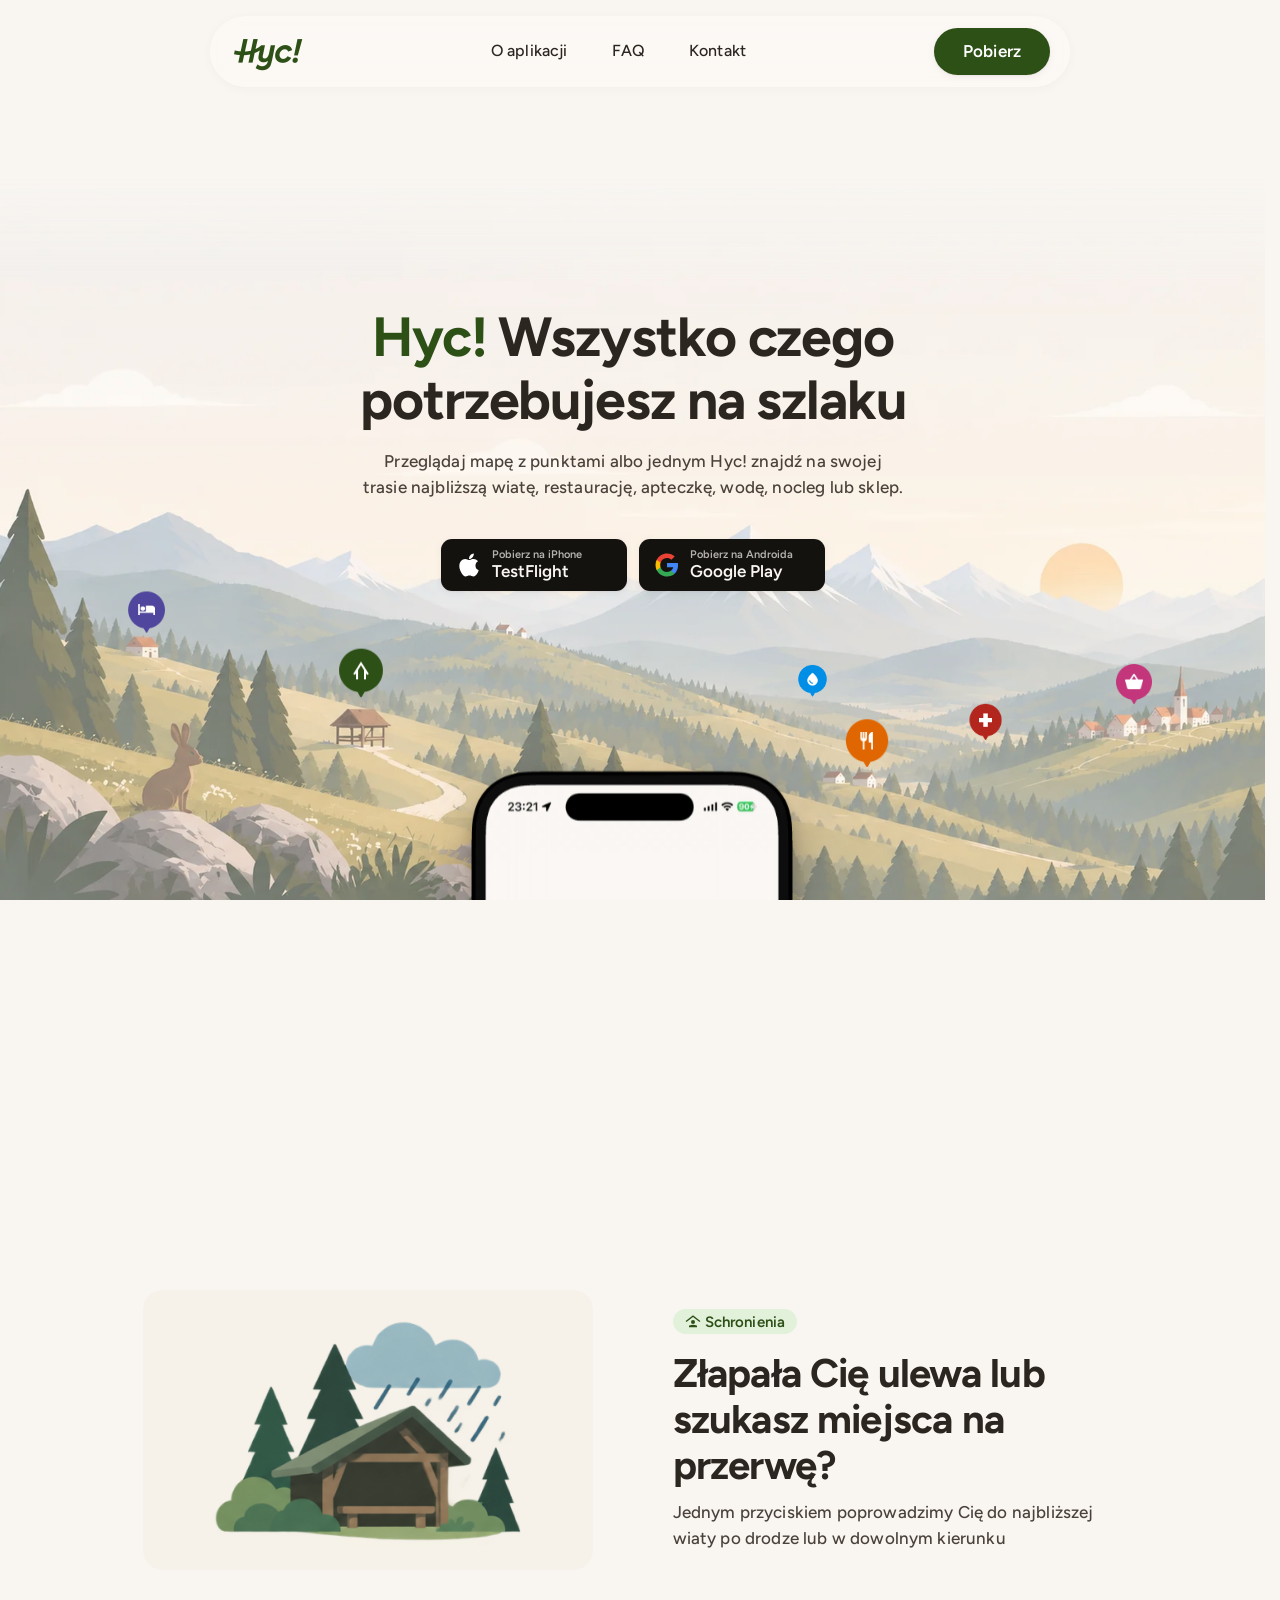
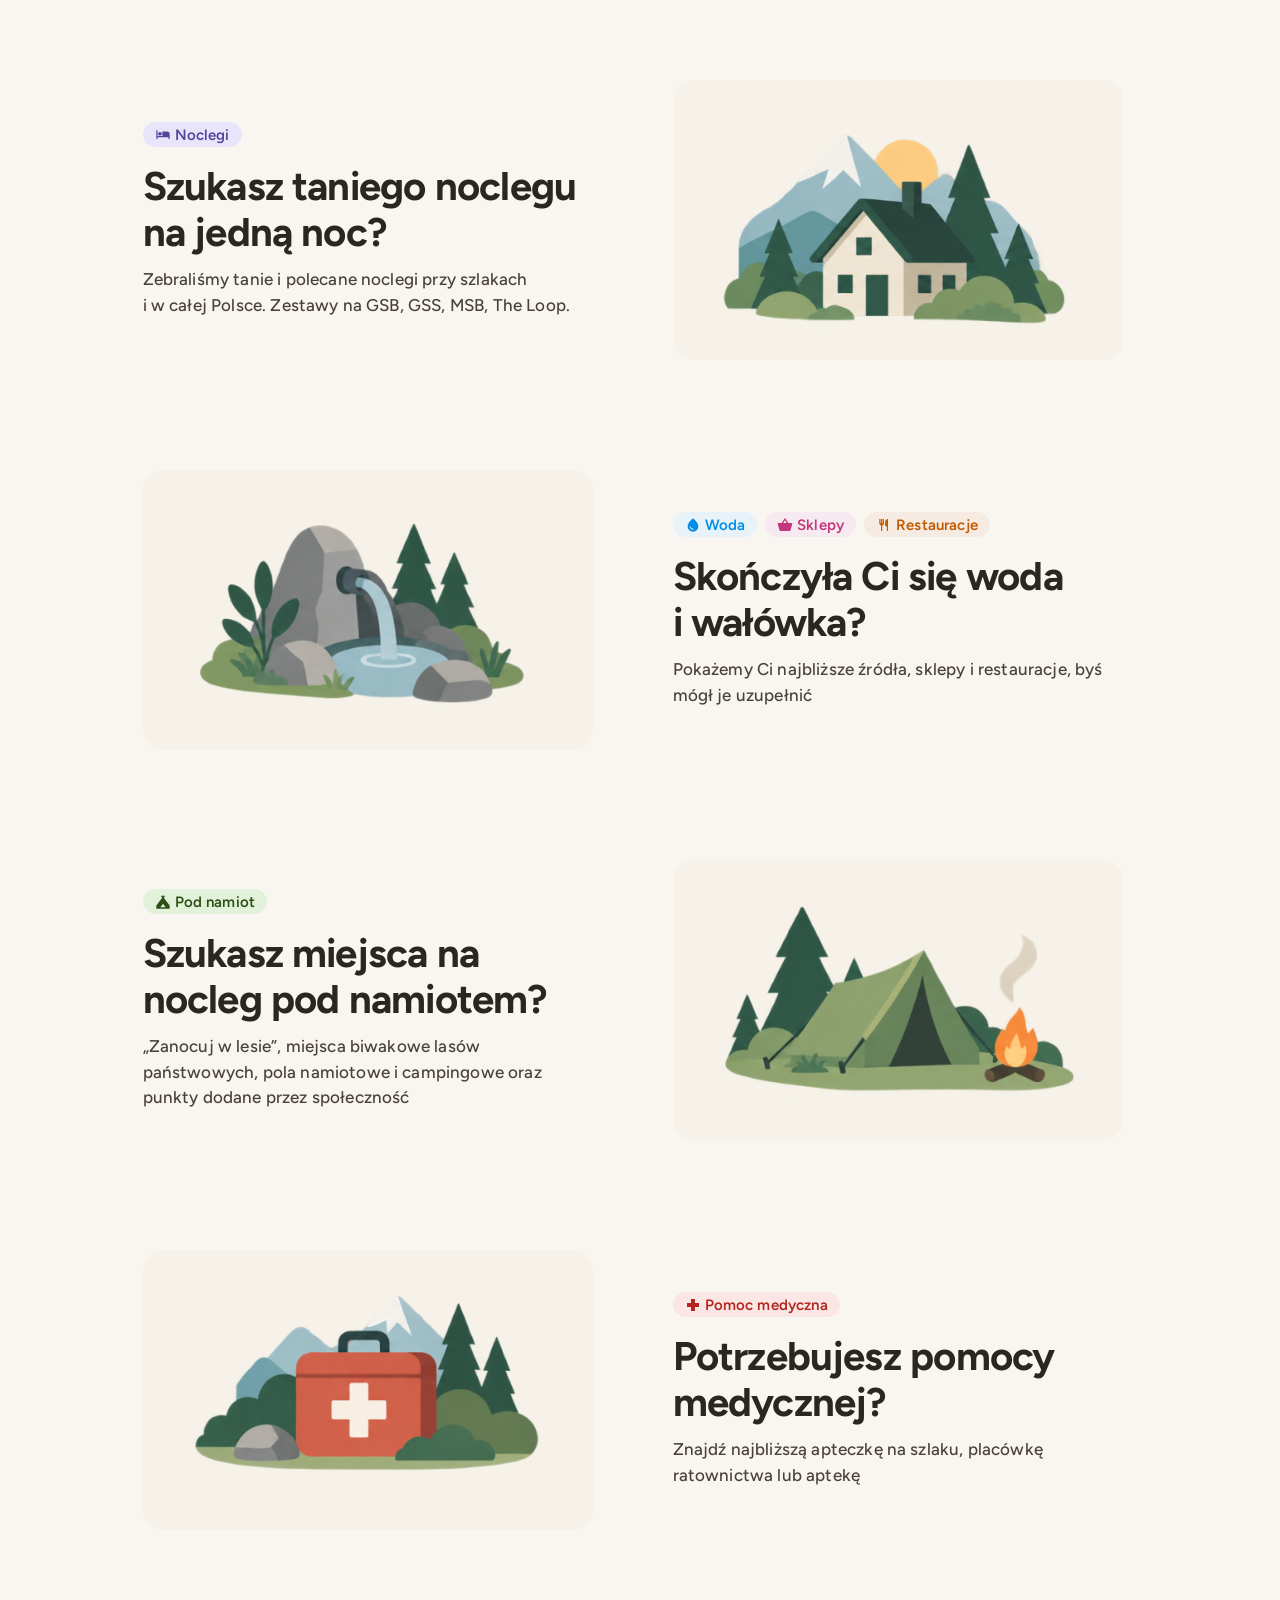
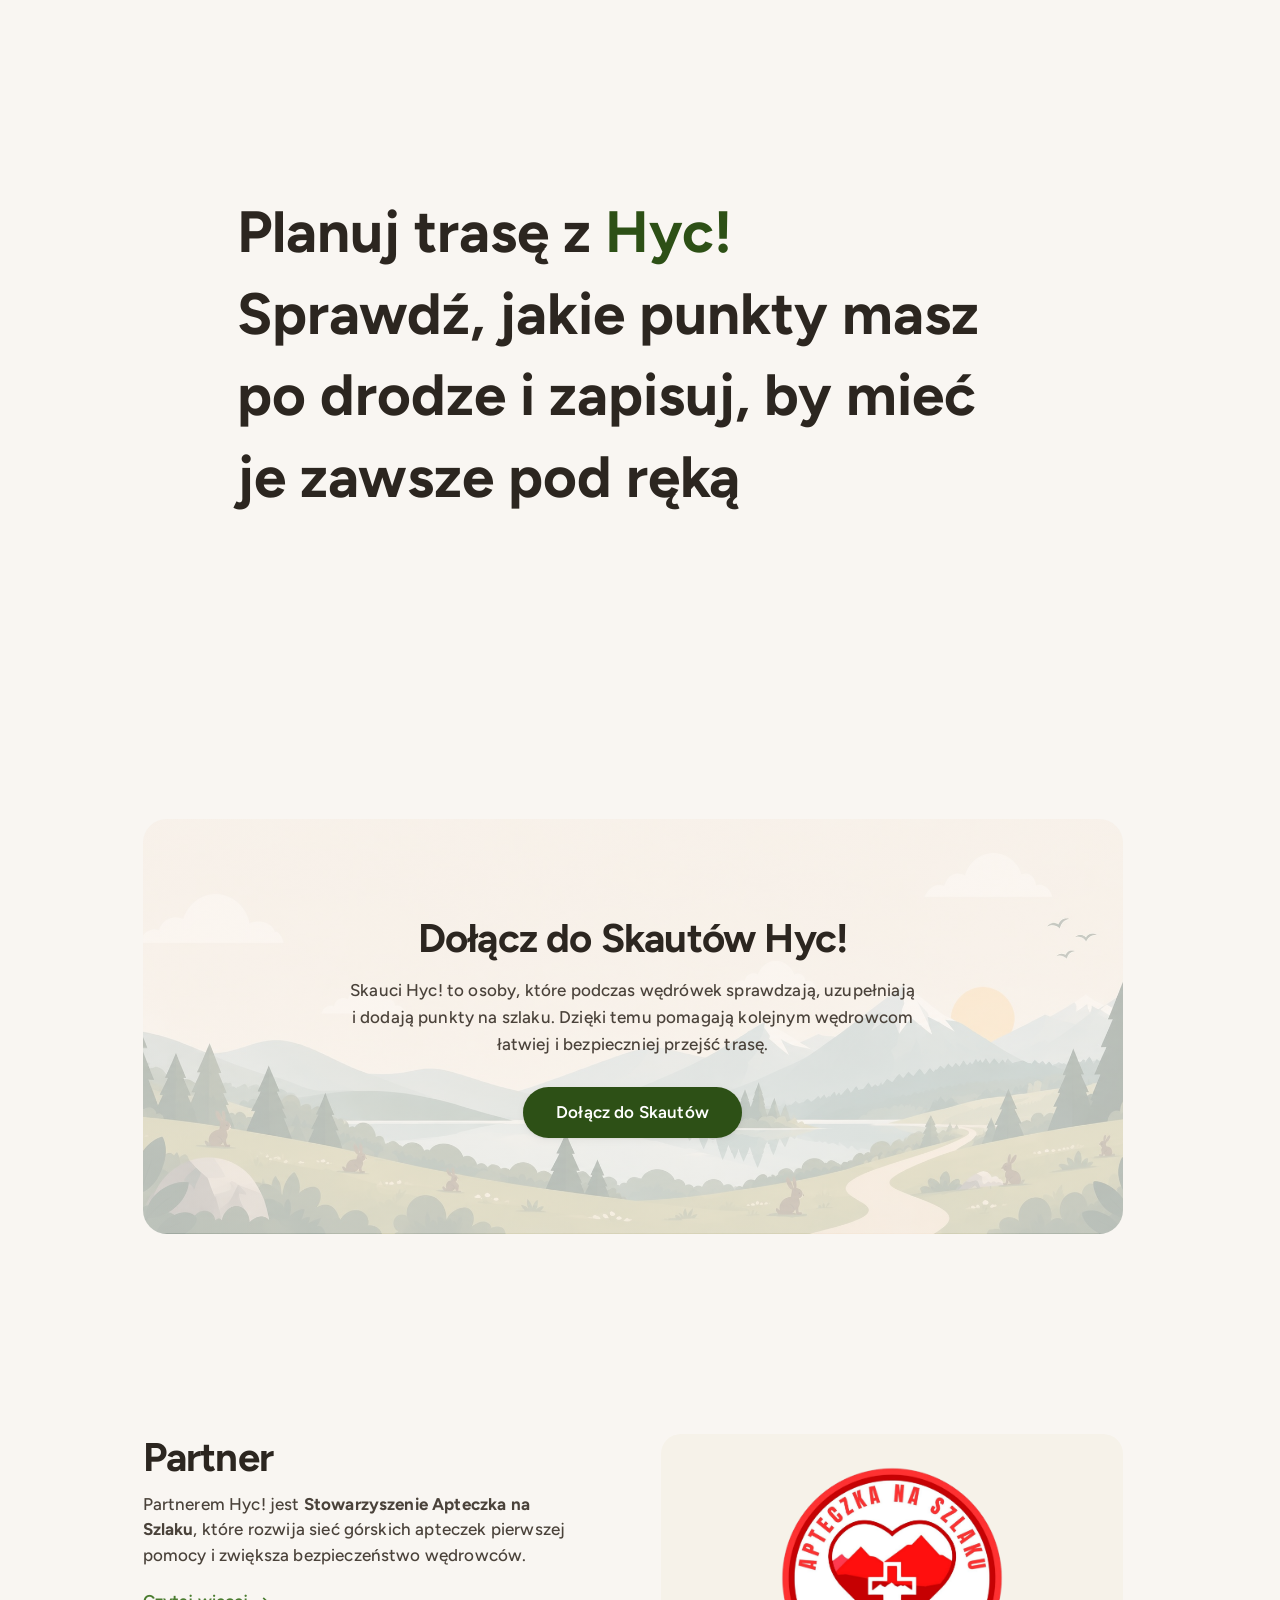
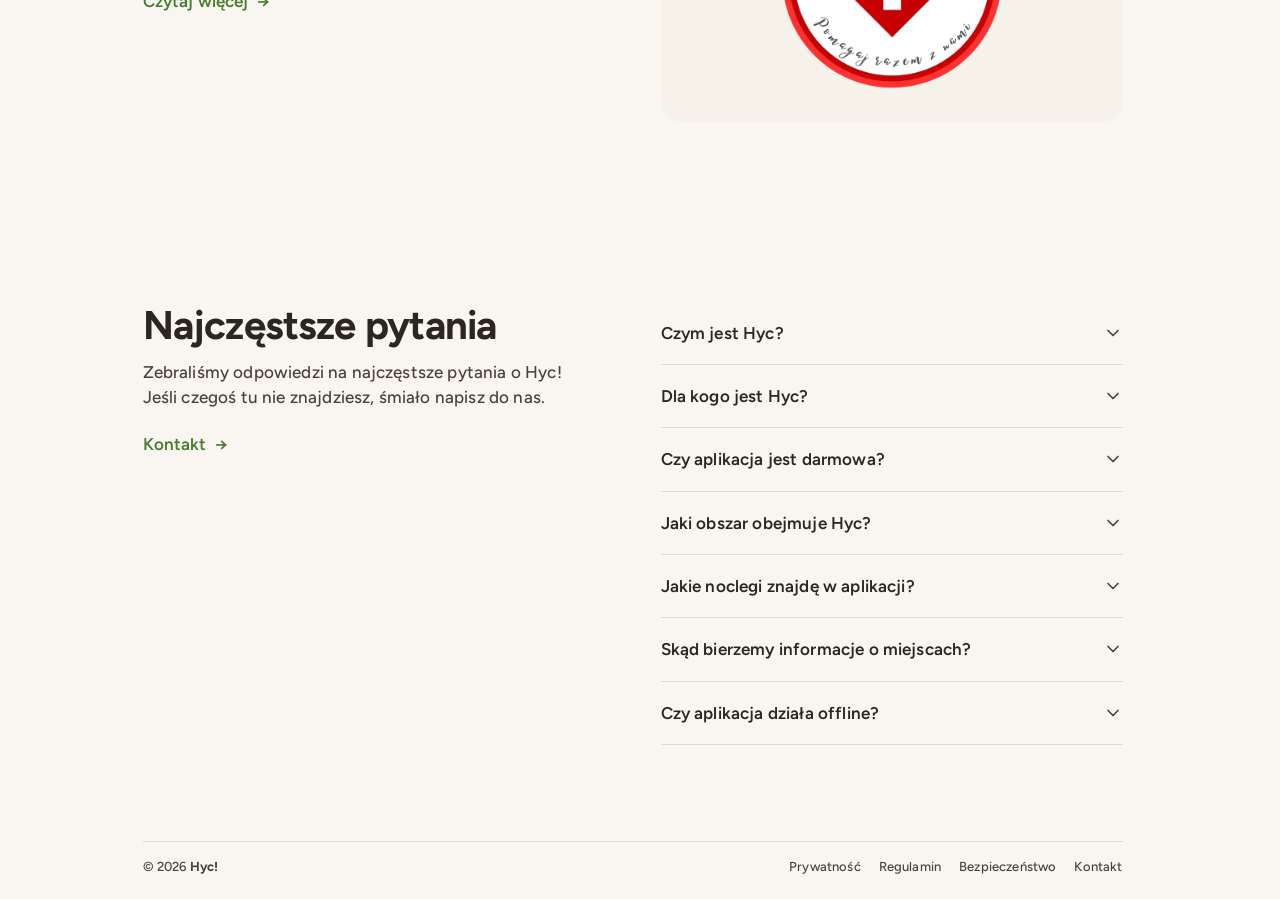
<file: index.html>
<!DOCTYPE html>
<html lang="pl">
<head>
  <meta charset="utf-8">
  <meta name="viewport" content="width=device-width, initial-scale=1">
  <meta name="tdm-reservation" content="1">
  <title>Hyc! Wszystko czego potrzebujesz na szlaku</title>
  <meta name="description" content="Hyc! to aplikacja na szlak. Jednym przyciskiem znajdziesz najbliższą wiatę, wodę, nocleg, sklep, restaurację albo apteczkę. Dołącz do testów na iOS i Androidzie.">
  <meta name="theme-color" content="#F0EBE0">
  <link rel="icon" href="favicon.svg" type="image/svg+xml">
  <!-- apple-touch-icon MUSI byc PNG — iOS nie czyta SVG i przy braku rastra
       robi wlasny zrzut strony jako ikone na ekranie glownym. -->
  <link rel="apple-touch-icon" sizes="180x180" href="assets/apple-touch-icon.png">

  <!-- Open Graph / social preview (podgląd linku na sociale) -->
  <meta property="og:type" content="website">
  <meta property="og:site_name" content="Hyc!">
  <meta property="og:title" content="Hyc! Wszystko czego potrzebujesz na szlaku">
  <meta property="og:description" content="Najbliższa wiata, woda, nocleg, sklep, restauracja i apteczka na Twojej trasie. Dołącz do testów Hyc! na iOS i Androidzie.">
  <meta property="og:image" content="assets/og-image.jpg?v=20261029">
  <meta property="og:image:width" content="1200">
  <meta property="og:image:height" content="630">
  <meta property="og:locale" content="pl_PL">
  <meta name="twitter:card" content="summary_large_image">
  <meta name="twitter:title" content="Hyc! Wszystko czego potrzebujesz na szlaku">
  <meta name="twitter:description" content="Najbliższa wiata, woda, nocleg, sklep, restauracja i apteczka na Twojej trasie. Dołącz do testów Hyc! na iOS i Androidzie.">
  <meta name="twitter:image" content="assets/og-image.jpg?v=20261029">

  <link rel="preload" href="assets/fonts/Figtree-Variable.woff2" as="font" type="font/woff2" crossorigin>
  <link rel="preload" as="image" type="image/webp"
        imagesrcset="assets/hero/hero-bg-1200.webp?v=8 1200w, assets/hero/hero-bg-1800.webp?v=8 1800w, assets/hero/hero-bg-2560.webp?v=8 2560w, assets/hero/hero-bg-3840.webp?v=8 3840w"
        imagesizes="((max-width: 899px) or (max-aspect-ratio: 13/10)) 170vw, 100vw">
  <!-- ?v= na CSS i JS jest obowiązkowe — podbij przy każdym wydaniu. Strona
       stoi na GitHub Pages, które ignorują plik `_headers` (format Netlify/
       Cloudflare Pages) i serwują wszystko z Cache-Control: max-age=600. Bez
       wersji w URL-u przeglądarka po deployu potrafi skleić nowy index.html
       ze starym styles.css. Wersja w URL-u wymusza świeże pobranie, bo to
       inny zasób. -->
  <link rel="stylesheet" href="styles.css?v=2026102915">
</head>
<body class="page-home">
  <!-- Górny pasek: strona ma sekcje pod hero (O aplikacji, FAQ, Kontakt)
       i potrzebuje stałej nawigacji do nich. Logo stoi tu, nie w hero. -->
  <header class="topbar hero-intro">
    <div class="topbar-inner">
      <a href="#top" class="topbar-logo" aria-label="Hyc! - strona główna">
        <img src="assets/logo-69.png?v=2" srcset="assets/logo-69.png?v=2 1x, assets/logo-138.png?v=2 2x, assets/logo-207.png?v=2 3x" alt="Hyc!" width="69" height="32">
      </a>

      <nav class="topbar-nav" aria-label="Główna nawigacja">
        <a href="o-aplikacji.html">O aplikacji</a>
        <a href="#faq">FAQ</a>
        <a href="kontakt.html">Kontakt</a>
      </nav>

      <!-- Hamburger — bez niego linki na <768px nie miały żadnego sposobu
           otwarcia (display:none bez przełącznika). Trzecie dziecko obok
           logo/CTA na mobile (nav chowa się, patrz styles.css). -->
      <button type="button" class="topbar-burger" aria-expanded="false" aria-controls="mobile-nav" aria-label="Otwórz menu">
        <svg class="icon-menu" viewBox="0 0 24 24" width="24" height="24" aria-hidden="true"><path fill="currentColor" d="M2.797 18.293V16.018H21.203V18.293ZM2.797 13.138V10.862H21.203V13.138ZM2.797 7.982V5.707H21.203V7.982Z"/></svg>
        <svg class="icon-close" viewBox="0 0 24 24" width="24" height="24" aria-hidden="true"><path fill="currentColor" d="M6.4 19.191L4.809 17.6L10.409 12.0L4.809 6.4L6.4 4.809L12.0 10.409L17.6 4.809L19.191 6.4L13.591 12.0L19.191 17.6L17.6 19.191L12.0 13.591Z"/></svg>
      </button>

      <!-- Link na osobną stronę, nie modal TestFlight jak baton na hero — tu
           dopiero trafią docelowe linki do sklepów, gdy apka będzie tam
           publicznie dostępna. -->
      <a class="store-btn store-btn--primary store-btn--nav" href="pobierz.html" data-goatcounter-click="index-menu-pobierz">Pobierz</a>
    </div>
    <div class="nav-backdrop" aria-hidden="true"></div>
    <nav class="topbar-nav-mobile" id="mobile-nav" aria-label="Główna nawigacja (mobile)" hidden>
      <a href="o-aplikacji.html"><span>O aplikacji</span><svg class="nav-arrow" viewBox="0 0 24 24" width="20" height="20" fill="none" stroke="currentColor" stroke-width="2" stroke-linecap="round" stroke-linejoin="round" aria-hidden="true"><path d="M5 12h14"/><path d="m12 5 7 7-7 7"/></svg></a>
      <a href="#faq"><span>FAQ</span><svg class="nav-arrow" viewBox="0 0 24 24" width="20" height="20" fill="none" stroke="currentColor" stroke-width="2" stroke-linecap="round" stroke-linejoin="round" aria-hidden="true"><path d="M5 12h14"/><path d="m12 5 7 7-7 7"/></svg></a>
      <a href="kontakt.html"><span>Kontakt</span><svg class="nav-arrow" viewBox="0 0 24 24" width="20" height="20" fill="none" stroke="currentColor" stroke-width="2" stroke-linecap="round" stroke-linejoin="round" aria-hidden="true"><path d="M5 12h14"/><path d="m12 5 7 7-7 7"/></svg></a>
      <a href="pobierz.html" data-goatcounter-click="index-menu-pobierz"><span>Pobierz</span><svg class="nav-arrow" viewBox="0 0 24 24" width="20" height="20" fill="none" stroke="currentColor" stroke-width="2" stroke-linecap="round" stroke-linejoin="round" aria-hidden="true"><path d="M5 12h14"/><path d="m12 5 7 7-7 7"/></svg></a>
    </nav>
  </header>

  <div class="wrap">

    <main>
      <!-- Hero: scena przypięta (sticky) na czas pierwszego scrolla. Pierwszy
           ruch w dół dokłada .is-pinned (main.js), a cała animacja (tekst i
           piny odjeżdżają, tło blednie, telefon wjeżdża i rośnie) to przejście
           czasowe w CSS.
           Bez JS albo przy „ogranicz ruch" zostaje statyczny układ: tło z
           tekstem, telefon pod spodem.
           Tło, piny i tekst to jedna kompozycja 16:9 skalowana jak `cover`
           (patrz .hero-scene w styles.css), żeby piny zawsze stały nad swoimi
           domkami niezależnie od proporcji okna. -->
      <section class="hero hero-intro" id="top" aria-label="Hyc!">
        <div class="hero-stage">
          <div class="hero-bg" aria-hidden="true">
            <div class="hero-scene">
              <img class="hero-img"
                   src="assets/hero/hero-bg-1800.webp?v=8"
                   srcset="assets/hero/hero-bg-1200.webp?v=8 1200w, assets/hero/hero-bg-1800.webp?v=8 1800w, assets/hero/hero-bg-2560.webp?v=8 2560w, assets/hero/hero-bg-3840.webp?v=8 3840w"
                   sizes="((max-width: 899px) or (max-aspect-ratio: 13/10)) 170vw, 100vw"
                   width="3840" height="2160" alt="" fetchpriority="high">
              <!-- Pozycje i szerokości pinów w % kadru 1670x942 z makiety Figmy
                   (x/1670, y/942, w/1670); --i to kolejność wejścia od lewej. -->
              <div class="hero-pins">
                <span class="pin" style="--x:10.12%;--y:55.52%;--w:3.71%;--i:0"><img src="assets/hero/pin-nocleg.webp?v=3" alt="" width="176" height="212"></span>
                <span class="pin" style="--x:26.59%;--y:63.16%;--w:4.37%;--i:1"><img src="assets/hero/pin-wiata.webp?v=3" alt="" width="176" height="212"></span>
                <span class="pin pin--woda" style="--x:62.81%;--y:66.99%;--w:2.4%;--i:2"><img src="assets/hero/pin-woda.webp?v=3" alt="" width="176" height="212"></span>
                <span class="pin" style="--x:66.17%;--y:73.04%;--w:4.25%;--i:3"><img src="assets/hero/pin-jedzenie.webp?v=3" alt="" width="176" height="212"></span>
                <span class="pin" style="--x:75.93%;--y:71.34%;--w:3.23%;--i:4"><img src="assets/hero/pin-apteczka.webp?v=3" alt="" width="176" height="212"></span>
                <span class="pin" style="--x:87.37%;--y:65.71%;--w:3.59%;--i:5"><img src="assets/hero/pin-sklep.webp?v=3" alt="" width="176" height="212"></span>
              </div>
            </div>
          </div>

          <div class="hero-copy">
            <h1><span class="accent">Hyc!</span> Wszystko czego <br class="hero-br">potrzebujesz na&nbsp;szlaku</h1>
            <p class="hero-tags">Przeglądaj mapę z punktami albo jednym Hyc! znajdź na swojej trasie najbliższą wiatę, restaurację, apteczkę, wodę, nocleg lub sklep.</p>

            <div class="stores" id="stores">
              <!-- iOS wymaga apki TestFlight, której większość testerów jeszcze
                   nie ma — instalacja to więc DWA kliknięcia w ten sam przycisk
                   (TestFlight, potem po powrocie z App Store, Hyc!). Baton
                   wygląda jak zwykły „pobierz", modal niżej ustawia oczekiwania
                   PRZED pierwszym kliknięciem — Apple samo tego nie tłumaczy. -->
              <button class="store-btn store-btn--dark store-btn--compact" id="btn-ios-open" type="button" data-goatcounter-click="index-ios-otworz">
                <img src="assets/apple.svg" alt="">
                <span class="label"><small>Pobierz na iPhone</small><strong>TestFlight</strong></span>
              </button>

              <!-- Android idzie przez zamknięty test Play (grupa Google jako lista
                   testerów), więc instalacja ma dwa etapy: grupa → opt-in Play.
                   Tej złożoności NIE pokazujemy na ekranie głównym — baton wygląda
                   jak zwykły „pobierz", a cały proces prowadzi modal niżej. -->
              <button class="store-btn store-btn--dark store-btn--compact" id="btn-android-open" type="button" data-goatcounter-click="index-android-otworz">
                <img src="assets/google.svg" alt="">
                <span class="label"><small>Pobierz na Androida</small><strong>Google Play</strong></span>
              </button>
            </div>
          </div>

          <!-- Telefon: render z Rotato (ramka + ekran) jako wideo z przezroczystym
               tłem. Safari/iOS bierze HEVC z alfą (.mov), reszta przeglądarek
               WebM VP9 z alfą; typ „video/quicktime" omija Chrome, który HEVC
               odtworzyłby bez przezroczystości. main.js odpala wideo, gdy
               telefon jest cały widoczny (przy scrollu: postęp >= 0.98) i
               pauzuje, gdy znika z ekranu. Brak `autoplay` jest celowy, start
               należy do main.js. -->
          <div class="hero-phone" role="img" aria-label="Ekran aplikacji Hyc!: trasa do najbliższej bacówki">
            <video class="phone-video" poster="assets/hero/phone-poster.webp?v=4" muted playsinline preload="metadata">
              <source src="assets/hero/phone.mov?v=3" type='video/quicktime; codecs="hvc1"'>
              <source src="assets/hero/phone.webm?v=3" type="video/webm">
            </video>
          </div>
        </div>
      </section>

      <!-- Grafika w karcie + nagłówek/bullety obok, kolory/fonty własne. -->
      <section class="feature-list" id="about" aria-labelledby="about-title">
        <h2 class="visually-hidden" id="about-title">O aplikacji</h2>
        <!-- 6 bulletów, każdy z własną grafiką (assets/feature/feature-1..6.png,
             kolejność 1:1 z
             kolejnością bulletów góra-dół) i własnym tekstem (pytanie +
             odpowiedź). -->
        <div class="feature-row">
          <img class="feature-media" src="assets/feature/feature-1.png" alt="" width="440" height="280" loading="lazy">
          <div class="feature-copy">
            <div class="feature-tags">
              <span class="feature-tag feature-tag--schronienia"><svg viewBox="0 0 24 24" aria-hidden="true"><path d="M23 10.4004L21.7998 12L12 4.52539L2.2002 12L1 10.4004L12 2L23 10.4004Z"/><circle cx="12" cy="12" r="3"/><path d="M18 20H6V17.5C6 17.5 8.5 16 12 16C15.5 16 18 17.5 18 17.5V20Z"/></svg><span class="feature-tag-label">Schronienia</span></span>
            </div>
            <h3>Złapała Cię ulewa lub szukasz miejsca na przerwę?</h3>
            <p>Jednym przyciskiem poprowadzimy Cię do najbliższej wiaty po drodze lub w dowolnym kierunku</p>
          </div>
        </div>

        <div class="feature-row feature-row--reverse">
          <img class="feature-media" src="assets/feature/feature-2.png" alt="" width="440" height="280" loading="lazy">
          <div class="feature-copy">
            <div class="feature-tags">
              <span class="feature-tag feature-tag--noclegi"><svg viewBox="0 0 24 24" aria-hidden="true"><path fill-rule="evenodd" clip-rule="evenodd" d="M2 18V5H3.81818V13.6667H11.0909V6.73333H18.3636C19.3636 6.73333 20.2197 7.07278 20.9318 7.75167C21.6439 8.43056 22 9.24667 22 10.2V18H20.1818V15.4H3.81818V18H2ZM5.52273 12.0417C4.99242 11.5361 4.72727 10.9222 4.72727 10.2C4.72727 9.47778 4.99242 8.86389 5.52273 8.35833C6.05303 7.85278 6.69697 7.6 7.45455 7.6C8.21212 7.6 8.85606 7.85278 9.38636 8.35833C9.91667 8.86389 10.1818 9.47778 10.1818 10.2C10.1818 10.9222 9.91667 11.5361 9.38636 12.0417C8.85606 12.5472 8.21212 12.8 7.45455 12.8C6.69697 12.8 6.05303 12.5472 5.52273 12.0417Z"/></svg><span class="feature-tag-label">Noclegi</span></span>
            </div>
            <h3>Szukasz taniego noclegu na&nbsp;jedną noc?</h3>
            <p>Zebraliśmy tanie i&nbsp;polecane noclegi przy szlakach i&nbsp;w&nbsp;całej Polsce. Zestawy na GSB, GSS, MSB, The Loop.</p>
          </div>
        </div>

        <div class="feature-row">
          <img class="feature-media" src="assets/feature/feature-3.png" alt="" width="440" height="280" loading="lazy">
          <div class="feature-copy">
            <div class="feature-tags">
              <span class="feature-tag feature-tag--woda"><svg viewBox="0 0 24 24" aria-hidden="true"><path fill-rule="evenodd" clip-rule="evenodd" d="M12.275 19C12.475 18.9833 12.6458 18.9042 12.7875 18.7625C12.9292 18.6208 13 18.45 13 18.25C13 18.0167 12.925 17.8292 12.775 17.6875C12.625 17.5458 12.4333 17.4833 12.2 17.5C11.5167 17.55 10.7917 17.3625 10.025 16.9375C9.25833 16.5125 8.775 15.7417 8.575 14.625C8.54167 14.4417 8.45417 14.2917 8.3125 14.175C8.17083 14.0583 8.00833 14 7.825 14C7.59167 14 7.4 14.0875 7.25 14.2625C7.1 14.4375 7.05 14.6417 7.1 14.875C7.38333 16.3917 8.05 17.475 9.1 18.125C10.15 18.775 11.2083 19.0667 12.275 19ZM6.2875 19.65C4.7625 18.0833 4 16.1333 4 13.8C4 12.1333 4.6625 10.3208 5.9875 8.3625C7.3125 6.40417 9.31667 4.28333 12 2C14.6833 4.28333 16.6875 6.40417 18.0125 8.3625C19.3375 10.3208 20 12.1333 20 13.8C20 16.1333 19.2375 18.0833 17.7125 19.65C16.1875 21.2167 14.2833 22 12 22C9.71667 22 7.8125 21.2167 6.2875 19.65Z"/></svg><span class="feature-tag-label">Woda</span></span>
              <span class="feature-tag feature-tag--sklepy"><svg viewBox="0 0 24 24" aria-hidden="true"><path fill-rule="evenodd" clip-rule="evenodd" d="M11.9749 2C12.1416 2 12.3005 2.04167 12.4505 2.125C12.6003 2.20831 12.7168 2.31697 12.8001 2.4502L17.2005 9H22.0003C22.3335 9.00007 22.5958 9.1338 22.7874 9.40039C22.979 9.667 23.0338 9.9588 22.9505 10.2754L20.3997 19.5254C20.2664 19.9585 20.025 20.313 19.6751 20.5879C19.3251 20.8628 18.9249 21 18.4749 21H5.52472C5.07505 20.9999 4.6753 20.8626 4.3255 20.5879C3.97558 20.313 3.73327 19.9586 3.59991 19.5254L1.05011 10.2754C0.966816 9.95889 1.02079 9.66695 1.21222 9.40039C1.40388 9.13372 1.66697 9 2.0003 9H6.7503L11.1497 2.4502C11.233 2.31686 11.3503 2.20833 11.5003 2.125C11.6502 2.04176 11.8084 2.00002 11.9749 2ZM9.17511 9H14.8001L11.9749 4.7998L9.17511 9Z"/></svg><span class="feature-tag-label">Sklepy</span></span>
              <span class="feature-tag feature-tag--restauracje"><svg viewBox="0 0 24 24" aria-hidden="true"><path d="M7.6 21V12.765C6.86333 12.555 6.24583 12.135 5.7475 11.505C5.24917 10.875 5 10.14 5 9.3V3H6.73333V9.3H7.6V3H9.33333V9.3H10.2V3H11.9333V9.3C11.9333 10.14 11.6842 10.875 11.1858 11.505C10.6875 12.135 10.07 12.555 9.33333 12.765V21H7.6ZM16.2667 21V13.8H13.6667V7.5C13.6667 6.255 14.0892 5.19375 14.9342 4.31625C15.7792 3.43875 16.8011 3 18 3V21H16.2667Z"/></svg><span class="feature-tag-label">Restauracje</span></span>
            </div>
            <h3>Skończyła Ci się woda i&nbsp;wałówka?</h3>
            <p>Pokażemy Ci najbliższe źródła, sklepy i&nbsp;restauracje, byś mógł je uzupełnić</p>
          </div>
        </div>

        <div class="feature-row feature-row--reverse">
          <img class="feature-media" src="assets/feature/feature-4.png" alt="" width="440" height="280" loading="lazy">
          <div class="feature-copy">
            <div class="feature-tags">
              <span class="feature-tag feature-tag--namiot"><svg viewBox="0 0 24 24" aria-hidden="true"><path fill-rule="evenodd" clip-rule="evenodd" d="M2 22V17.35L10.75 5.55L9 3.2L10.6 2L12 3.875L13.4 2L15 3.2L13.25 5.55L22 17.35V22H2ZM8.225 20H15.775L12 14.725L8.225 20Z"/></svg><span class="feature-tag-label">Pod namiot</span></span>
            </div>
            <h3>Szukasz miejsca na nocleg pod&nbsp;namiotem?</h3>
            <p>„Zanocuj w&nbsp;lesie”, miejsca biwakowe lasów państwowych, pola namiotowe i&nbsp;campingowe oraz punkty dodane przez społeczność</p>
          </div>
        </div>

        <div class="feature-row">
          <img class="feature-media" src="assets/feature/feature-6.png" alt="" width="440" height="280" loading="lazy">
          <div class="feature-copy">
            <div class="feature-tags">
              <span class="feature-tag feature-tag--medyczna"><svg viewBox="0 0 24 24" aria-hidden="true"><path d="M15 9H21V15H15V21H9V15H3V9H9V3H15V9Z"/></svg><span class="feature-tag-label">Pomoc medyczna</span></span>
            </div>
            <h3>Potrzebujesz pomocy medycznej?</h3>
            <p>Znajdź najbliższą apteczkę na&nbsp;szlaku, placówkę ratownictwa lub aptekę</p>
          </div>
        </div>
      </section>

      <!-- Sekcja ze szlakiem: tekst to prawdziwy HTML (czytnik ekranu, wyszukiwarka,
           zaznaczanie), szlak to inline SVG pod nim. Całość to „artboard" o stałych
           proporcjach, skalowany z szerokością (kontener `cqw`): desktop 1695x1025
           jak w makiecie, mobile osobny pionowy układ 390x720 z własną ścieżką.
           Szlak rysuje się raz, gdy sekcja wjeżdża w ekran (main.js): maska z
           grubszą linią odsłania kreskowaną ścieżkę, więc rytm kresek 100/40 zostaje
           nietknięty. Bez JS i przy „ogranicz ruch" szlak jest od razu cały. -->
      <section class="trail" aria-labelledby="trail-title">
        <div class="trail-stage trail-stage--wide">
          <svg class="trail-svg" viewBox="0 0 1695 1025" fill="none" aria-hidden="true" focusable="false">
            <defs>
              <mask id="trail-reveal-wide" maskUnits="userSpaceOnUse" x="0" y="0" width="1695" height="1025">
                <path class="trail-reveal" d="M170 220.403C277 36.3956 642.105 13.8584 661.5 236.903C683.5 489.903 154 373.895 222 720.405C281.291 1022.54 630 998.642 764 803.649C879.206 636.004 792.5 249.142 1077.5 297.142C1347.61 342.634 1077.5 834.117 1550.5 720.405" stroke="#fff" stroke-width="64" pathLength="1000"/>
              </mask>
            </defs>
            <path d="M170 220.403C277 36.3956 642.105 13.8584 661.5 236.903C683.5 489.903 154 373.895 222 720.405C281.291 1022.54 630 998.642 764 803.649C879.206 636.004 792.5 249.142 1077.5 297.142C1347.61 342.634 1077.5 834.117 1550.5 720.405" stroke="#E8352B" stroke-width="32" stroke-dasharray="100 40" mask="url(#trail-reveal-wide)"/>
          </svg>
        </div>
        <div class="trail-stage trail-stage--narrow">
          <svg class="trail-svg" viewBox="0 0 390 590" fill="none" aria-hidden="true" focusable="false">
            <defs>
              <mask id="trail-reveal-narrow" maskUnits="userSpaceOnUse" x="0" y="0" width="390" height="590">
                <path class="trail-reveal" d="M302.7 40.0C370.6 79.5 378.9 214.1 296.7 221.3C203.3 229.4 246.1 34.1 118.3 59.2C6.9 81.0 15.7 209.7 87.6 259.1C149.5 301.6 292.1 269.6 274.4 374.7C257.7 474.3 76.4 374.7 118.3 549.2" stroke="#fff" stroke-width="26.0" pathLength="1000"/>
              </mask>
            </defs>
            <path d="M302.7 40.0C370.6 79.5 378.9 214.1 296.7 221.3C203.3 229.4 246.1 34.1 118.3 59.2C6.9 81.0 15.7 209.7 87.6 259.1C149.5 301.6 292.1 269.6 274.4 374.7C257.7 474.3 76.4 374.7 118.3 549.2" stroke="#E8352B" stroke-width="11.8" stroke-dasharray="36.9 14.8" mask="url(#trail-reveal-narrow)"/>
          </svg>
        </div>
        <div class="trail-copy">
          <h2 class="trail-title" id="trail-title">Planuj trasę z&nbsp;<span class="accent">Hyc!</span></h2>
          <p class="trail-text">Sprawdź, jakie<br class="trail-br-m"> punkty masz<br class="trail-br"> po<br class="trail-br-m"> drodze i&nbsp;zapisuj,<br class="trail-br-m"> by&nbsp;mieć<br class="trail-br"> je<br class="trail-br-m"> zawsze pod&nbsp;ręką</p>
        </div>
      </section>

      <!-- CTA banner — karta na zdjęciu, wyśrodkowany nagłówek + tekst + baton
           (assets/skauci-bg.jpg, ta sama ilustracja stylistycznie co "Zanocuj
           w lesie": łąka/jezioro/góry/zające). Link do grupy Skautów Hyc! na
           Facebooku — ten sam adres co w FAQ o Skautach; przy zmianie
           zaktualizuj oba miejsca. -->
      <section class="scouts-cta">
        <div class="scouts-cta-inner">
          <h2>Dołącz do Skautów Hyc!</h2>
          <p>Skauci Hyc! to osoby, które podczas wędrówek sprawdzają, uzupełniają i&nbsp;dodają punkty na szlaku. Dzięki temu pomagają kolejnym wędrowcom łatwiej i&nbsp;bezpieczniej przejść trasę.</p>
          <a class="store-btn store-btn--primary store-btn--nav" href="https://www.facebook.com/groups/1094210523037520/" target="_blank" rel="noopener" data-goatcounter-click="index-fb-grupa">Dołącz do Skautów</a>
        </div>
      </section>

      <section class="partnerships" aria-label="Partner">
        <div class="faq-intro">
          <h2 class="faq-heading">Partner</h2>
          <p class="faq-subheading">Partnerem Hyc! jest <strong>Stowarzyszenie Apteczka na Szlaku</strong>, które rozwija sieć górskich apteczek pierwszej pomocy i&nbsp;zwiększa bezpieczeństwo wędrowców.</p>
          <a class="about-link partnerships-btn" href="https://www.facebook.com/ApteczkaNaSzlaku" target="_blank" rel="noopener">Czytaj więcej <span aria-hidden="true">→</span></a>
        </div>
        <div class="partnerships-logo">
          <img src="assets/apteczka-na-szlaku.png" alt="Logo Stowarzyszenia Apteczka na Szlaku — serce z górami i krzyżem pierwszej pomocy" width="240" height="240" loading="lazy">
        </div>
      </section>

      <!-- FAQ — nagłówek w lewej kolumnie, accordion w prawej, kolory/fonty
           własne. Natywny <details>/<summary>: focus, klawiatura (Enter/
           Space) i stan otwarcia za darmo, bez JS. -->
      <section class="faq" id="faq" aria-label="Najczęściej zadawane pytania">
        <div class="faq-intro">
          <h2 class="faq-heading">Najczęstsze pytania</h2>
          <p class="faq-subheading">Zebraliśmy odpowiedzi na najczęstsze pytania o Hyc! Jeśli czegoś tu nie znajdziesz, śmiało napisz do nas.</p>
          <a class="about-link" href="kontakt.html">Kontakt <span aria-hidden="true">→</span></a>
        </div>

        <div class="faq-list">
          <details class="faq-item">
            <summary>
              <span>Czym jest Hyc?</span>
              <svg class="faq-chevron" aria-hidden="true" viewBox="0 0 24 24" fill="none" stroke="currentColor" stroke-width="2" stroke-linecap="round" stroke-linejoin="round"><path d="M6 9l6 6 6-6"/></svg>
            </summary>
            <p class="faq-answer">Hyc! to aplikacja, która bez&nbsp;zatrzymywania się podczas marszu, jedną ręką pomaga znaleźć wszystko, czego potrzebujesz na&nbsp;szlaku. Prowadzi do&nbsp;najbliższego celu przed&nbsp;Tobą lub dookoła. Znajdziesz w&nbsp;niej między innymi schronienia, noclegi, miejsca na namiot, źródła wody, apteczki, restauracje i&nbsp;sklepy.</p>
            <p class="faq-answer">Możesz też swobodnie przeglądać mapę, wyszukiwać interesujące Cię miejsca i&nbsp;zapisywać je na później.</p>
          </details>

          <details class="faq-item">
            <summary>
              <span>Dla kogo jest Hyc?</span>
              <svg class="faq-chevron" aria-hidden="true" viewBox="0 0 24 24" fill="none" stroke="currentColor" stroke-width="2" stroke-linecap="round" stroke-linejoin="round"><path d="M6 9l6 6 6-6"/></svg>
            </summary>
            <p class="faq-answer">Hyc! jest dla każdego wędrowca, niezależnie od doświadczenia i długości trasy. Dla rodziców z dziećmi, którzy chcą czuć się pewniej na szlaku i wiedzieć, gdzie po drodze będą mogli schować się przed ulewą albo znaleźć środki do odkażenia rany. Dla doświadczonych wędrowców, którzy ruszają na długie szlaki i chcą lepiej przygotować się do drogi. Dla każdego, kto chce mieć pod ręką informacje o tym, co czeka go na szlaku.</p>
          </details>

          <details class="faq-item">
            <summary>
              <span>Czy aplikacja jest darmowa?</span>
              <svg class="faq-chevron" aria-hidden="true" viewBox="0 0 24 24" fill="none" stroke="currentColor" stroke-width="2" stroke-linecap="round" stroke-linejoin="round"><path d="M6 9l6 6 6-6"/></svg>
            </summary>
            <p class="faq-answer">Tak. Wszystkie obecne funkcje Hyc! są i&nbsp;zawsze będą darmowe. W&nbsp;przyszłości planujemy rozbudowywać aplikację i&nbsp;mogą pojawić się dodatkowe, płatne funkcje.</p>
          </details>

          <details class="faq-item">
            <summary>
              <span>Jaki obszar obejmuje Hyc?</span>
              <svg class="faq-chevron" aria-hidden="true" viewBox="0 0 24 24" fill="none" stroke="currentColor" stroke-width="2" stroke-linecap="round" stroke-linejoin="round"><path d="M6 9l6 6 6-6"/></svg>
            </summary>
            <p class="faq-answer">Na razie Hyc! obejmuje całą Polskę oraz obszar do 50 km od&nbsp;polskiej granicy na terenie Czech i&nbsp;Słowacji. To dopiero początek. Z&nbsp;czasem będziemy rozszerzać mapę o&nbsp;kolejne państwa.</p>
          </details>

          <details class="faq-item">
            <summary>
              <span>Jakie noclegi znajdę w&nbsp;aplikacji?</span>
              <svg class="faq-chevron" aria-hidden="true" viewBox="0 0 24 24" fill="none" stroke="currentColor" stroke-width="2" stroke-linecap="round" stroke-linejoin="round"><path d="M6 9l6 6 6-6"/></svg>
            </summary>
            <p class="faq-answer">Znajdziesz tu wybrane przez nas niedrogie noclegi. Szczególnie te położone przy szlakach, a&nbsp;także ogólnodostępne chatki górskie, bacówki, schrony.</p>
          </details>

          <details class="faq-item">
            <summary>
              <span>Skąd bierzemy informacje o&nbsp;miejscach?</span>
              <svg class="faq-chevron" aria-hidden="true" viewBox="0 0 24 24" fill="none" stroke="currentColor" stroke-width="2" stroke-linecap="round" stroke-linejoin="round"><path d="M6 9l6 6 6-6"/></svg>
            </summary>
            <p class="faq-answer">Bazę budujemy na&nbsp;publicznie dostępnych źródłach, które łączymy i&nbsp;weryfikujemy. Dalej rozwija ją&nbsp;nasza społeczność. Nowe punkty mogą dodawać i&nbsp;aktualizować zarówno użytkownicy, jak i&nbsp;Skauci Hyc!, którzy od&nbsp;czasu do czasu biorą też udział w&nbsp;płatnych akcjach terenowych, sprawdzając miejsca na&nbsp;szlaku i&nbsp;dodając zdjęcia.</p>
            <p class="faq-answer">Chcesz zostać Skautem Hyc? Dołącz do społeczności <a href="https://www.facebook.com/groups/1094210523037520/" target="_blank" rel="noopener" data-goatcounter-click="index-fb-grupa">tutaj</a>.</p>
          </details>

          <details class="faq-item">
            <summary>
              <span>Czy aplikacja działa offline?</span>
              <svg class="faq-chevron" aria-hidden="true" viewBox="0 0 24 24" fill="none" stroke="currentColor" stroke-width="2" stroke-linecap="round" stroke-linejoin="round"><path d="M6 9l6 6 6-6"/></svg>
            </summary>
            <p class="faq-answer">Obecnie aplikacja wymaga połączenia z&nbsp;internetem. Tryb offline, pobieranie map i&nbsp;więcej nowych funkcji będą dostępne w&nbsp;okolicach stycznia 2027.</p>
          </details>
        </div>
      </section>

    </main>

    <footer id="kontakt">
      <span>© <span id="year">2026</span> <strong>Hyc!</strong></span>
      <span class="spacer"></span>
      <a href="legal/privacy.html">Prywatność</a>
      <a href="legal/eula.html">Regulamin</a>
      <a href="legal/warunki_bezpiecznego_korzystania.html">Bezpieczeństwo</a>
      <!-- Play wymaga PUBLICZNEGO adresu, pod którym da się zażądać usunięcia
           konta — także wtedy, gdy usunięcie działa w aplikacji (Data deletion
           w formularzu App content). Link musi być osiągalny bez logowania. -->
      <a href="kontakt.html">Kontakt</a>
    </footer>

  </div>

  <!-- Instalacja na Androida — cały proces w jednym oknie, dwa kroki.
       Wzorzec: editable stepper (UX Patterns / NN-g) — kroki są klikalne,
       więc user wraca i skacze swobodnie, nie tylko liniowo. Natywny <dialog>
       daje focus trap, Escape i backdrop bez własnego kodu. -->
  <dialog class="flow-modal" id="android-modal" aria-labelledby="modal-title">
    <p class="modal-intro">By umożliwić testowanie, Google wymaga dwóch kroków. Przeprowadzimy Cię przez nie</p>

    <nav class="stepper" aria-label="Postęp instalacji">
      <ol>
        <li><button class="stepper-btn is-current" type="button" data-goto="1"><span class="stepper-num">1</span><span class="stepper-name">Grupa</span></button></li>
        <li><button class="stepper-btn" type="button" data-goto="2"><span class="stepper-num">2</span><span class="stepper-name">Dostęp</span></button></li>
      </ol>
    </nav>

    <div class="modal-body" id="modal-body">

      <section class="modal-step" data-step="1">
        <p class="modal-eyebrow">Krok 1 z 2</p>
        <h2 class="modal-title" id="modal-title" tabindex="-1" autofocus>Dołącz do grupy testerów</h2>
        <p class="modal-lead">Google wymaga dołączenia do grupy testerów. Otworzymy ją w nowej karcie. Kliknij tam <strong>„Dołącz do grupy”</strong> i przejdź do następnego kroku.</p>

        <div class="modal-note">
          <p class="modal-note-title">Zaloguj się</p>
          <p class="modal-note-text">Jeśli nie jesteś zalogowany, nie zobaczysz możliwości dołączenia do grupy. Zaloguj się i <strong>kliknij przycisk „Przejdź do grupy” na dole jeszcze raz</strong>. Dopiero wtedy zobaczysz opcję dołączenia, jak na screenshocie poniżej.</p>
          <p class="modal-note-shot-label">Screenshot</p>
          <img class="modal-note-shot" src="assets/google-groups-join.png" alt="Strona grupy Google po zalogowaniu, z linkiem „dołącz do grupy”">
        </div>

        <a class="store-btn store-btn--dark" id="btn-group" href="#" rel="noopener" data-goatcounter-click="index-android-grupa">
          <img src="assets/google.svg" alt="">
          <span class="label"><small>Otworzy się w nowej karcie</small><strong>Przejdź do grupy</strong></span>
        </a>
      </section>

      <section class="modal-step is-hidden" data-step="2">
        <p class="modal-eyebrow">Krok 2 z 2</p>
        <h2 class="modal-title">Aktywuj dostęp w Google Play</h2>
        <p class="modal-lead">Teraz potwierdzasz udział w testach po stronie Sklepu Play. Użyj <strong>tego samego konta Google</strong>, co przy dołączaniu do grupy. Na otwartej stronie kliknij <strong>„Become a tester”</strong>.</p>
        <a class="store-btn store-btn--dark" id="btn-android" href="#" rel="noopener" data-goatcounter-click="index-android-play">
          <img src="assets/google.svg" alt="">
          <span class="label"><small>Otworzy się w nowej karcie</small><strong>Aktywuj dostęp</strong></span>
        </a>
      </section>


    </div>

    <div class="modal-nav">
      <button class="nav-btn" id="nav-back" type="button" disabled>Wstecz</button>
      <button class="nav-btn is-next" id="nav-next" type="button">Dalej</button>
    </div>
  </dialog>

  <!-- Instalacja na iOS — jedna zewnętrzna akcja (link TestFlight), nie
       kreator: bez steppera, bez Wstecz/Dalej. Modal istnieje wyłącznie po to,
       żeby ustawić oczekiwania przed kliknięciem: to nie jest instalacja
       Hyc! wprost, tylko przejście na stronę Apple z dwoma krokami do
       wykonania tam.
       Tekst nie opisuje kroków Apple własnymi słowami — poprzednia wersja
       („wróć tutaj i kliknij ten sam przycisk jeszcze raz") kłamała: oba
       kroki (Get TestFlight / View Hyc! Beta) dzieją się na stronie Apple,
       przez jej przyciski, nie przez powrót na gethyc.com. Streszczanie
       cudzego UI rozjeżdża się przy każdej zmianie po ich stronie — stąd
       tylko zapowiedź „będą dwa kroki, zrób je tam".
       Te same klasy co modal Androida (patrz styles.css), zero nowego CSS. -->
  <dialog class="flow-modal" id="ios-modal" aria-labelledby="ios-modal-title">
    <h2 class="modal-title" id="ios-modal-title" tabindex="-1" autofocus>Zainstaluj Hyc! przez TestFlight</h2>
    <p class="modal-lead">TestFlight to aplikacja Apple do testów beta. Hyc! działa tylko przez nią. Otworzymy stronę Apple, gdzie zainstalujesz najpierw TestFlight, a&nbsp;potem Hyc!</p>

    <a class="store-btn store-btn--dark" id="btn-ios" href="#" rel="noopener" data-goatcounter-click="index-ios-testflight">
      <img src="assets/apple.svg" alt="">
      <span class="label"><small>Otworzy TestFlight</small><strong>Kontynuuj</strong></span>
    </a>
  </dialog>

  <script src="scroll-lock.js?v=2"></script>
  <script src="config.js?v=20260812"></script>
  <script src="nav.js?v=20261008" defer></script>
  <script data-goatcounter="https://dinin92.goatcounter.com/count" async src="assets/goatcounter-count.js?v=2"></script>
  <script src="main.js?v=2026102925"></script>
</body>
</html>
</file>
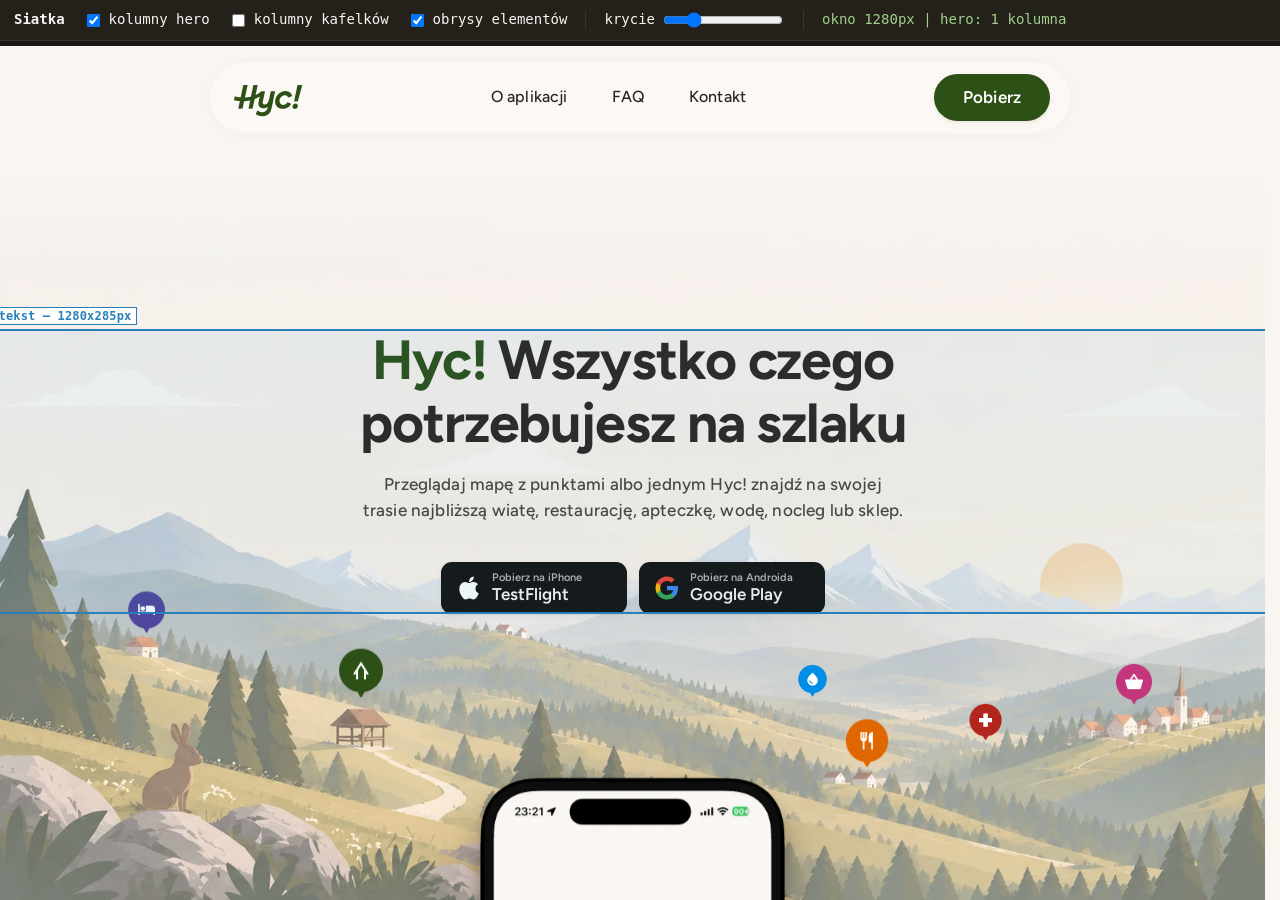
<file: dev-grid.html>
<!doctype html>
<html lang="pl">
<head>
<meta charset="utf-8">
<meta name="viewport" content="width=device-width, initial-scale=1">
<meta name="robots" content="noindex, nofollow">
<title>Hyc! — podgląd siatki (DEV)</title>
<!--
  NARZĘDZIE DEWELOPERSKIE — podgląd siatki kolumn na żywej stronie.

  ⛔ Ten plik NIE trafia na produkcję: build.sh kopiuje do dist/ wyłącznie
  wypisane z nazwy pliki (index.html, styles.css, main.js, config.js,
  favicon.svg, robots.txt), więc dev-grid.html nie jest budowany ani
  deployowany. Nie dodawaj go do tamtej listy.

  Działa tak, że ładuje index.html w <iframe> (to samo źródło, więc mamy
  dostęp do jego DOM-u) i RYSUJE nakładkę WEWNĄTRZ ramki. Dzięki temu
  kolumny przewijają się razem z treścią i widać je w kontekście strony,
  a sam index.html zostaje nietknięty — zero kodu debugowego w produkcji.
-->
<style>
  :root { color-scheme: light; }
  * { box-sizing: border-box; }
  body { margin: 0; font: 14px/1.4 ui-monospace, SFMono-Regular, Menlo, monospace; background: #1b1712; color: #f9f6f2; }
  #bar {
    position: fixed; inset: 0 0 auto 0; z-index: 10;
    display: flex; gap: 18px; align-items: center; flex-wrap: wrap;
    padding: 10px 14px; background: #24201a; border-bottom: 1px solid #3b342c;
  }
  #bar label { display: inline-flex; gap: 6px; align-items: center; cursor: pointer; }
  #bar .sep { width: 1px; height: 20px; background: #3b342c; }
  #bar output { color: #9fd18a; }
  input[type="range"] { width: 120px; }
  iframe { position: fixed; inset: 46px 0 0 0; width: 100%; height: calc(100vh - 46px); border: 0; background: #f9f6f2; }
</style>
</head>
<body>
  <div id="bar">
    <strong>Siatka</strong>
    <label><input type="checkbox" id="hero" checked> kolumny hero</label>
    <label><input type="checkbox" id="about"> kolumny kafelków</label>
    <label><input type="checkbox" id="spans" checked> obrysy elementów</label>
    <span class="sep"></span>
    <label>krycie <input type="range" id="alpha" min="4" max="40" value="12"></label>
    <span class="sep"></span>
    <output id="info">—</output>
  </div>
  <iframe id="page" src="index.html"></iframe>

<script>
const frame = document.getElementById('page');
const ui = {
  hero: document.getElementById('hero'),
  about: document.getElementById('about'),
  spans: document.getElementById('spans'),
  alpha: document.getElementById('alpha'),
  info: document.getElementById('info'),
};

// Rysujemy w układzie DOKUMENTU ramki (position: absolute + scrollY), nie
// viewportu — inaczej kolumny stałyby w miejscu przy przewijaniu strony.
function draw() {
  const doc = frame.contentDocument;
  if (!doc || !doc.body) return;
  doc.querySelectorAll('.dev-grid-layer').forEach(n => n.remove());

  const win = frame.contentWindow;
  const a = ui.alpha.value / 100;
  const layer = doc.createElement('div');
  layer.className = 'dev-grid-layer';
  layer.style.cssText = 'position:absolute;inset:0;z-index:99999;pointer-events:none;';
  doc.body.appendChild(layer);

  const box = (l, t, w, h, css) => {
    const d = doc.createElement('div');
    d.style.cssText = `position:absolute;left:${l}px;top:${t}px;width:${w}px;height:${h}px;` + css;
    layer.appendChild(d);
    return d;
  };
  const tag = (l, t, text, color) => {
    const d = doc.createElement('div');
    d.style.cssText = `position:absolute;left:${l}px;top:${t}px;font:600 12px/1 ui-monospace,monospace;` +
      `color:${color};background:#fff;padding:2px 5px;border:1px solid ${color};white-space:nowrap;`;
    d.textContent = text;
    layer.appendChild(d);
  };

  const notes = [];

  // --- kolumny sekcji (hero / about) ---
  const paint = (sel, color, label) => {
    const el = doc.querySelector(sel);
    if (!el) return;
    const r = el.getBoundingClientRect();
    const cs = win.getComputedStyle(el);
    const cols = cs.gridTemplateColumns.split(' ').map(parseFloat).filter(n => !isNaN(n));
    if (cols.length < 2) { notes.push(`${label}: 1 kolumna`); return; }
    const gut = parseFloat(cs.columnGap) || 0;
    const top = r.top + win.scrollY;
    const h = r.height;
    let x = r.left + win.scrollX;
    cols.forEach((w, i) => {
      box(x, top, w, h, `background:rgba(192,57,43,${a});border-left:1px solid rgba(192,57,43,${a + 0.3});border-right:1px solid rgba(192,57,43,${a + 0.3});`);
      tag(x + w / 2 - 9, top + h + 4, String(i + 1), color);
      x += w + gut;
    });
    notes.push(`${label}: ${cols.length} kol. x ${cols[0].toFixed(1)}px, rynna ${gut}px`);
  };

  if (ui.hero.checked) paint('.hero', '#c0392b', 'hero');
  if (ui.about.checked) paint('.about', '#c0392b', 'kafelki');

  // --- obrysy elementów: gdzie dokładnie siedzą w kolumnach ---
  if (ui.spans.checked) {
    [['.hero-copy', '#2980b9', 'tekst'], ['.hero-art', '#16a085', 'kwadrat wideo']].forEach(([sel, color, name]) => {
      const el = doc.querySelector(sel);
      if (!el) return;
      const r = el.getBoundingClientRect();
      box(r.left + win.scrollX, r.top + win.scrollY, r.width, r.height,
          `border:2px solid ${color};background:${color}14;`);
      tag(r.left + win.scrollX, r.top + win.scrollY - 22, `${name} — ${r.width.toFixed(0)}x${r.height.toFixed(0)}px`, color);
    });
  }

  ui.info.textContent = `okno ${win.innerWidth}px  |  ` + notes.join('  |  ');
}

frame.addEventListener('load', () => {
  draw();
  // Siatka musi nadążać za zmianą szerokości okna i za layoutem, który
  // dojeżdża po załadowaniu fontów/wideo.
  new ResizeObserver(draw).observe(frame.contentDocument.documentElement);
  frame.contentWindow.addEventListener('resize', draw);
});
[ui.hero, ui.about, ui.spans, ui.alpha].forEach(c => c.addEventListener('input', draw));
window.addEventListener('resize', draw);
</script>
</body>
</html>
</file>
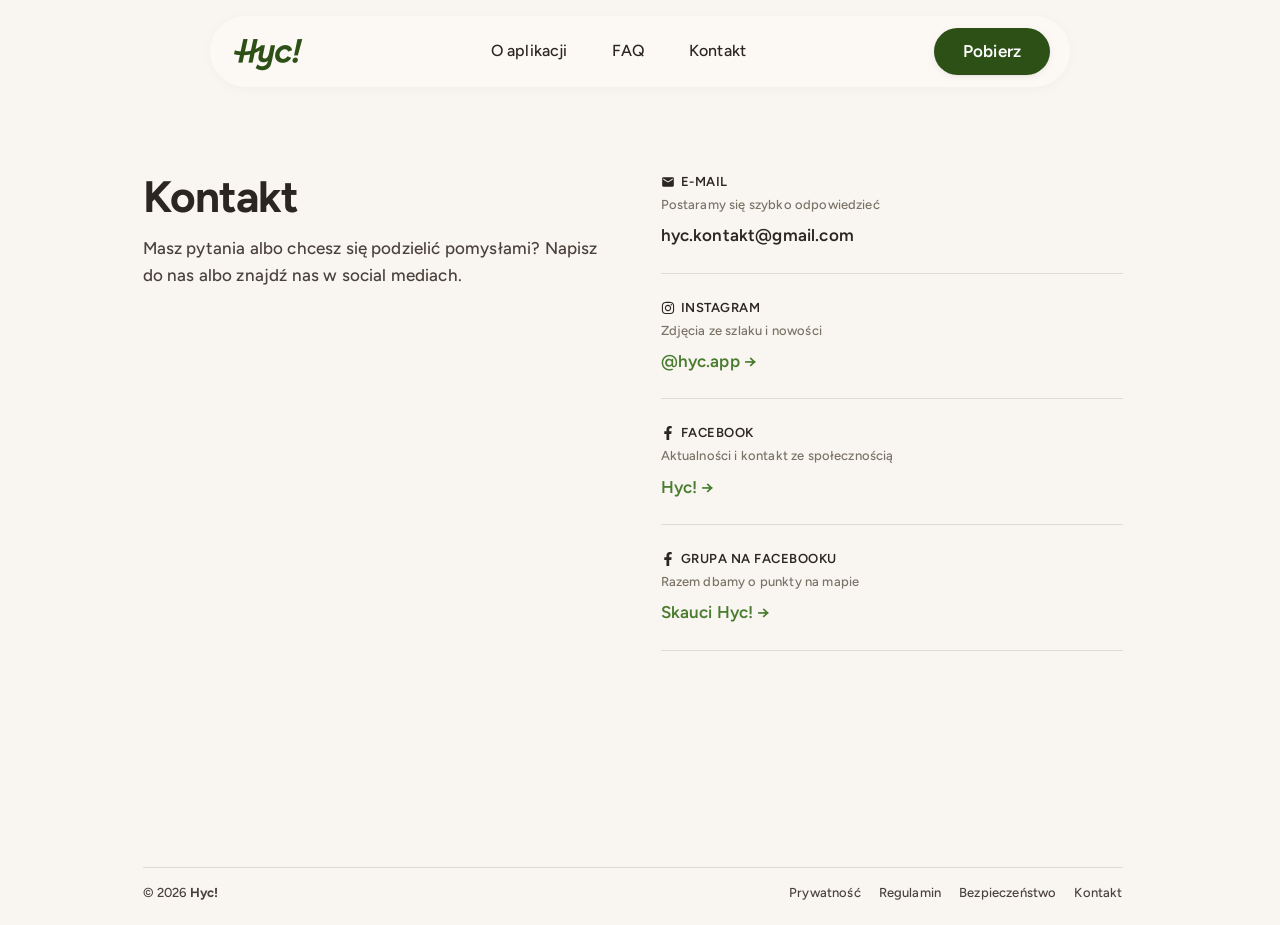
<file: kontakt.html>
<!DOCTYPE html>
<html lang="pl">
<head>
  <meta charset="utf-8">
  <meta name="viewport" content="width=device-width, initial-scale=1">
  <meta name="tdm-reservation" content="1">
  <title>Kontakt | Hyc!</title>
  <meta name="description" content="Napisz do zespołu Hyc! albo dołącz do Skautów Hyc! na Facebooku.">
  <meta property="og:type" content="website">
  <meta property="og:site_name" content="Hyc!">
  <meta property="og:title" content="Kontakt | Hyc!">
  <meta property="og:description" content="Napisz do zespołu Hyc! albo dołącz do Skautów Hyc! na Facebooku.">
  <meta property="og:image" content="assets/og-image.jpg?v=20261029">
  <meta property="og:image:width" content="1200">
  <meta property="og:image:height" content="630">
  <meta property="og:locale" content="pl_PL">
  <meta name="twitter:card" content="summary_large_image">
  <meta name="theme-color" content="#F0EBE0">
  <link rel="icon" href="favicon.svg" type="image/svg+xml">
  <link rel="apple-touch-icon" sizes="180x180" href="assets/apple-touch-icon.png">

  <link rel="preload" href="assets/fonts/Figtree-Variable.woff2" as="font" type="font/woff2" crossorigin>
  <link rel="stylesheet" href="styles.css?v=2026102915">
</head>
<body>
  <header class="topbar">
    <div class="topbar-inner">
      <a href="index.html" class="topbar-logo" aria-label="Hyc! - strona główna">
        <img src="assets/logo-69.png?v=2" srcset="assets/logo-69.png?v=2 1x, assets/logo-138.png?v=2 2x, assets/logo-207.png?v=2 3x" alt="Hyc!" width="69" height="32">
      </a>
      <nav class="topbar-nav" aria-label="Główna nawigacja">
        <a href="o-aplikacji.html">O aplikacji</a>
        <a href="index.html#faq">FAQ</a>
        <a href="kontakt.html">Kontakt</a>
      </nav>
      <button type="button" class="topbar-burger" aria-expanded="false" aria-controls="mobile-nav" aria-label="Otwórz menu">
        <svg class="icon-menu" viewBox="0 0 24 24" width="24" height="24" aria-hidden="true"><path fill="currentColor" d="M2.797 18.293V16.018H21.203V18.293ZM2.797 13.138V10.862H21.203V13.138ZM2.797 7.982V5.707H21.203V7.982Z"/></svg>
        <svg class="icon-close" viewBox="0 0 24 24" width="24" height="24" aria-hidden="true"><path fill="currentColor" d="M6.4 19.191L4.809 17.6L10.409 12.0L4.809 6.4L6.4 4.809L12.0 10.409L17.6 4.809L19.191 6.4L13.591 12.0L19.191 17.6L17.6 19.191L12.0 13.591Z"/></svg>
      </button>

      <a class="store-btn store-btn--primary store-btn--nav" href="pobierz.html" data-goatcounter-click="kontakt-menu-pobierz">Pobierz</a>
    </div>
    <div class="nav-backdrop" aria-hidden="true"></div>
    <nav class="topbar-nav-mobile" id="mobile-nav" aria-label="Główna nawigacja (mobile)" hidden>
      <a href="o-aplikacji.html"><span>O aplikacji</span><svg class="nav-arrow" viewBox="0 0 24 24" width="20" height="20" fill="none" stroke="currentColor" stroke-width="2" stroke-linecap="round" stroke-linejoin="round" aria-hidden="true"><path d="M5 12h14"/><path d="m12 5 7 7-7 7"/></svg></a>
      <a href="index.html#faq"><span>FAQ</span><svg class="nav-arrow" viewBox="0 0 24 24" width="20" height="20" fill="none" stroke="currentColor" stroke-width="2" stroke-linecap="round" stroke-linejoin="round" aria-hidden="true"><path d="M5 12h14"/><path d="m12 5 7 7-7 7"/></svg></a>
      <a href="kontakt.html"><span>Kontakt</span><svg class="nav-arrow" viewBox="0 0 24 24" width="20" height="20" fill="none" stroke="currentColor" stroke-width="2" stroke-linecap="round" stroke-linejoin="round" aria-hidden="true"><path d="M5 12h14"/><path d="m12 5 7 7-7 7"/></svg></a>
      <a href="pobierz.html" data-goatcounter-click="kontakt-menu-pobierz"><span>Pobierz</span><svg class="nav-arrow" viewBox="0 0 24 24" width="20" height="20" fill="none" stroke="currentColor" stroke-width="2" stroke-linecap="round" stroke-linejoin="round" aria-hidden="true"><path d="M5 12h14"/><path d="m12 5 7 7-7 7"/></svg></a>
    </nav>
  </header>

  <div class="wrap">
    <main>
      <!-- Dwie kolumny jak w .faq (nagłówek+tekst z lewej, lista z prawej).
           Ikony marek to oryginalne glify (Instagram/Facebook, fill="currentColor")
           + mail w tym samym filled stylu, dopasowanym do brandów. Opis pod
           spodem mniejszy i jednolinijkowy. -->
      <section class="contact-hero">
        <div class="contact-intro">
          <h1>Kontakt</h1>
          <p>Masz pytania albo chcesz się podzielić pomysłami? Napisz do nas albo znajdź nas w&nbsp;social mediach.</p>
        </div>

        <ul class="contact-list">
          <li class="contact-list-item">
            <div class="contact-meta">
              <span class="contact-label"><svg class="contact-icon" viewBox="0 0 24 24" fill="currentColor" aria-hidden="true"><path d="M20 4H4c-1.1 0-1.99.9-1.99 2L2 18c0 1.1.9 2 2 2h16c1.1 0 2-.9 2-2V6c0-1.1-.9-2-2-2zm0 4-8 5-8-5V6l8 5 8-5v2z"/></svg>E-mail</span>
              <p class="contact-desc">Postaramy się szybko odpowiedzieć</p>
            </div>
            <span class="contact-value">hyc.kontakt@gmail.com</span>
          </li>
          <li class="contact-list-item">
            <div class="contact-meta">
              <span class="contact-label"><svg class="contact-icon" viewBox="0 0 448 512" fill="currentColor" aria-hidden="true"><path d="M224.1 141c-63.6 0-114.9 51.3-114.9 114.9s51.3 114.9 114.9 114.9S339 319.5 339 255.9 287.7 141 224.1 141zm0 189.6c-41.1 0-74.7-33.5-74.7-74.7s33.5-74.7 74.7-74.7 74.7 33.5 74.7 74.7-33.6 74.7-74.7 74.7zm146.4-194.3c0 14.9-12 26.8-26.8 26.8-14.9 0-26.8-12-26.8-26.8s12-26.8 26.8-26.8 26.8 12 26.8 26.8zm76.1 27.2c-1.7-35.9-9.9-67.7-36.2-93.9-26.2-26.2-58-34.4-93.9-36.2-37-2.1-147.9-2.1-184.9 0-35.8 1.7-67.6 9.9-93.9 36.1s-34.4 58-36.2 93.9c-2.1 37-2.1 147.9 0 184.9 1.7 35.9 9.9 67.7 36.2 93.9s58 34.4 93.9 36.2c37 2.1 147.9 2.1 184.9 0 35.9-1.7 67.7-9.9 93.9-36.2 26.2-26.2 34.4-58 36.2-93.9 2.1-37 2.1-147.8 0-184.8zM398.8 388c-7.8 19.6-22.9 34.7-42.6 42.6-29.5 11.7-99.5 9-132.1 9s-102.7 2.6-132.1-9c-19.6-7.8-34.7-22.9-42.6-42.6-11.7-29.5-9-99.5-9-132.1s-2.6-102.7 9-132.1c7.8-19.6 22.9-34.7 42.6-42.6 29.5-11.7 99.5-9 132.1-9s102.7-2.6 132.1 9c19.6 7.8 34.7 22.9 42.6 42.6 11.7 29.5 9 99.5 9 132.1s2.7 102.7-9 132.1z"/></svg>Instagram</span>
              <p class="contact-desc">Zdjęcia ze szlaku i nowości</p>
            </div>
            <a href="https://www.instagram.com/hyc.app/" target="_blank" rel="noopener">@hyc.app <span aria-hidden="true">→</span></a>
          </li>
          <li class="contact-list-item">
            <div class="contact-meta">
              <span class="contact-label"><svg class="contact-icon" viewBox="0 0 320 512" fill="currentColor" aria-hidden="true"><path d="M279.14 288l14.22-92.66h-88.91v-60.13c0-25.35 12.42-50.06 52.24-50.06h40.42V6.26S260.43 0 225.36 0c-73.22 0-121.08 44.38-121.08 124.72v70.62H22.89V288h81.39v224h100.17V288z"/></svg>Facebook</span>
              <p class="contact-desc">Aktualności i kontakt ze społecznością</p>
            </div>
            <a href="https://www.facebook.com/profile.php?id=61595795200148" target="_blank" rel="noopener">Hyc! <span aria-hidden="true">→</span></a>
          </li>
          <li class="contact-list-item">
            <div class="contact-meta">
              <span class="contact-label"><svg class="contact-icon" viewBox="0 0 320 512" fill="currentColor" aria-hidden="true"><path d="M279.14 288l14.22-92.66h-88.91v-60.13c0-25.35 12.42-50.06 52.24-50.06h40.42V6.26S260.43 0 225.36 0c-73.22 0-121.08 44.38-121.08 124.72v70.62H22.89V288h81.39v224h100.17V288z"/></svg>Grupa na Facebooku</span>
              <p class="contact-desc">Razem dbamy o&nbsp;punkty na mapie</p>
            </div>
            <a href="https://www.facebook.com/groups/1094210523037520/" target="_blank" rel="noopener" data-goatcounter-click="kontakt-fb-grupa">Skauci Hyc! <span aria-hidden="true">→</span></a>
          </li>
        </ul>
      </section>
    </main>

    <footer id="kontakt">
      <span>© <span id="year">2026</span> <strong>Hyc!</strong></span>
      <span class="spacer"></span>
      <a href="legal/privacy.html">Prywatność</a>
      <a href="legal/eula.html">Regulamin</a>
      <a href="legal/warunki_bezpiecznego_korzystania.html">Bezpieczeństwo</a>
      <a href="kontakt.html">Kontakt</a>
    </footer>
  </div>

  <script src="nav.js?v=20261008" defer></script>
  <script data-goatcounter="https://dinin92.goatcounter.com/count" async src="assets/goatcounter-count.js?v=2"></script>
  <script>
    document.getElementById('year').textContent = new Date().getFullYear();
  </script>
</body>
</html>
</file>
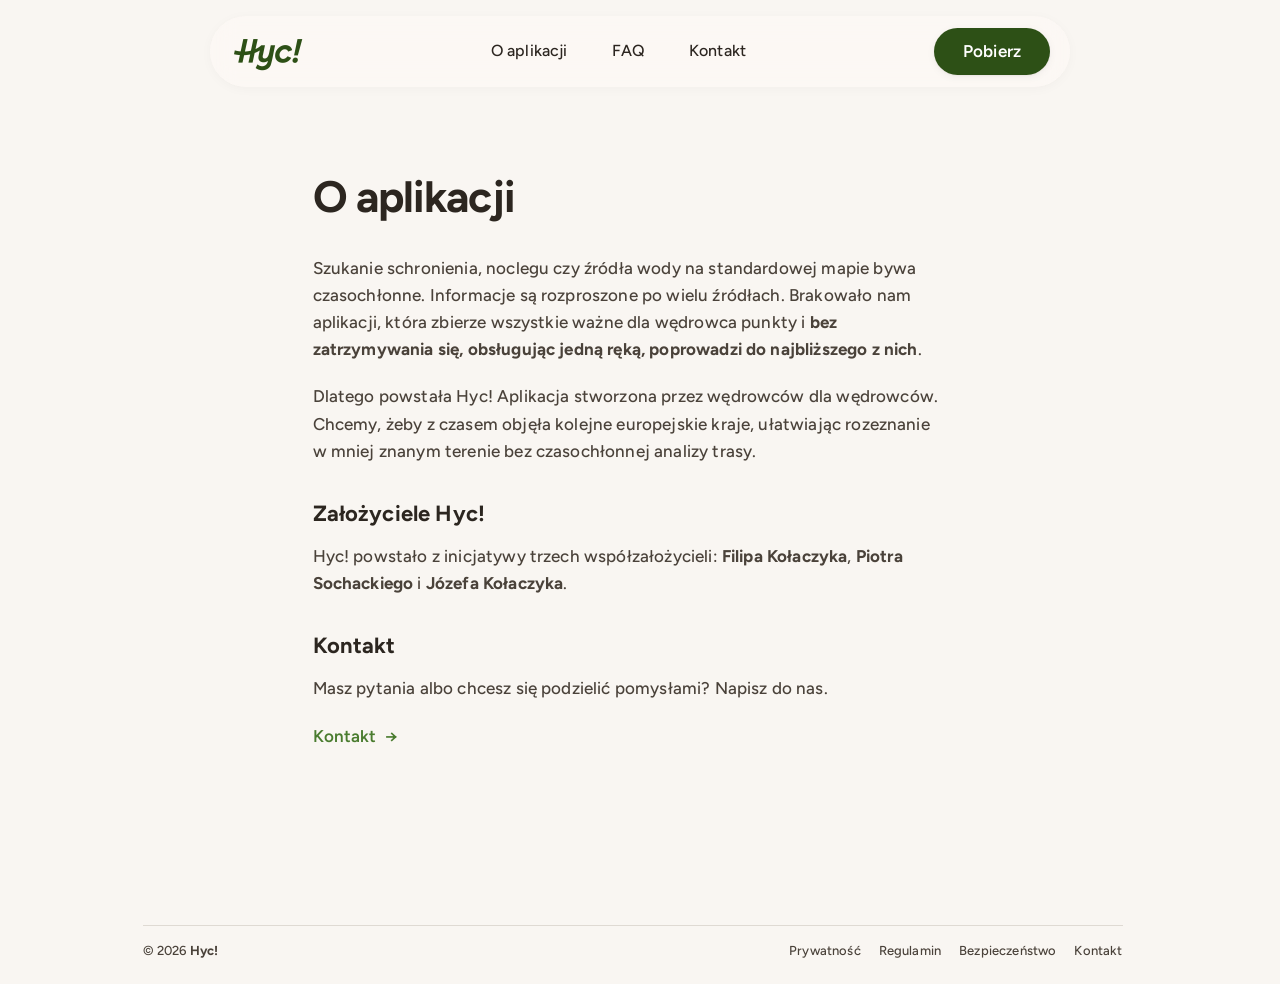
<file: o-aplikacji.html>
<!DOCTYPE html>
<html lang="pl">
<head>
  <meta charset="utf-8">
  <meta name="viewport" content="width=device-width, initial-scale=1">
  <meta name="tdm-reservation" content="1">
  <title>O aplikacji | Hyc!</title>
  <meta name="description" content="Dlaczego powstał Hyc! i kto go tworzy.">
  <meta property="og:type" content="website">
  <meta property="og:site_name" content="Hyc!">
  <meta property="og:title" content="O aplikacji | Hyc!">
  <meta property="og:description" content="Dlaczego powstał Hyc! i kto go tworzy.">
  <meta property="og:image" content="assets/og-image.jpg?v=20261029">
  <meta property="og:image:width" content="1200">
  <meta property="og:image:height" content="630">
  <meta property="og:locale" content="pl_PL">
  <meta name="twitter:card" content="summary_large_image">
  <meta name="theme-color" content="#F0EBE0">
  <link rel="icon" href="favicon.svg" type="image/svg+xml">
  <link rel="apple-touch-icon" sizes="180x180" href="assets/apple-touch-icon.png">

  <link rel="preload" href="assets/fonts/Figtree-Variable.woff2" as="font" type="font/woff2" crossorigin>
  <link rel="stylesheet" href="styles.css?v=2026102915">
</head>
<body>
  <header class="topbar">
    <div class="topbar-inner">
      <a href="index.html" class="topbar-logo" aria-label="Hyc! - strona główna">
        <img src="assets/logo-69.png?v=2" srcset="assets/logo-69.png?v=2 1x, assets/logo-138.png?v=2 2x, assets/logo-207.png?v=2 3x" alt="Hyc!" width="69" height="32">
      </a>
      <nav class="topbar-nav" aria-label="Główna nawigacja">
        <a href="o-aplikacji.html">O aplikacji</a>
        <a href="index.html#faq">FAQ</a>
        <a href="kontakt.html">Kontakt</a>
      </nav>
      <button type="button" class="topbar-burger" aria-expanded="false" aria-controls="mobile-nav" aria-label="Otwórz menu">
        <svg class="icon-menu" viewBox="0 0 24 24" width="24" height="24" aria-hidden="true"><path fill="currentColor" d="M2.797 18.293V16.018H21.203V18.293ZM2.797 13.138V10.862H21.203V13.138ZM2.797 7.982V5.707H21.203V7.982Z"/></svg>
        <svg class="icon-close" viewBox="0 0 24 24" width="24" height="24" aria-hidden="true"><path fill="currentColor" d="M6.4 19.191L4.809 17.6L10.409 12.0L4.809 6.4L6.4 4.809L12.0 10.409L17.6 4.809L19.191 6.4L13.591 12.0L19.191 17.6L17.6 19.191L12.0 13.591Z"/></svg>
      </button>

      <a class="store-btn store-btn--primary store-btn--nav" href="pobierz.html" data-goatcounter-click="o-aplikacji-menu-pobierz">Pobierz</a>
    </div>
    <div class="nav-backdrop" aria-hidden="true"></div>
    <nav class="topbar-nav-mobile" id="mobile-nav" aria-label="Główna nawigacja (mobile)" hidden>
      <a href="o-aplikacji.html"><span>O aplikacji</span><svg class="nav-arrow" viewBox="0 0 24 24" width="20" height="20" fill="none" stroke="currentColor" stroke-width="2" stroke-linecap="round" stroke-linejoin="round" aria-hidden="true"><path d="M5 12h14"/><path d="m12 5 7 7-7 7"/></svg></a>
      <a href="index.html#faq"><span>FAQ</span><svg class="nav-arrow" viewBox="0 0 24 24" width="20" height="20" fill="none" stroke="currentColor" stroke-width="2" stroke-linecap="round" stroke-linejoin="round" aria-hidden="true"><path d="M5 12h14"/><path d="m12 5 7 7-7 7"/></svg></a>
      <a href="kontakt.html"><span>Kontakt</span><svg class="nav-arrow" viewBox="0 0 24 24" width="20" height="20" fill="none" stroke="currentColor" stroke-width="2" stroke-linecap="round" stroke-linejoin="round" aria-hidden="true"><path d="M5 12h14"/><path d="m12 5 7 7-7 7"/></svg></a>
      <a href="pobierz.html" data-goatcounter-click="o-aplikacji-menu-pobierz"><span>Pobierz</span><svg class="nav-arrow" viewBox="0 0 24 24" width="20" height="20" fill="none" stroke="currentColor" stroke-width="2" stroke-linecap="round" stroke-linejoin="round" aria-hidden="true"><path d="M5 12h14"/><path d="m12 5 7 7-7 7"/></svg></a>
    </nav>
  </header>

  <div class="wrap">
    <main>
      <!-- Wąska wyśrodkowana kolumna (h1 + akapity), potem sekcja zespołu,
           na końcu kontakt — strona z tekstem do czytania, nie ekran akcji
           z przyciskami. -->
      <section class="about-hero">
        <h1>O aplikacji</h1>

        <div class="about-body">
          <p>Szukanie schronienia, noclegu czy źródła wody na standardowej mapie bywa czasochłonne. Informacje są rozproszone po wielu źródłach. Brakowało nam aplikacji, która zbierze wszystkie ważne dla wędrowca punkty i <strong>bez zatrzymywania się, obsługując jedną ręką, poprowadzi do najbliższego z nich</strong>.</p>
          <p>Dlatego powstała Hyc! Aplikacja stworzona przez wędrowców dla&nbsp;wędrowców. Chcemy, żeby z&nbsp;czasem objęła kolejne europejskie kraje, ułatwiając rozeznanie w&nbsp;mniej znanym terenie bez&nbsp;czasochłonnej analizy trasy.</p>
        </div>
      </section>

      <section class="about-team">
        <h2>Założyciele Hyc!</h2>
        <p class="about-team-text">Hyc! powstało z&nbsp;inicjatywy trzech współzałożycieli: <strong>Filipa Kołaczyka</strong>, <strong>Piotra Sochackiego</strong> i&nbsp;<strong>Józefa&nbsp;Kołaczyka</strong>.</p>
      </section>

      <section class="about-contact">
        <h2>Kontakt</h2>
        <p>Masz pytania albo chcesz się podzielić pomysłami? Napisz do nas.</p>
        <a class="about-link" href="kontakt.html">Kontakt <span aria-hidden="true">→</span></a>
      </section>
    </main>

    <footer id="kontakt">
      <span>© <span id="year">2026</span> <strong>Hyc!</strong></span>
      <span class="spacer"></span>
      <a href="legal/privacy.html">Prywatność</a>
      <a href="legal/eula.html">Regulamin</a>
      <a href="legal/warunki_bezpiecznego_korzystania.html">Bezpieczeństwo</a>
      <a href="kontakt.html">Kontakt</a>
    </footer>
  </div>

  <script src="nav.js?v=20261008" defer></script>
  <script data-goatcounter="https://dinin92.goatcounter.com/count" async src="assets/goatcounter-count.js?v=2"></script>
  <script>
    document.getElementById('year').textContent = new Date().getFullYear();
  </script>
</body>
</html>
</file>
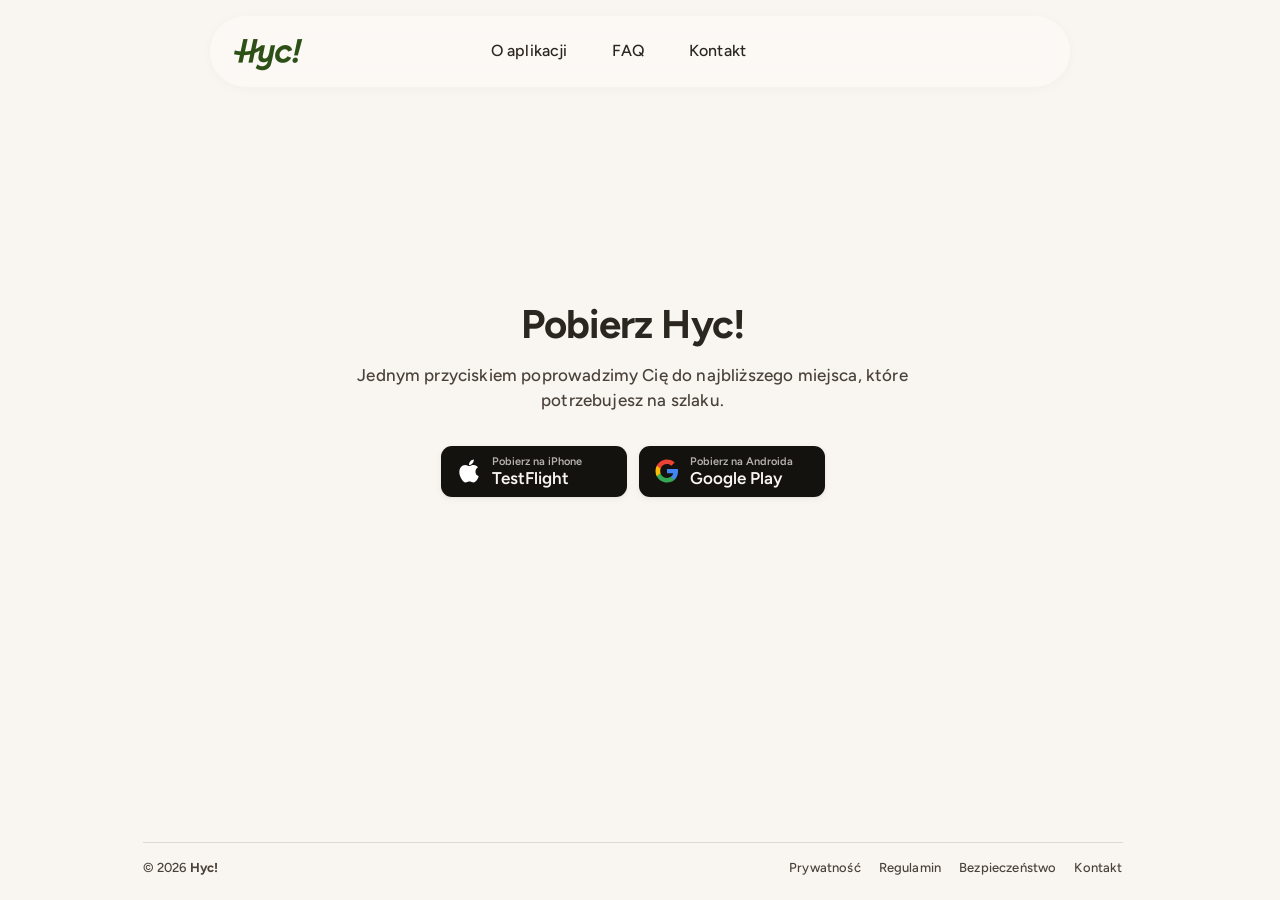
<file: pobierz.html>
<!DOCTYPE html>
<html lang="pl">
<head>
  <meta charset="utf-8">
  <meta name="viewport" content="width=device-width, initial-scale=1">
  <meta name="tdm-reservation" content="1">
  <title>Pobierz Hyc!</title>
  <meta name="description" content="Pobierz Hyc! na iPhone’a przez TestFlight i na Androida przez Google Play. Instrukcja dołączenia do testów krok po kroku.">
  <meta property="og:type" content="website">
  <meta property="og:site_name" content="Hyc!">
  <meta property="og:title" content="Pobierz Hyc!">
  <meta property="og:description" content="Pobierz Hyc! na iPhone’a przez TestFlight i na Androida przez Google Play. Instrukcja dołączenia do testów krok po kroku.">
  <meta property="og:image" content="assets/og-image.jpg?v=20261029">
  <meta property="og:image:width" content="1200">
  <meta property="og:image:height" content="630">
  <meta property="og:locale" content="pl_PL">
  <meta name="twitter:card" content="summary_large_image">
  <meta name="theme-color" content="#F0EBE0">
  <link rel="icon" href="favicon.svg" type="image/svg+xml">
  <link rel="apple-touch-icon" sizes="180x180" href="assets/apple-touch-icon.png">
  <meta name="robots" content="noindex">

  <link rel="preload" href="assets/fonts/Figtree-Variable.woff2" as="font" type="font/woff2" crossorigin>
  <link rel="stylesheet" href="styles.css?v=2026102915">
</head>
<body class="page-pobierz">
  <header class="topbar">
    <div class="topbar-inner">
      <a href="index.html" class="topbar-logo" aria-label="Hyc! - strona główna">
        <img src="assets/logo-69.png?v=2" srcset="assets/logo-69.png?v=2 1x, assets/logo-138.png?v=2 2x, assets/logo-207.png?v=2 3x" alt="Hyc!" width="69" height="32">
      </a>
      <nav class="topbar-nav" aria-label="Główna nawigacja">
        <a href="o-aplikacji.html">O aplikacji</a>
        <a href="index.html#faq">FAQ</a>
        <a href="kontakt.html">Kontakt</a>
      </nav>

      <!-- Ta strona JEST celem CTA z nawigacji, więc drugiego "Pobierz za
           darmo" tu nie ma — ale na ≥768px `justify-content: space-between`
           w .topbar-inner liczy odstępy logo<->nav / nav<->trzeci-element
           z SZEROKOŚCI trzech dzieci. Bez trzeciego dziecka nav przesunąłby
           się w stronę prawej krawędzi (inne miejsce niż na index.html).
           Niewidzialny placeholder o IDENTYCZNYCH klasach/tekście zajmuje
           dokładnie tyle samo miejsca co prawdziwy button na desktopie.
           Na <768px oba (realny button na innych stronach I ten placeholder)
           znikają razem przez `.topbar-inner .store-btn--nav{display:none}`
           — mobilny topbar to wtedy wszędzie po prostu logo+hamburger. -->
      <button type="button" class="topbar-burger" aria-expanded="false" aria-controls="mobile-nav" aria-label="Otwórz menu">
        <svg class="icon-menu" viewBox="0 0 24 24" width="24" height="24" aria-hidden="true"><path fill="currentColor" d="M2.797 18.293V16.018H21.203V18.293ZM2.797 13.138V10.862H21.203V13.138ZM2.797 7.982V5.707H21.203V7.982Z"/></svg>
        <svg class="icon-close" viewBox="0 0 24 24" width="24" height="24" aria-hidden="true"><path fill="currentColor" d="M6.4 19.191L4.809 17.6L10.409 12.0L4.809 6.4L6.4 4.809L12.0 10.409L17.6 4.809L19.191 6.4L13.591 12.0L19.191 17.6L17.6 19.191L12.0 13.591Z"/></svg>
      </button>

      <span class="store-btn store-btn--primary store-btn--nav" aria-hidden="true" style="visibility:hidden">Pobierz</span>
    </div>
    <div class="nav-backdrop" aria-hidden="true"></div>
    <nav class="topbar-nav-mobile" id="mobile-nav" aria-label="Główna nawigacja (mobile)" hidden>
      <a href="o-aplikacji.html"><span>O aplikacji</span><svg class="nav-arrow" viewBox="0 0 24 24" width="20" height="20" fill="none" stroke="currentColor" stroke-width="2" stroke-linecap="round" stroke-linejoin="round" aria-hidden="true"><path d="M5 12h14"/><path d="m12 5 7 7-7 7"/></svg></a>
      <a href="index.html#faq"><span>FAQ</span><svg class="nav-arrow" viewBox="0 0 24 24" width="20" height="20" fill="none" stroke="currentColor" stroke-width="2" stroke-linecap="round" stroke-linejoin="round" aria-hidden="true"><path d="M5 12h14"/><path d="m12 5 7 7-7 7"/></svg></a>
      <a href="kontakt.html"><span>Kontakt</span><svg class="nav-arrow" viewBox="0 0 24 24" width="20" height="20" fill="none" stroke="currentColor" stroke-width="2" stroke-linecap="round" stroke-linejoin="round" aria-hidden="true"><path d="M5 12h14"/><path d="m12 5 7 7-7 7"/></svg></a>
    </nav>
  </header>

  <div class="wrap">
    <main>
      <!-- Te same przyciski + modale co pod hero na stronie głównej — kopia
           zamiast odsyłacza do #stores, bo ta strona jest celem nav-CTA, nie
           skrótem z powrotem na hero.
           TODO: treść mówi o wersji docelowej aplikacji, nie o becie — beta
           jest tylko tym, do czego linki faktycznie prowadzą, dopóki apka nie
           wyjdzie publicznie na App Store / Google Play. Gdy wyjdzie,
           `config.js` (testflight/googleGroup/googlePlay) i teksty w modalach
           niżej idą na realne linki sklepowe — bez zmiany tej struktury. -->
      <section class="pobierz-hero">
        <h1>Pobierz Hyc!</h1>
        <p class="hero-tags">Jednym przyciskiem poprowadzimy Cię do&nbsp;najbliższego miejsca, które potrzebujesz na&nbsp;szlaku.</p>

        <div class="stores" id="stores">
          <button class="store-btn store-btn--dark store-btn--compact" id="btn-ios-open" type="button" data-goatcounter-click="pobierz-ios-otworz">
            <img src="assets/apple.svg" alt="">
            <span class="label"><small>Pobierz na iPhone</small><strong>TestFlight</strong></span>
          </button>

          <button class="store-btn store-btn--dark store-btn--compact" id="btn-android-open" type="button" data-goatcounter-click="pobierz-android-otworz">
            <img src="assets/google.svg" alt="">
            <span class="label"><small>Pobierz na Androida</small><strong>Google Play</strong></span>
          </button>
        </div>
      </section>
    </main>

    <footer id="kontakt">
      <span>© <span id="year">2026</span> <strong>Hyc!</strong></span>
      <span class="spacer"></span>
      <a href="legal/privacy.html">Prywatność</a>
      <a href="legal/eula.html">Regulamin</a>
      <a href="legal/warunki_bezpiecznego_korzystania.html">Bezpieczeństwo</a>
      <a href="kontakt.html">Kontakt</a>
    </footer>
  </div>

  <!-- Kopia obu modali z index.html (Android: kreator 2 kroki, iOS: jedna
       zewnętrzna akcja) — main.js jest wspólny i wiąże się po tych samych
       id, więc zachowanie jest bajt w bajt takie samo jak na stronie głównej. -->
  <dialog class="flow-modal" id="android-modal" aria-labelledby="modal-title">
    <p class="modal-intro">By umożliwić testowanie, Google wymaga dwóch kroków. Przeprowadzimy Cię przez nie</p>

    <nav class="stepper" aria-label="Postęp instalacji">
      <ol>
        <li><button class="stepper-btn is-current" type="button" data-goto="1"><span class="stepper-num">1</span><span class="stepper-name">Grupa</span></button></li>
        <li><button class="stepper-btn" type="button" data-goto="2"><span class="stepper-num">2</span><span class="stepper-name">Dostęp</span></button></li>
      </ol>
    </nav>

    <div class="modal-body" id="modal-body">

      <section class="modal-step" data-step="1">
        <p class="modal-eyebrow">Krok 1 z 2</p>
        <h2 class="modal-title" id="modal-title" tabindex="-1" autofocus>Dołącz do grupy testerów</h2>
        <p class="modal-lead">Google wymaga dołączenia do grupy testerów. Otworzymy ją w nowej karcie. Kliknij tam <strong>„Dołącz do grupy”</strong> i przejdź do następnego kroku.</p>

        <div class="modal-note">
          <p class="modal-note-title">Zaloguj się</p>
          <p class="modal-note-text">Jeśli nie jesteś zalogowany, nie zobaczysz możliwości dołączenia do grupy. Zaloguj się i <strong>kliknij przycisk „Przejdź do grupy” na dole jeszcze raz</strong>. Dopiero wtedy zobaczysz opcję dołączenia, jak na screenshocie poniżej.</p>
          <p class="modal-note-shot-label">Screenshot</p>
          <img class="modal-note-shot" src="assets/google-groups-join.png" alt="Strona grupy Google po zalogowaniu, z linkiem „dołącz do grupy”">
        </div>

        <a class="store-btn store-btn--dark" id="btn-group" href="#" rel="noopener" data-goatcounter-click="pobierz-android-grupa">
          <img src="assets/google.svg" alt="">
          <span class="label"><small>Otworzy się w nowej karcie</small><strong>Przejdź do grupy</strong></span>
        </a>
      </section>

      <section class="modal-step is-hidden" data-step="2">
        <p class="modal-eyebrow">Krok 2 z 2</p>
        <h2 class="modal-title">Aktywuj dostęp w Google Play</h2>
        <p class="modal-lead">Teraz potwierdzasz udział w testach po stronie Sklepu Play. Użyj <strong>tego samego konta Google</strong>, co przy dołączaniu do grupy. Na otwartej stronie kliknij <strong>„Become a tester”</strong>.</p>
        <a class="store-btn store-btn--dark" id="btn-android" href="#" rel="noopener" data-goatcounter-click="pobierz-android-play">
          <img src="assets/google.svg" alt="">
          <span class="label"><small>Otworzy się w nowej karcie</small><strong>Aktywuj dostęp</strong></span>
        </a>
      </section>

    </div>

    <div class="modal-nav">
      <button class="nav-btn" id="nav-back" type="button" disabled>Wstecz</button>
      <button class="nav-btn is-next" id="nav-next" type="button">Dalej</button>
    </div>
  </dialog>

  <dialog class="flow-modal" id="ios-modal" aria-labelledby="ios-modal-title">
    <h2 class="modal-title" id="ios-modal-title" tabindex="-1" autofocus>Zainstaluj Hyc! przez TestFlight</h2>
    <p class="modal-lead">TestFlight to aplikacja Apple do testów beta. Hyc! działa tylko przez nią. Otworzymy stronę Apple, gdzie zainstalujesz najpierw TestFlight, a&nbsp;potem Hyc!</p>

    <a class="store-btn store-btn--dark" id="btn-ios" href="#" rel="noopener" data-goatcounter-click="pobierz-ios-testflight">
      <img src="assets/apple.svg" alt="">
      <span class="label"><small>Otworzy TestFlight</small><strong>Kontynuuj</strong></span>
    </a>
  </dialog>

  <script src="scroll-lock.js?v=2"></script>
  <script src="config.js?v=20260812"></script>
  <script src="nav.js?v=20261008" defer></script>
  <script data-goatcounter="https://dinin92.goatcounter.com/count" async src="assets/goatcounter-count.js?v=2"></script>
  <script src="main.js?v=2026102925"></script>
</body>
</html>
</file>
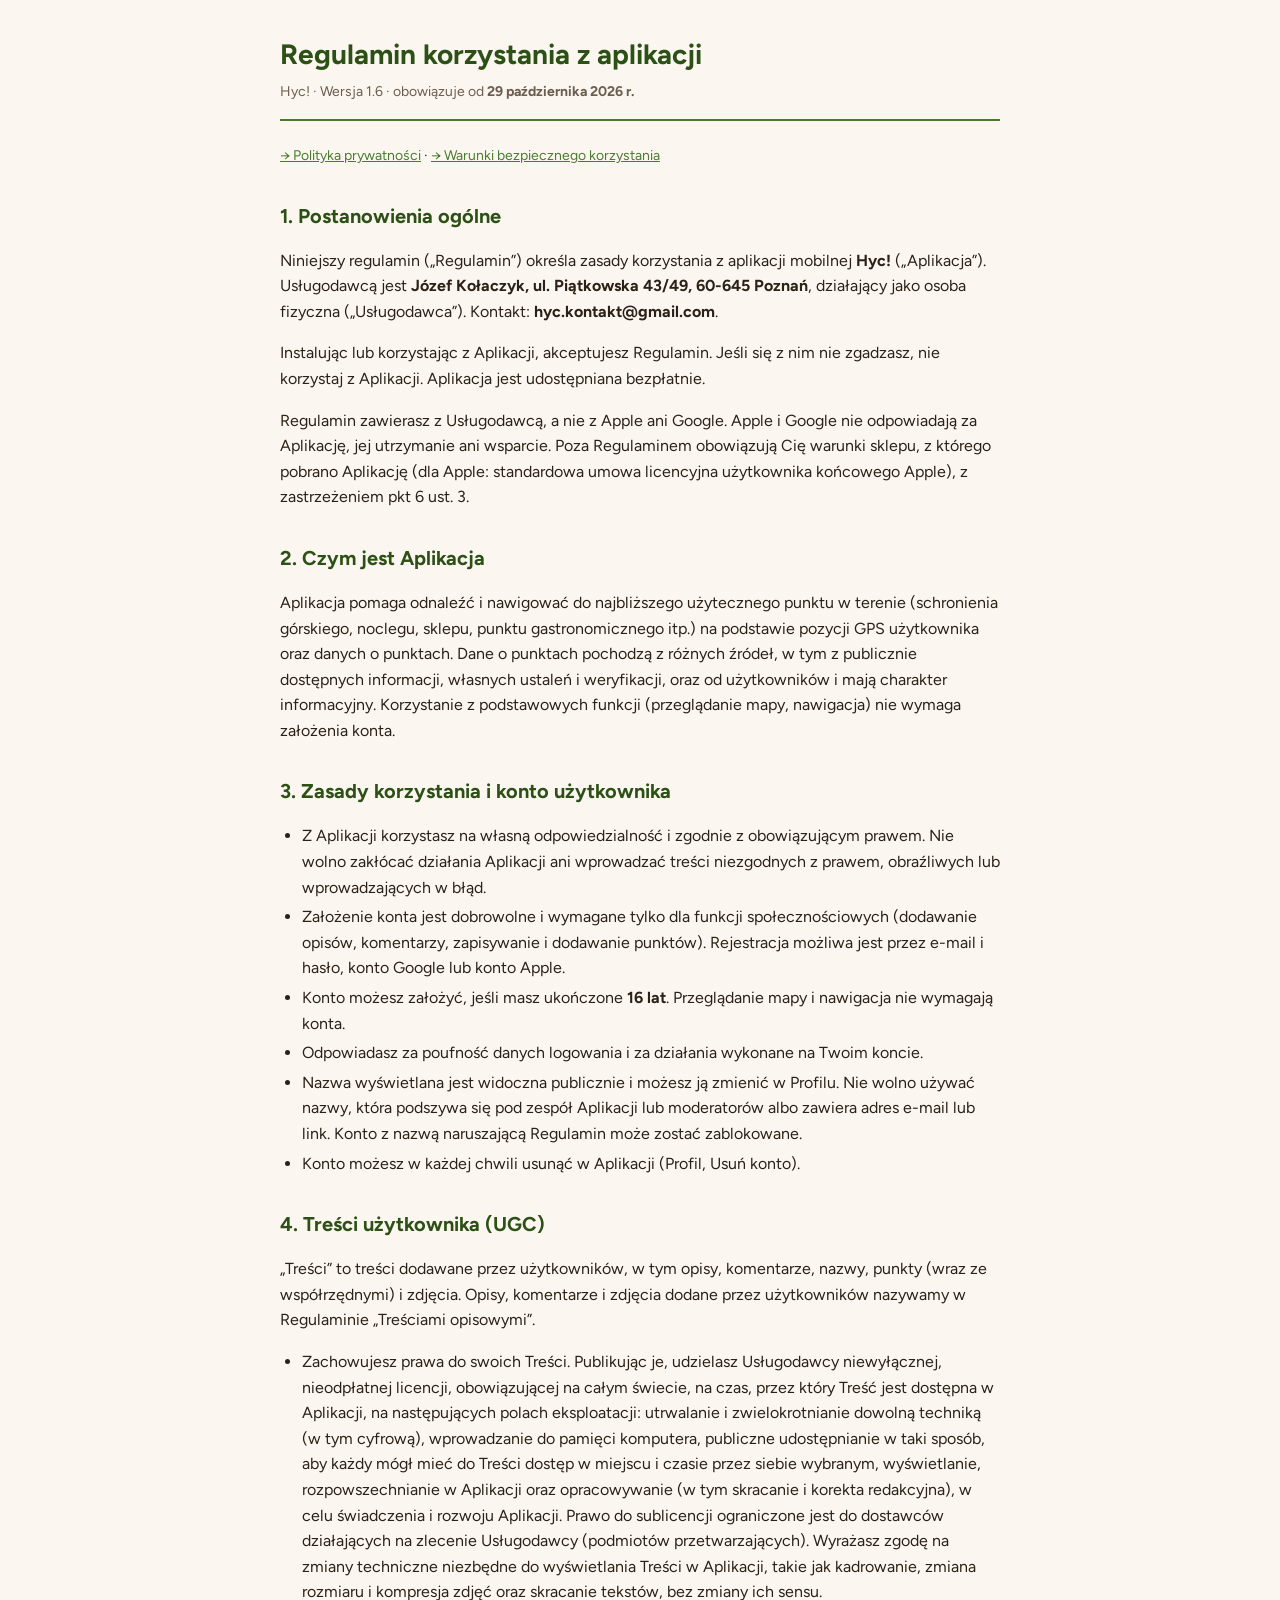
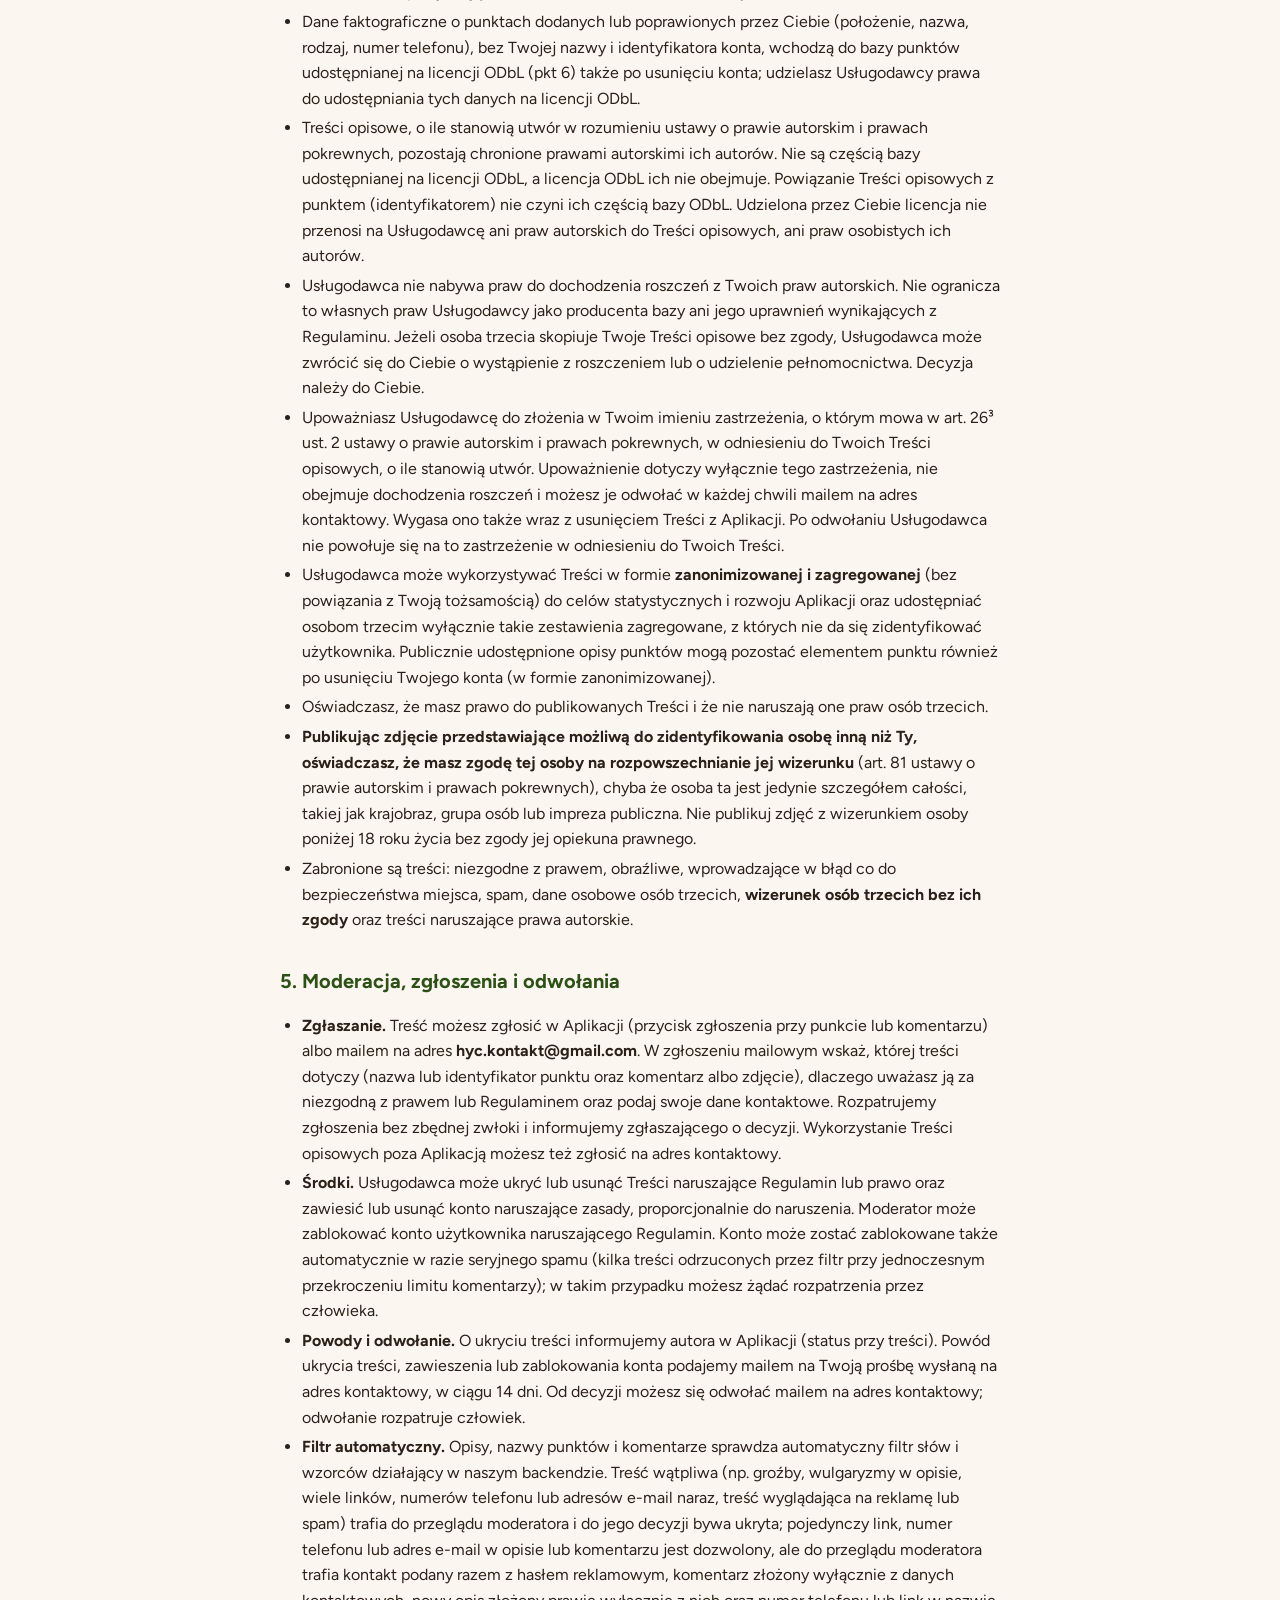
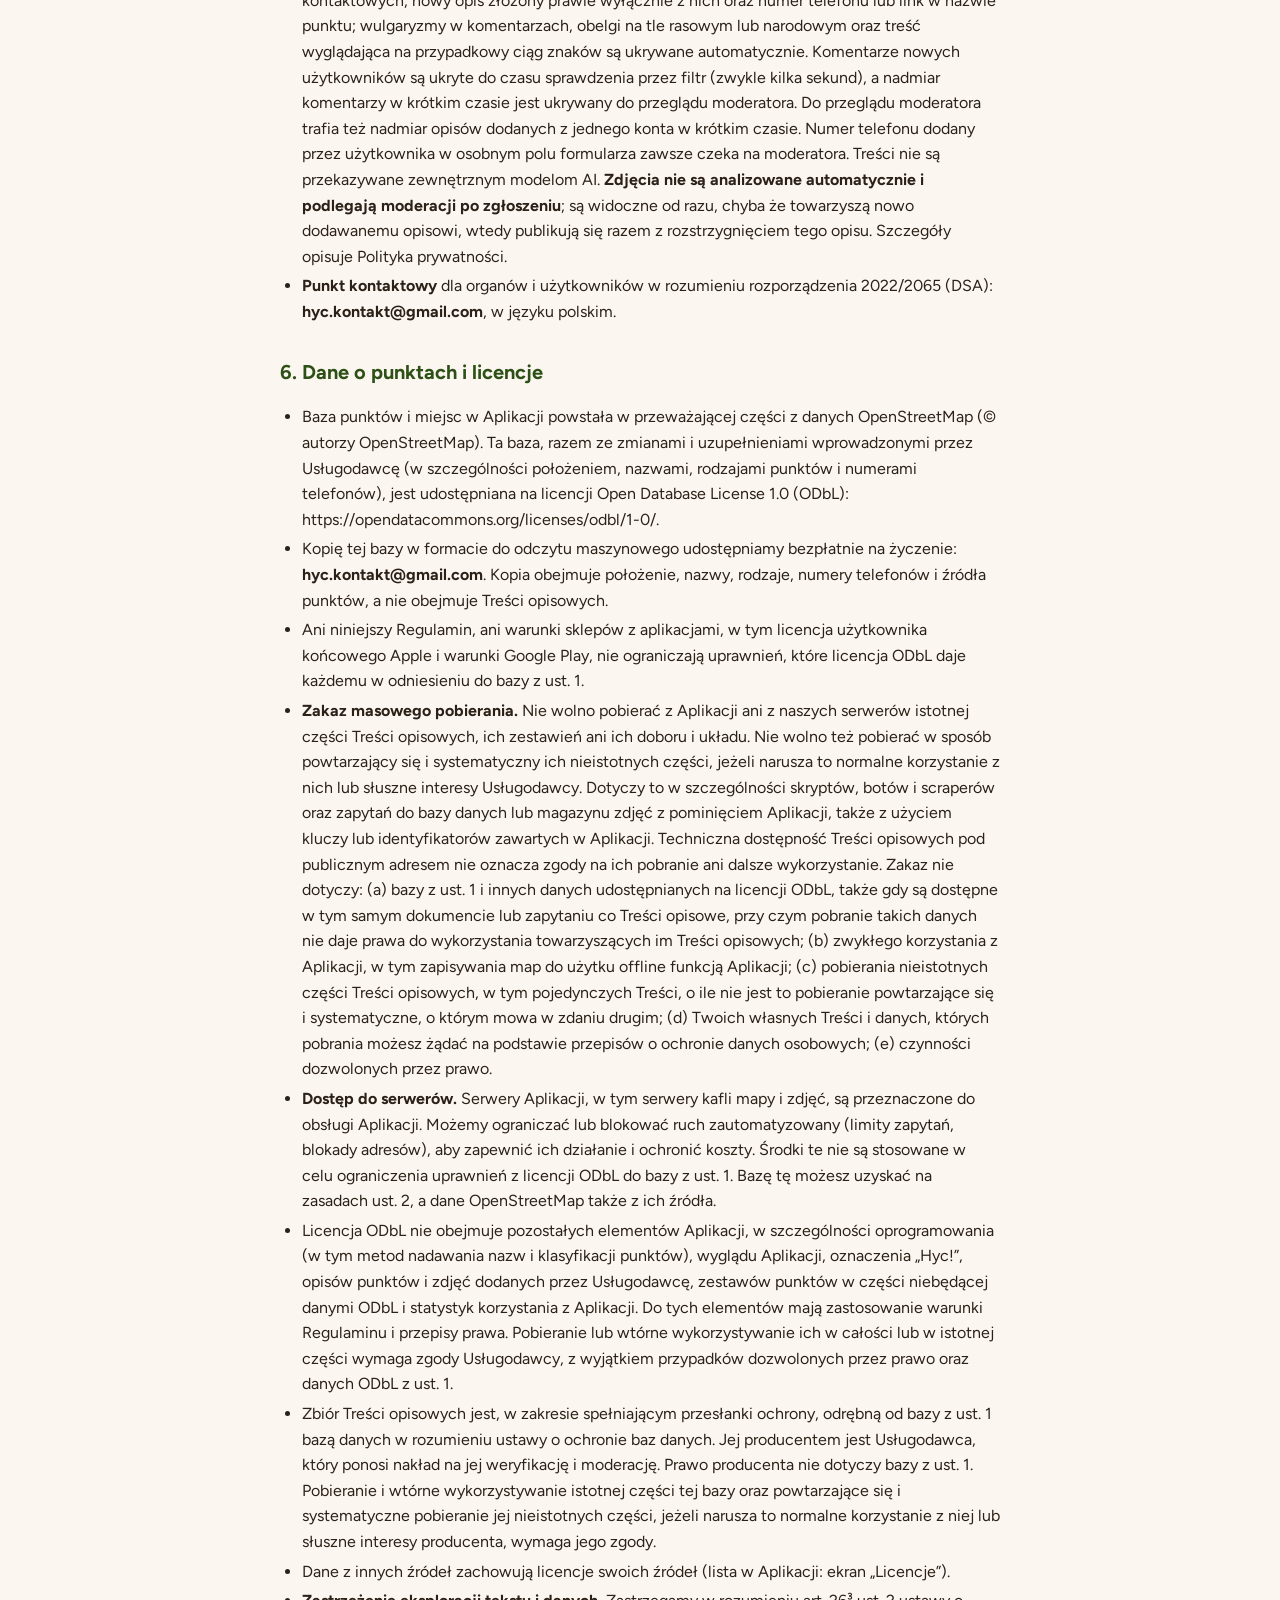
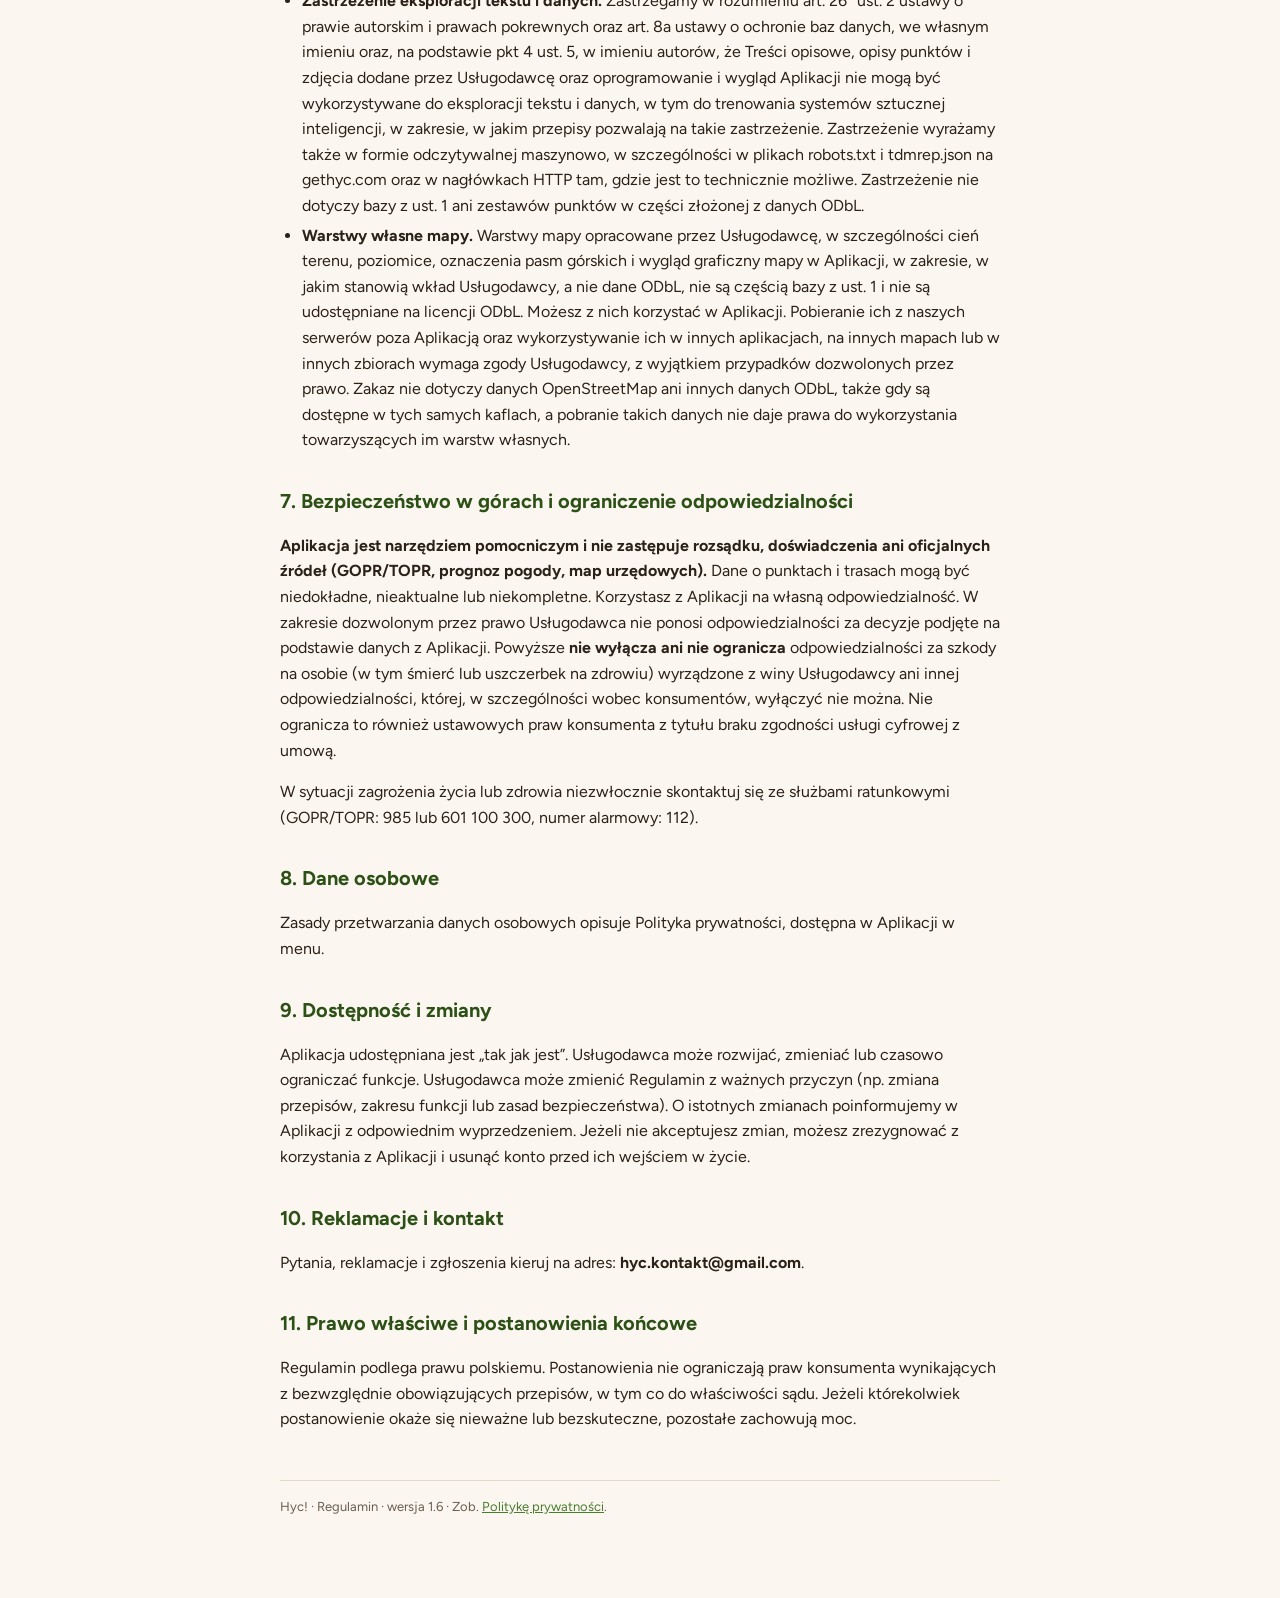
<file: legal/eula.html>
<!DOCTYPE html>
<html lang="pl">
<head>
<meta charset="utf-8">
<meta name="viewport" content="width=device-width, initial-scale=1">
<title>Regulamin — Hyc!</title>
<link rel="stylesheet" href="_style.css">
</head>
<body>
<div class="wrap">
<header>
  <h1>Regulamin korzystania z aplikacji</h1>
  <div class="meta">Hyc! · Wersja 1.6 · obowiązuje od <strong>29 października 2026 r.</strong></div>
</header>

<div class="nav"><a href="privacy.html">→ Polityka prywatności</a> · <a href="warunki_bezpiecznego_korzystania.html">→ Warunki bezpiecznego korzystania</a></div>

<h2>1. Postanowienia ogólne</h2>
<p>Niniejszy regulamin („Regulamin”) określa zasady korzystania z aplikacji mobilnej <strong>Hyc!</strong> („Aplikacja”). Usługodawcą jest <strong>Józef Kołaczyk, ul. Piątkowska 43/49, 60-645 Poznań</strong>, działający jako osoba fizyczna („Usługodawca”). Kontakt: <strong>hyc.kontakt@gmail.com</strong>.</p>
<p>Instalując lub korzystając z Aplikacji, akceptujesz Regulamin. Jeśli się z nim nie zgadzasz, nie korzystaj z Aplikacji. Aplikacja jest udostępniana bezpłatnie.</p>
<p>Regulamin zawierasz z Usługodawcą, a nie z Apple ani Google. Apple i Google nie odpowiadają za Aplikację, jej utrzymanie ani wsparcie. Poza Regulaminem obowiązują Cię warunki sklepu, z którego pobrano Aplikację (dla Apple: standardowa umowa licencyjna użytkownika końcowego Apple), z zastrzeżeniem pkt 6 ust. 3.</p>
<h2>2. Czym jest Aplikacja</h2>
<p>Aplikacja pomaga odnaleźć i nawigować do najbliższego użytecznego punktu w terenie (schronienia górskiego, noclegu, sklepu, punktu gastronomicznego itp.) na podstawie pozycji GPS użytkownika oraz danych o punktach. Dane o punktach pochodzą z różnych źródeł, w tym z publicznie dostępnych informacji, własnych ustaleń i weryfikacji, oraz od użytkowników i mają charakter informacyjny. Korzystanie z podstawowych funkcji (przeglądanie mapy, nawigacja) nie wymaga założenia konta.</p>
<h2>3. Zasady korzystania i konto użytkownika</h2>
<ul>
  <li>Z Aplikacji korzystasz na własną odpowiedzialność i zgodnie z obowiązującym prawem. Nie wolno zakłócać działania Aplikacji ani wprowadzać treści niezgodnych z prawem, obraźliwych lub wprowadzających w błąd.</li>
  <li>Założenie konta jest dobrowolne i wymagane tylko dla funkcji społecznościowych (dodawanie opisów, komentarzy, zapisywanie i dodawanie punktów). Rejestracja możliwa jest przez e-mail i hasło, konto Google lub konto Apple.</li>
  <li>Konto możesz założyć, jeśli masz ukończone <strong>16 lat</strong>. Przeglądanie mapy i nawigacja nie wymagają konta.</li>
  <li>Odpowiadasz za poufność danych logowania i za działania wykonane na Twoim koncie.</li>
  <li>Nazwa wyświetlana jest widoczna publicznie i możesz ją zmienić w Profilu. Nie wolno używać nazwy, która podszywa się pod zespół Aplikacji lub moderatorów albo zawiera adres e-mail lub link. Konto z nazwą naruszającą Regulamin może zostać zablokowane.</li>
  <li>Konto możesz w każdej chwili usunąć w Aplikacji (Profil, Usuń konto).</li>
</ul>
<h2>4. Treści użytkownika (UGC)</h2>
<p>„Treści” to treści dodawane przez użytkowników, w tym opisy, komentarze, nazwy, punkty (wraz ze współrzędnymi) i zdjęcia. Opisy, komentarze i zdjęcia dodane przez użytkowników nazywamy w Regulaminie „Treściami opisowymi”.</p>
<ul>
  <li>Zachowujesz prawa do swoich Treści. Publikując je, udzielasz Usługodawcy niewyłącznej, nieodpłatnej licencji, obowiązującej na całym świecie, na czas, przez który Treść jest dostępna w Aplikacji, na następujących polach eksploatacji: utrwalanie i zwielokrotnianie dowolną techniką (w tym cyfrową), wprowadzanie do pamięci komputera, publiczne udostępnianie w taki sposób, aby każdy mógł mieć do Treści dostęp w miejscu i czasie przez siebie wybranym, wyświetlanie, rozpowszechnianie w Aplikacji oraz opracowywanie (w tym skracanie i korekta redakcyjna), w celu świadczenia i rozwoju Aplikacji. Prawo do sublicencji ograniczone jest do dostawców działających na zlecenie Usługodawcy (podmiotów przetwarzających). Wyrażasz zgodę na zmiany techniczne niezbędne do wyświetlania Treści w Aplikacji, takie jak kadrowanie, zmiana rozmiaru i kompresja zdjęć oraz skracanie tekstów, bez zmiany ich sensu.</li>
  <li>Dane faktograficzne o punktach dodanych lub poprawionych przez Ciebie (położenie, nazwa, rodzaj, numer telefonu), bez Twojej nazwy i identyfikatora konta, wchodzą do bazy punktów udostępnianej na licencji ODbL (pkt 6) także po usunięciu konta; udzielasz Usługodawcy prawa do udostępniania tych danych na licencji ODbL.</li>
  <li>Treści opisowe, o ile stanowią utwór w rozumieniu ustawy o prawie autorskim i prawach pokrewnych, pozostają chronione prawami autorskimi ich autorów. Nie są częścią bazy udostępnianej na licencji ODbL, a licencja ODbL ich nie obejmuje. Powiązanie Treści opisowych z punktem (identyfikatorem) nie czyni ich częścią bazy ODbL. Udzielona przez Ciebie licencja nie przenosi na Usługodawcę ani praw autorskich do Treści opisowych, ani praw osobistych ich autorów.</li>
  <li>Usługodawca nie nabywa praw do dochodzenia roszczeń z Twoich praw autorskich. Nie ogranicza to własnych praw Usługodawcy jako producenta bazy ani jego uprawnień wynikających z Regulaminu. Jeżeli osoba trzecia skopiuje Twoje Treści opisowe bez zgody, Usługodawca może zwrócić się do Ciebie o wystąpienie z roszczeniem lub o udzielenie pełnomocnictwa. Decyzja należy do Ciebie.</li>
  <li>Upoważniasz Usługodawcę do złożenia w Twoim imieniu zastrzeżenia, o którym mowa w art. 26³ ust. 2 ustawy o prawie autorskim i prawach pokrewnych, w odniesieniu do Twoich Treści opisowych, o ile stanowią utwór. Upoważnienie dotyczy wyłącznie tego zastrzeżenia, nie obejmuje dochodzenia roszczeń i możesz je odwołać w każdej chwili mailem na adres kontaktowy. Wygasa ono także wraz z usunięciem Treści z Aplikacji. Po odwołaniu Usługodawca nie powołuje się na to zastrzeżenie w odniesieniu do Twoich Treści.</li>
  <li>Usługodawca może wykorzystywać Treści w formie <strong>zanonimizowanej i zagregowanej</strong> (bez powiązania z Twoją tożsamością) do celów statystycznych i rozwoju Aplikacji oraz udostępniać osobom trzecim wyłącznie takie zestawienia zagregowane, z których nie da się zidentyfikować użytkownika. Publicznie udostępnione opisy punktów mogą pozostać elementem punktu również po usunięciu Twojego konta (w formie zanonimizowanej).</li>
  <li>Oświadczasz, że masz prawo do publikowanych Treści i że nie naruszają one praw osób trzecich.</li>
  <li><strong>Publikując zdjęcie przedstawiające możliwą do zidentyfikowania osobę inną niż Ty, oświadczasz, że masz zgodę tej osoby na rozpowszechnianie jej wizerunku</strong> (art. 81 ustawy o prawie autorskim i prawach pokrewnych), chyba że osoba ta jest jedynie szczegółem całości, takiej jak krajobraz, grupa osób lub impreza publiczna. Nie publikuj zdjęć z wizerunkiem osoby poniżej 18 roku życia bez zgody jej opiekuna prawnego.</li>
  <li>Zabronione są treści: niezgodne z prawem, obraźliwe, wprowadzające w błąd co do bezpieczeństwa miejsca, spam, dane osobowe osób trzecich, <strong>wizerunek osób trzecich bez ich zgody</strong> oraz treści naruszające prawa autorskie.</li>
</ul>
<h2>5. Moderacja, zgłoszenia i odwołania</h2>
<ul>
  <li><strong>Zgłaszanie.</strong> Treść możesz zgłosić w Aplikacji (przycisk zgłoszenia przy punkcie lub komentarzu) albo mailem na adres <strong>hyc.kontakt@gmail.com</strong>. W zgłoszeniu mailowym wskaż, której treści dotyczy (nazwa lub identyfikator punktu oraz komentarz albo zdjęcie), dlaczego uważasz ją za niezgodną z prawem lub Regulaminem oraz podaj swoje dane kontaktowe. Rozpatrujemy zgłoszenia bez zbędnej zwłoki i informujemy zgłaszającego o decyzji. Wykorzystanie Treści opisowych poza Aplikacją możesz też zgłosić na adres kontaktowy.</li>
  <li><strong>Środki.</strong> Usługodawca może ukryć lub usunąć Treści naruszające Regulamin lub prawo oraz zawiesić lub usunąć konto naruszające zasady, proporcjonalnie do naruszenia. Moderator może zablokować konto użytkownika naruszającego Regulamin. Konto może zostać zablokowane także automatycznie w razie seryjnego spamu (kilka treści odrzuconych przez filtr przy jednoczesnym przekroczeniu limitu komentarzy); w takim przypadku możesz żądać rozpatrzenia przez człowieka.</li>
  <li><strong>Powody i odwołanie.</strong> O ukryciu treści informujemy autora w Aplikacji (status przy treści). Powód ukrycia treści, zawieszenia lub zablokowania konta podajemy mailem na Twoją prośbę wysłaną na adres kontaktowy, w ciągu 14 dni. Od decyzji możesz się odwołać mailem na adres kontaktowy; odwołanie rozpatruje człowiek.</li>
  <li><strong>Filtr automatyczny.</strong> Opisy, nazwy punktów i komentarze sprawdza automatyczny filtr słów i wzorców działający w naszym backendzie. Treść wątpliwa (np. groźby, wulgaryzmy w opisie, wiele linków, numerów telefonu lub adresów e-mail naraz, treść wyglądająca na reklamę lub spam) trafia do przeglądu moderatora i do jego decyzji bywa ukryta; pojedynczy link, numer telefonu lub adres e-mail w opisie lub komentarzu jest dozwolony, ale do przeglądu moderatora trafia kontakt podany razem z hasłem reklamowym, komentarz złożony wyłącznie z danych kontaktowych, nowy opis złożony prawie wyłącznie z nich oraz numer telefonu lub link w nazwie punktu; wulgaryzmy w komentarzach, obelgi na tle rasowym lub narodowym oraz treść wyglądająca na przypadkowy ciąg znaków są ukrywane automatycznie. Komentarze nowych użytkowników są ukryte do czasu sprawdzenia przez filtr (zwykle kilka sekund), a nadmiar komentarzy w krótkim czasie jest ukrywany do przeglądu moderatora. Do przeglądu moderatora trafia też nadmiar opisów dodanych z jednego konta w krótkim czasie. Numer telefonu dodany przez użytkownika w osobnym polu formularza zawsze czeka na moderatora. Treści nie są przekazywane zewnętrznym modelom AI. <strong>Zdjęcia nie są analizowane automatycznie i podlegają moderacji po zgłoszeniu</strong>; są widoczne od razu, chyba że towarzyszą nowo dodawanemu opisowi, wtedy publikują się razem z rozstrzygnięciem tego opisu. Szczegóły opisuje Polityka prywatności.</li>
  <li><strong>Punkt kontaktowy</strong> dla organów i użytkowników w rozumieniu rozporządzenia 2022/2065 (DSA): <strong>hyc.kontakt@gmail.com</strong>, w języku polskim.</li>
</ul>
<h2>6. Dane o punktach i licencje</h2>
<ul>
  <li>Baza punktów i miejsc w Aplikacji powstała w przeważającej części z danych OpenStreetMap (© autorzy OpenStreetMap). Ta baza, razem ze zmianami i uzupełnieniami wprowadzonymi przez Usługodawcę (w szczególności położeniem, nazwami, rodzajami punktów i numerami telefonów), jest udostępniana na licencji Open Database License 1.0 (ODbL): https://opendatacommons.org/licenses/odbl/1-0/.</li>
  <li>Kopię tej bazy w formacie do odczytu maszynowego udostępniamy bezpłatnie na życzenie: <strong>hyc.kontakt@gmail.com</strong>. Kopia obejmuje położenie, nazwy, rodzaje, numery telefonów i źródła punktów, a nie obejmuje Treści opisowych.</li>
  <li>Ani niniejszy Regulamin, ani warunki sklepów z aplikacjami, w tym licencja użytkownika końcowego Apple i warunki Google Play, nie ograniczają uprawnień, które licencja ODbL daje każdemu w odniesieniu do bazy z ust. 1.</li>
  <li><strong>Zakaz masowego pobierania.</strong> Nie wolno pobierać z Aplikacji ani z naszych serwerów istotnej części Treści opisowych, ich zestawień ani ich doboru i układu. Nie wolno też pobierać w sposób powtarzający się i systematyczny ich nieistotnych części, jeżeli narusza to normalne korzystanie z nich lub słuszne interesy Usługodawcy. Dotyczy to w szczególności skryptów, botów i scraperów oraz zapytań do bazy danych lub magazynu zdjęć z pominięciem Aplikacji, także z użyciem kluczy lub identyfikatorów zawartych w Aplikacji. Techniczna dostępność Treści opisowych pod publicznym adresem nie oznacza zgody na ich pobranie ani dalsze wykorzystanie. Zakaz nie dotyczy: (a) bazy z ust. 1 i innych danych udostępnianych na licencji ODbL, także gdy są dostępne w tym samym dokumencie lub zapytaniu co Treści opisowe, przy czym pobranie takich danych nie daje prawa do wykorzystania towarzyszących im Treści opisowych; (b) zwykłego korzystania z Aplikacji, w tym zapisywania map do użytku offline funkcją Aplikacji; (c) pobierania nieistotnych części Treści opisowych, w tym pojedynczych Treści, o ile nie jest to pobieranie powtarzające się i systematyczne, o którym mowa w zdaniu drugim; (d) Twoich własnych Treści i danych, których pobrania możesz żądać na podstawie przepisów o ochronie danych osobowych; (e) czynności dozwolonych przez prawo.</li>
  <li><strong>Dostęp do serwerów.</strong> Serwery Aplikacji, w tym serwery kafli mapy i zdjęć, są przeznaczone do obsługi Aplikacji. Możemy ograniczać lub blokować ruch zautomatyzowany (limity zapytań, blokady adresów), aby zapewnić ich działanie i ochronić koszty. Środki te nie są stosowane w celu ograniczenia uprawnień z licencji ODbL do bazy z ust. 1. Bazę tę możesz uzyskać na zasadach ust. 2, a dane OpenStreetMap także z ich źródła.</li>
  <li>Licencja ODbL nie obejmuje pozostałych elementów Aplikacji, w szczególności oprogramowania (w tym metod nadawania nazw i klasyfikacji punktów), wyglądu Aplikacji, oznaczenia „Hyc!”, opisów punktów i zdjęć dodanych przez Usługodawcę, zestawów punktów w części niebędącej danymi ODbL i statystyk korzystania z Aplikacji. Do tych elementów mają zastosowanie warunki Regulaminu i przepisy prawa. Pobieranie lub wtórne wykorzystywanie ich w całości lub w istotnej części wymaga zgody Usługodawcy, z wyjątkiem przypadków dozwolonych przez prawo oraz danych ODbL z ust. 1.</li>
  <li>Zbiór Treści opisowych jest, w zakresie spełniającym przesłanki ochrony, odrębną od bazy z ust. 1 bazą danych w rozumieniu ustawy o ochronie baz danych. Jej producentem jest Usługodawca, który ponosi nakład na jej weryfikację i moderację. Prawo producenta nie dotyczy bazy z ust. 1. Pobieranie i wtórne wykorzystywanie istotnej części tej bazy oraz powtarzające się i systematyczne pobieranie jej nieistotnych części, jeżeli narusza to normalne korzystanie z niej lub słuszne interesy producenta, wymaga jego zgody.</li>
  <li>Dane z innych źródeł zachowują licencje swoich źródeł (lista w Aplikacji: ekran „Licencje”).</li>
  <li><strong>Zastrzeżenie eksploracji tekstu i danych.</strong> Zastrzegamy w rozumieniu art. 26³ ust. 2 ustawy o prawie autorskim i prawach pokrewnych oraz art. 8a ustawy o ochronie baz danych, we własnym imieniu oraz, na podstawie pkt 4 ust. 5, w imieniu autorów, że Treści opisowe, opisy punktów i zdjęcia dodane przez Usługodawcę oraz oprogramowanie i wygląd Aplikacji nie mogą być wykorzystywane do eksploracji tekstu i danych, w tym do trenowania systemów sztucznej inteligencji, w zakresie, w jakim przepisy pozwalają na takie zastrzeżenie. Zastrzeżenie wyrażamy także w formie odczytywalnej maszynowo, w szczególności w plikach robots.txt i tdmrep.json na gethyc.com oraz w nagłówkach HTTP tam, gdzie jest to technicznie możliwe. Zastrzeżenie nie dotyczy bazy z ust. 1 ani zestawów punktów w części złożonej z danych ODbL.</li>
  <li><strong>Warstwy własne mapy.</strong> Warstwy mapy opracowane przez Usługodawcę, w szczególności cień terenu, poziomice, oznaczenia pasm górskich i wygląd graficzny mapy w Aplikacji, w zakresie, w jakim stanowią wkład Usługodawcy, a nie dane ODbL, nie są częścią bazy z ust. 1 i nie są udostępniane na licencji ODbL. Możesz z nich korzystać w Aplikacji. Pobieranie ich z naszych serwerów poza Aplikacją oraz wykorzystywanie ich w innych aplikacjach, na innych mapach lub w innych zbiorach wymaga zgody Usługodawcy, z wyjątkiem przypadków dozwolonych przez prawo. Zakaz nie dotyczy danych OpenStreetMap ani innych danych ODbL, także gdy są dostępne w tych samych kaflach, a pobranie takich danych nie daje prawa do wykorzystania towarzyszących im warstw własnych.</li>
</ul>
<h2>7. Bezpieczeństwo w górach i ograniczenie odpowiedzialności</h2>
<p><strong>Aplikacja jest narzędziem pomocniczym i nie zastępuje rozsądku, doświadczenia ani oficjalnych źródeł (GOPR/TOPR, prognoz pogody, map urzędowych).</strong> Dane o punktach i trasach mogą być niedokładne, nieaktualne lub niekompletne. Korzystasz z Aplikacji na własną odpowiedzialność. W zakresie dozwolonym przez prawo Usługodawca nie ponosi odpowiedzialności za decyzje podjęte na podstawie danych z Aplikacji. Powyższe <strong>nie wyłącza ani nie ogranicza</strong> odpowiedzialności za szkody na osobie (w tym śmierć lub uszczerbek na zdrowiu) wyrządzone z winy Usługodawcy ani innej odpowiedzialności, której, w szczególności wobec konsumentów, wyłączyć nie można. Nie ogranicza to również ustawowych praw konsumenta z tytułu braku zgodności usługi cyfrowej z umową.</p>
<p>W sytuacji zagrożenia życia lub zdrowia niezwłocznie skontaktuj się ze służbami ratunkowymi (GOPR/TOPR: 985 lub 601 100 300, numer alarmowy: 112).</p>
<h2>8. Dane osobowe</h2>
<p>Zasady przetwarzania danych osobowych opisuje Polityka prywatności, dostępna w Aplikacji w menu.</p>
<h2>9. Dostępność i zmiany</h2>
<p>Aplikacja udostępniana jest „tak jak jest”. Usługodawca może rozwijać, zmieniać lub czasowo ograniczać funkcje. Usługodawca może zmienić Regulamin z ważnych przyczyn (np. zmiana przepisów, zakresu funkcji lub zasad bezpieczeństwa). O istotnych zmianach poinformujemy w Aplikacji z odpowiednim wyprzedzeniem. Jeżeli nie akceptujesz zmian, możesz zrezygnować z korzystania z Aplikacji i usunąć konto przed ich wejściem w życie.</p>
<h2>10. Reklamacje i kontakt</h2>
<p>Pytania, reklamacje i zgłoszenia kieruj na adres: <strong>hyc.kontakt@gmail.com</strong>.</p>
<h2>11. Prawo właściwe i postanowienia końcowe</h2>
<p>Regulamin podlega prawu polskiemu. Postanowienia nie ograniczają praw konsumenta wynikających z bezwzględnie obowiązujących przepisów, w tym co do właściwości sądu. Jeżeli którekolwiek postanowienie okaże się nieważne lub bezskuteczne, pozostałe zachowują moc.</p>

<footer>
  Hyc! · Regulamin · wersja 1.6 ·
  Zob. <a href="privacy.html">Politykę prywatności</a>.
</footer>
</div>
</body>
</html>
</file>
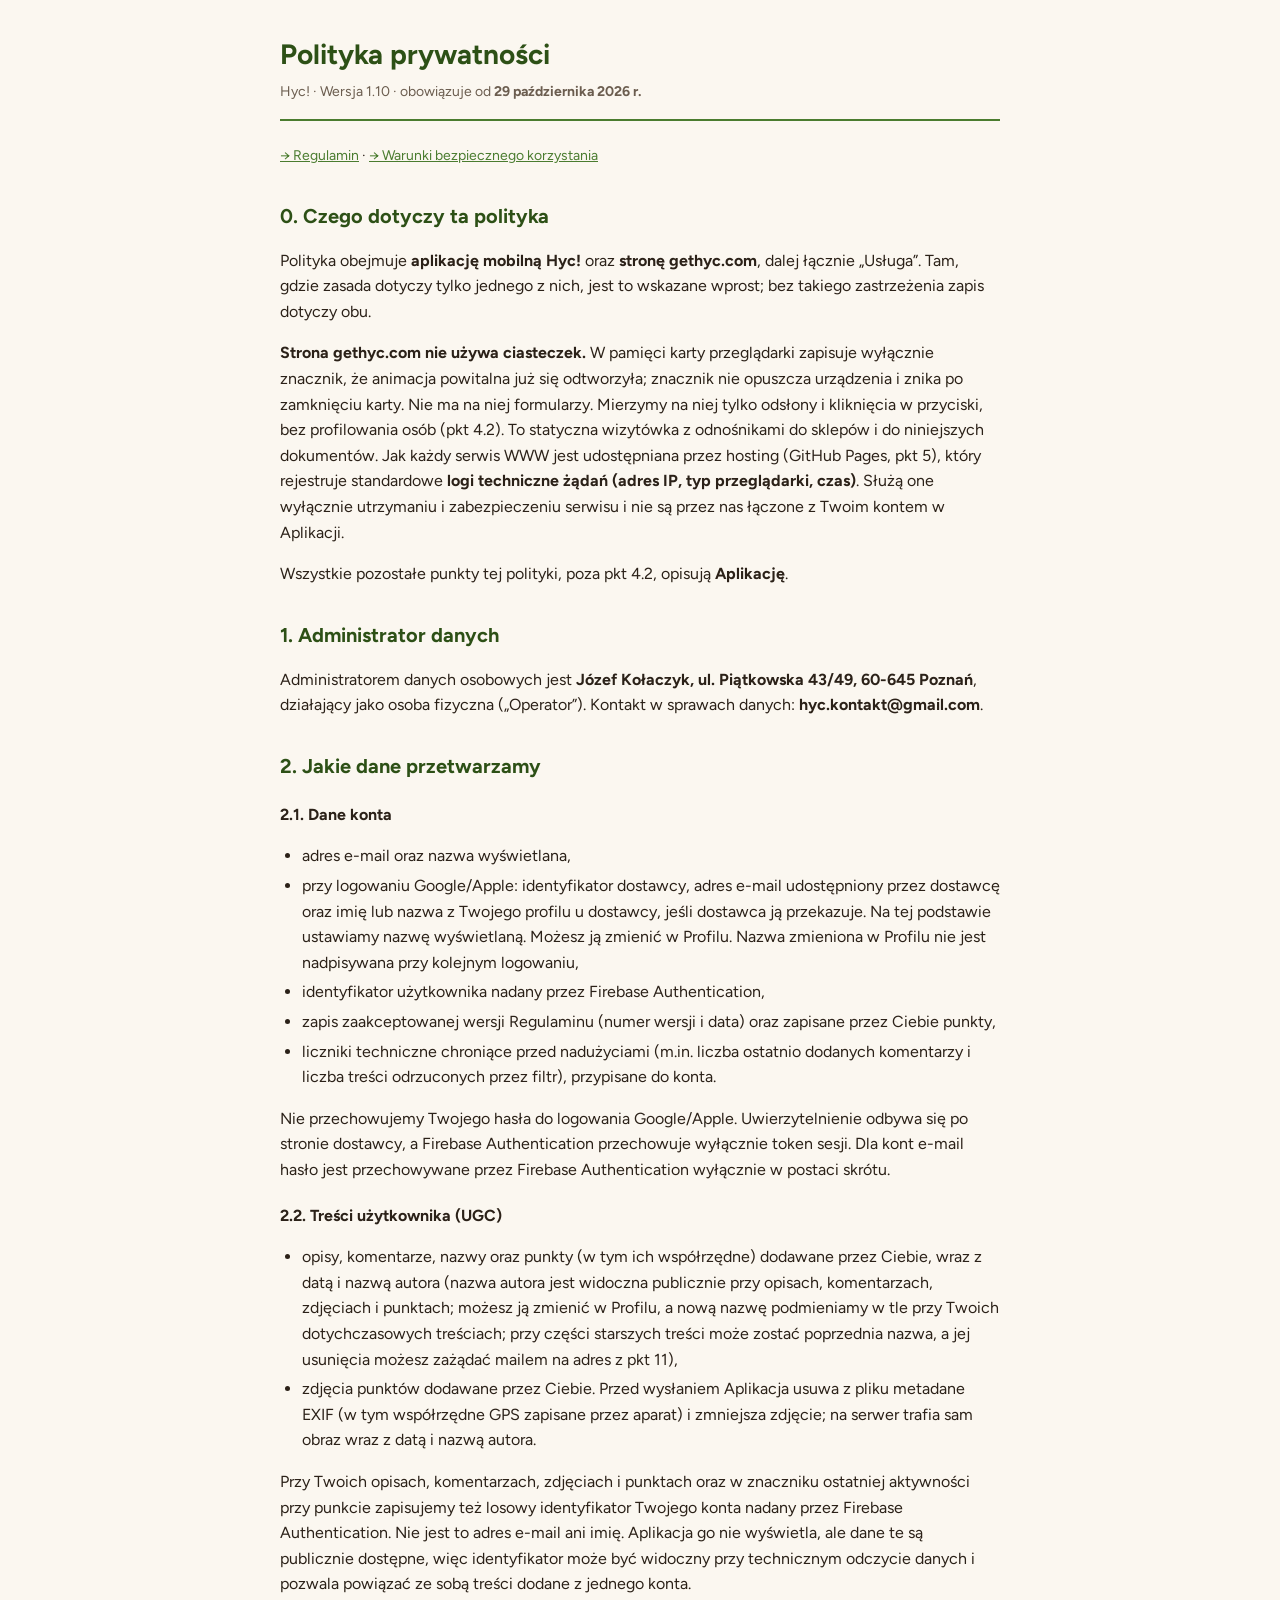
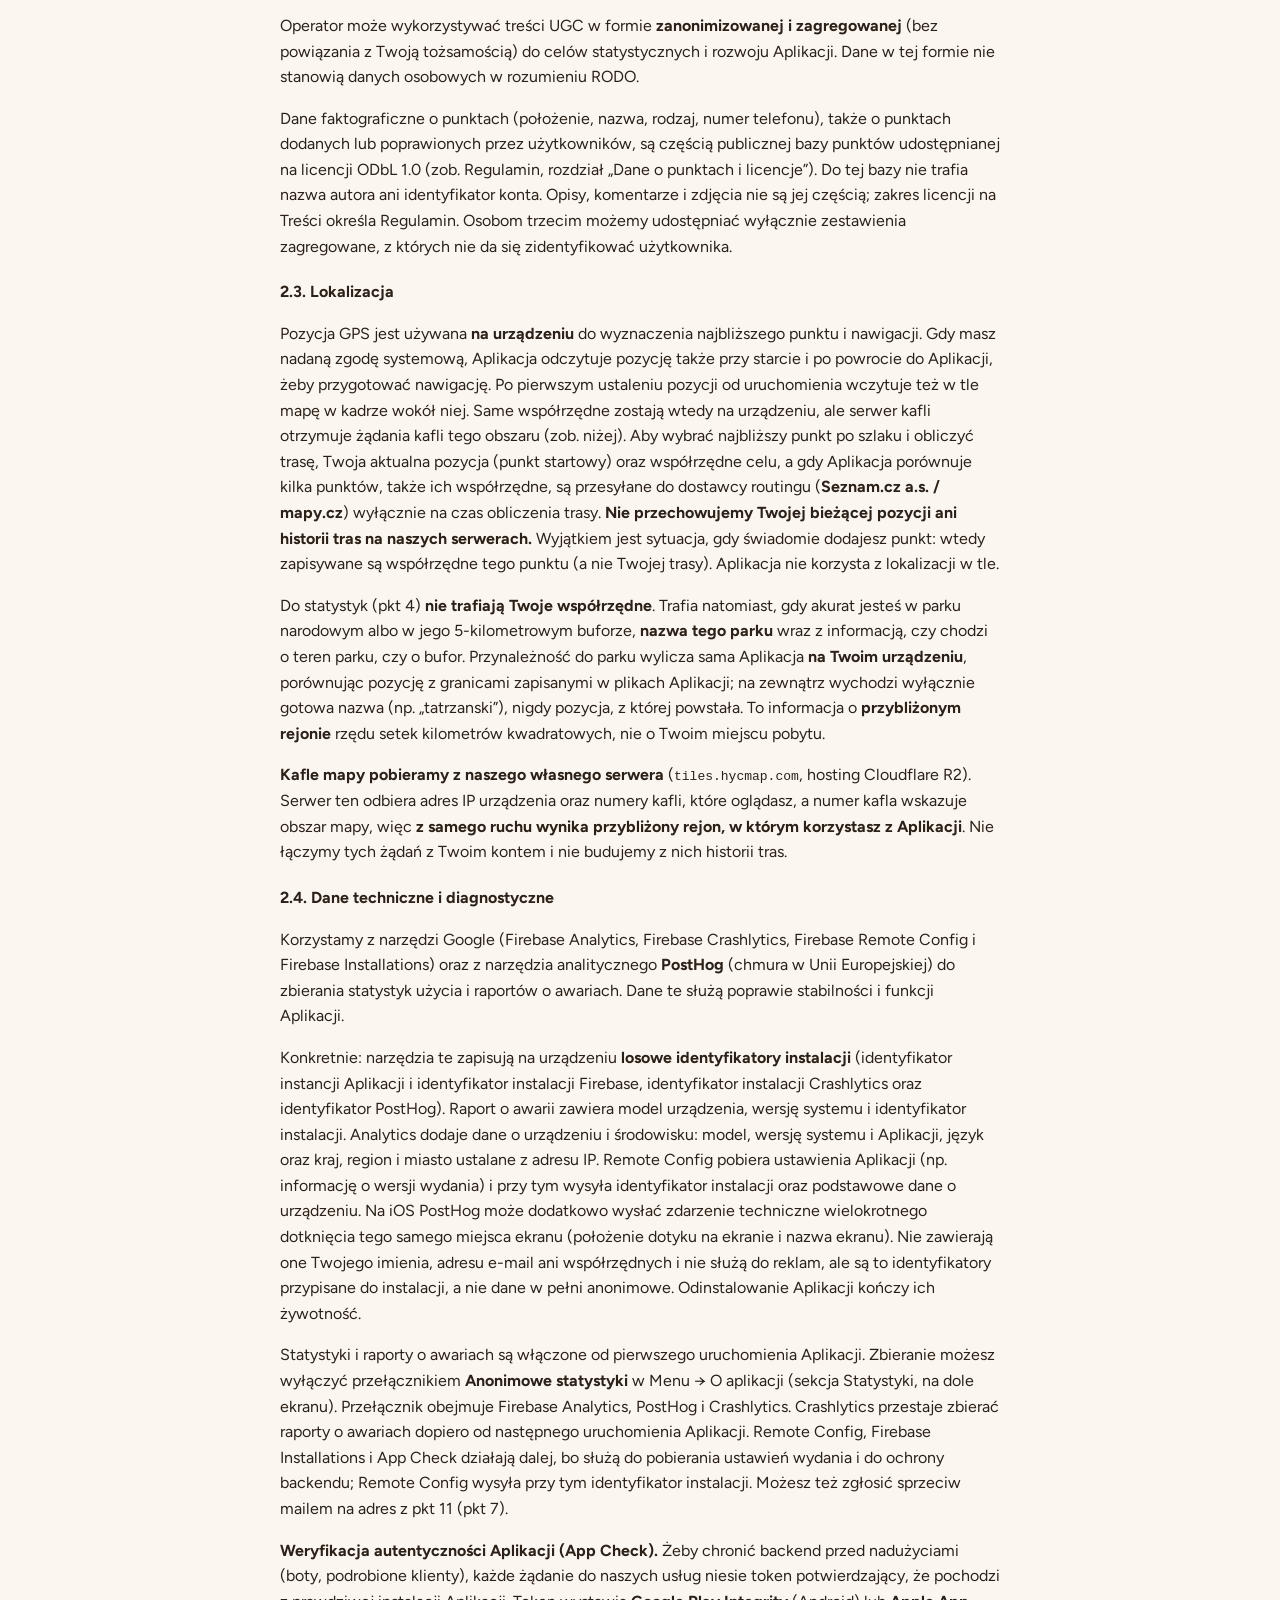
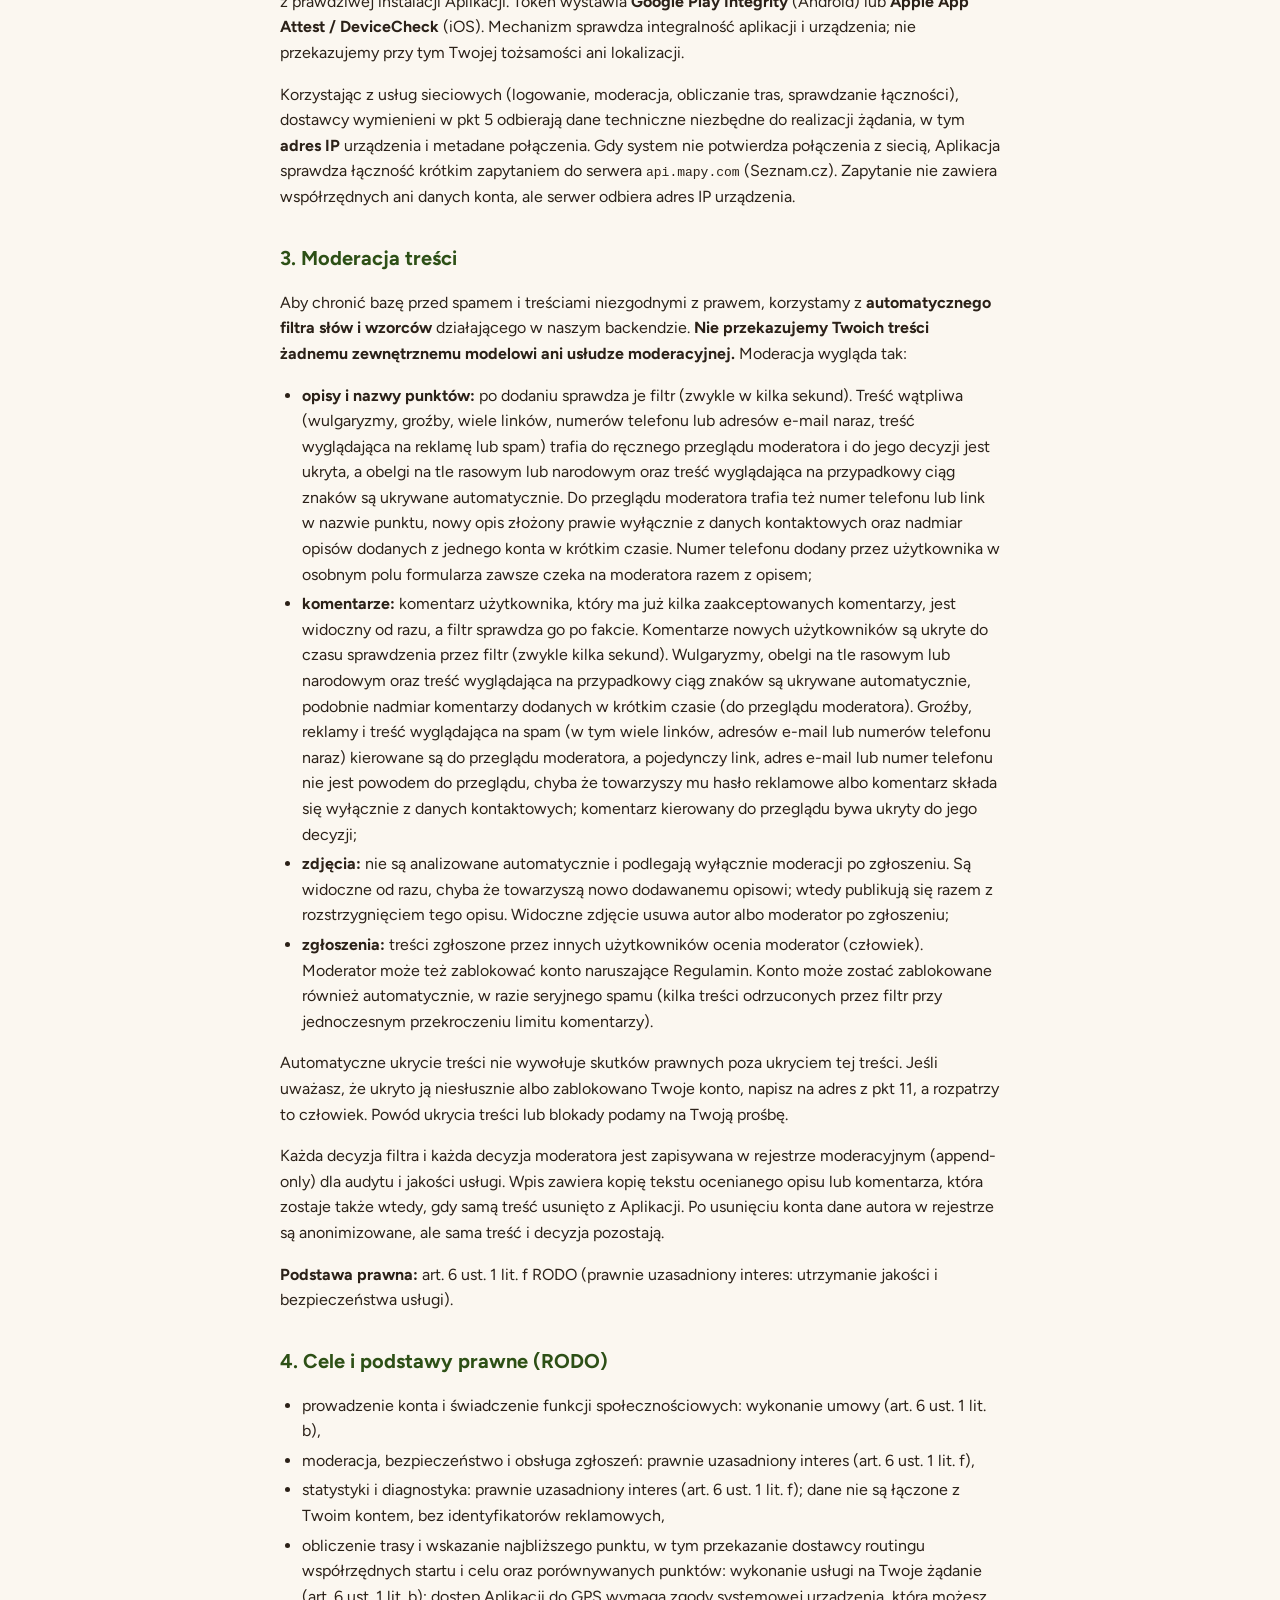
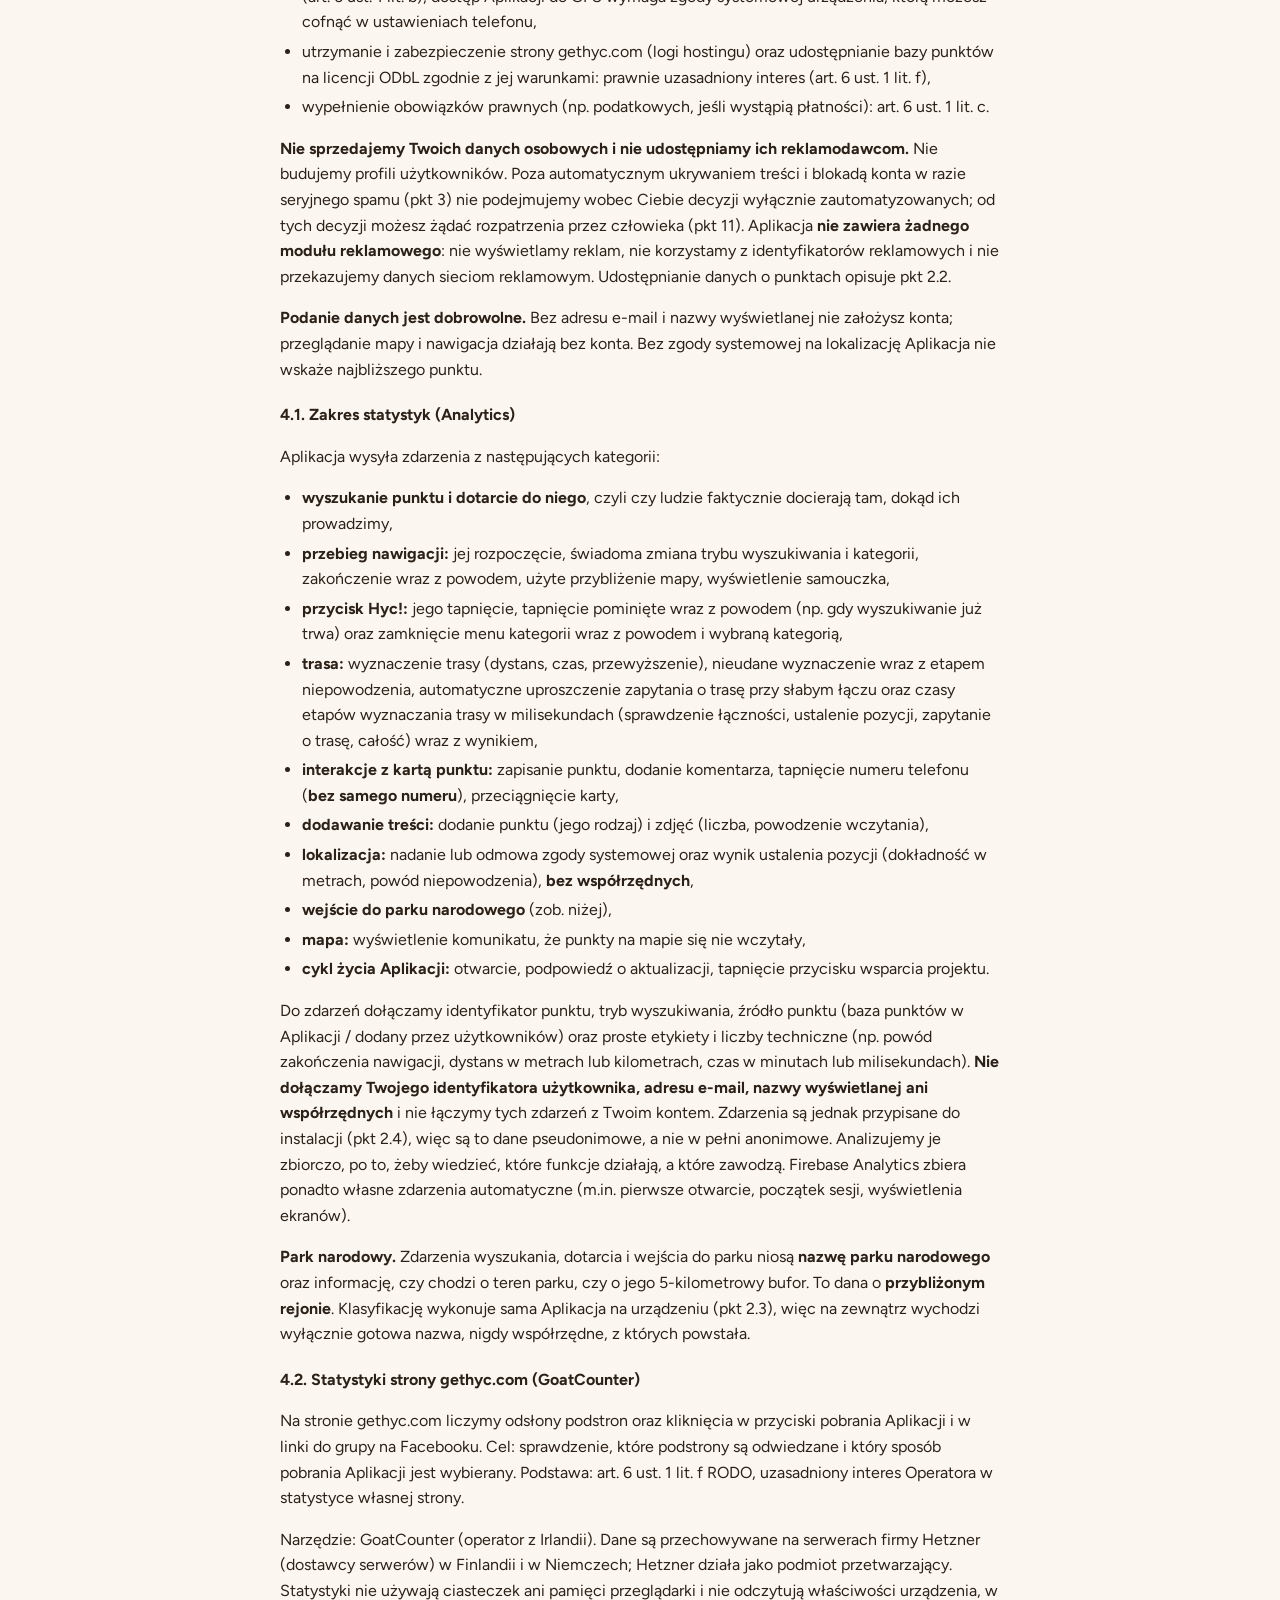
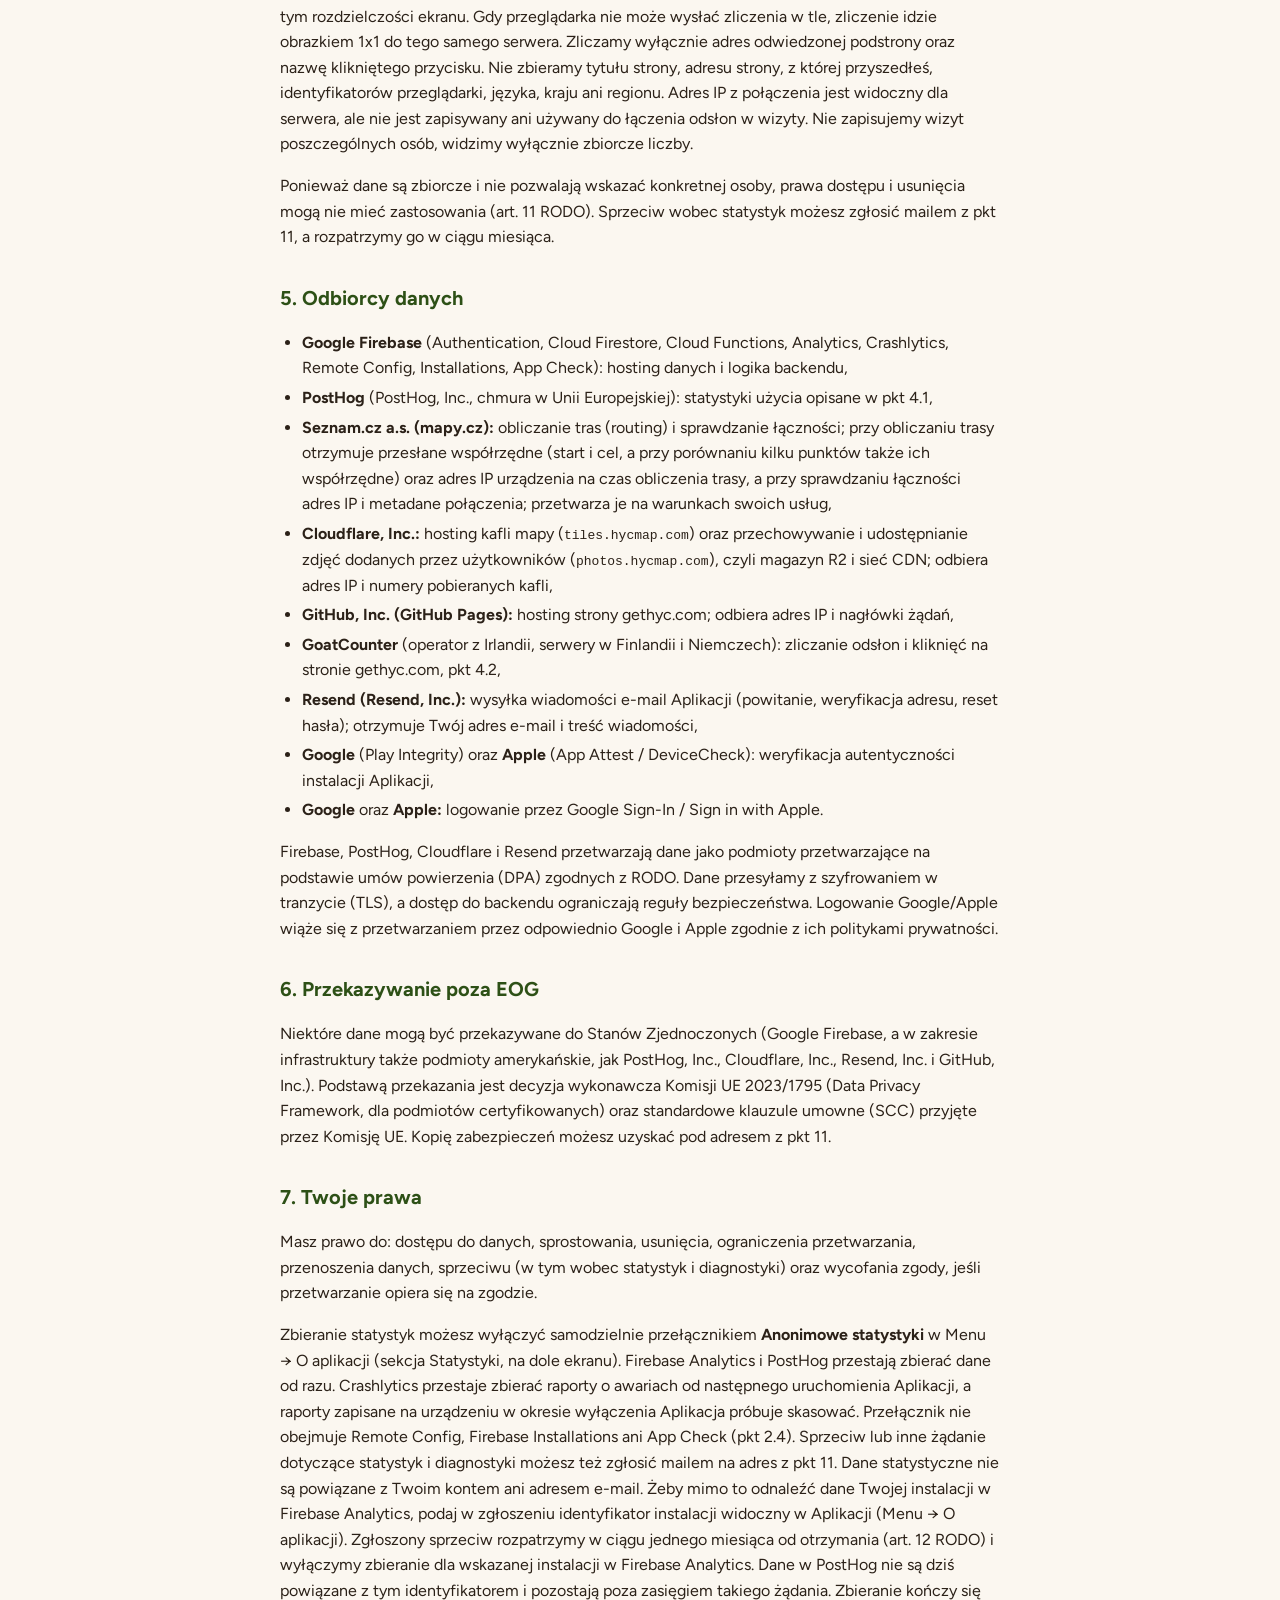
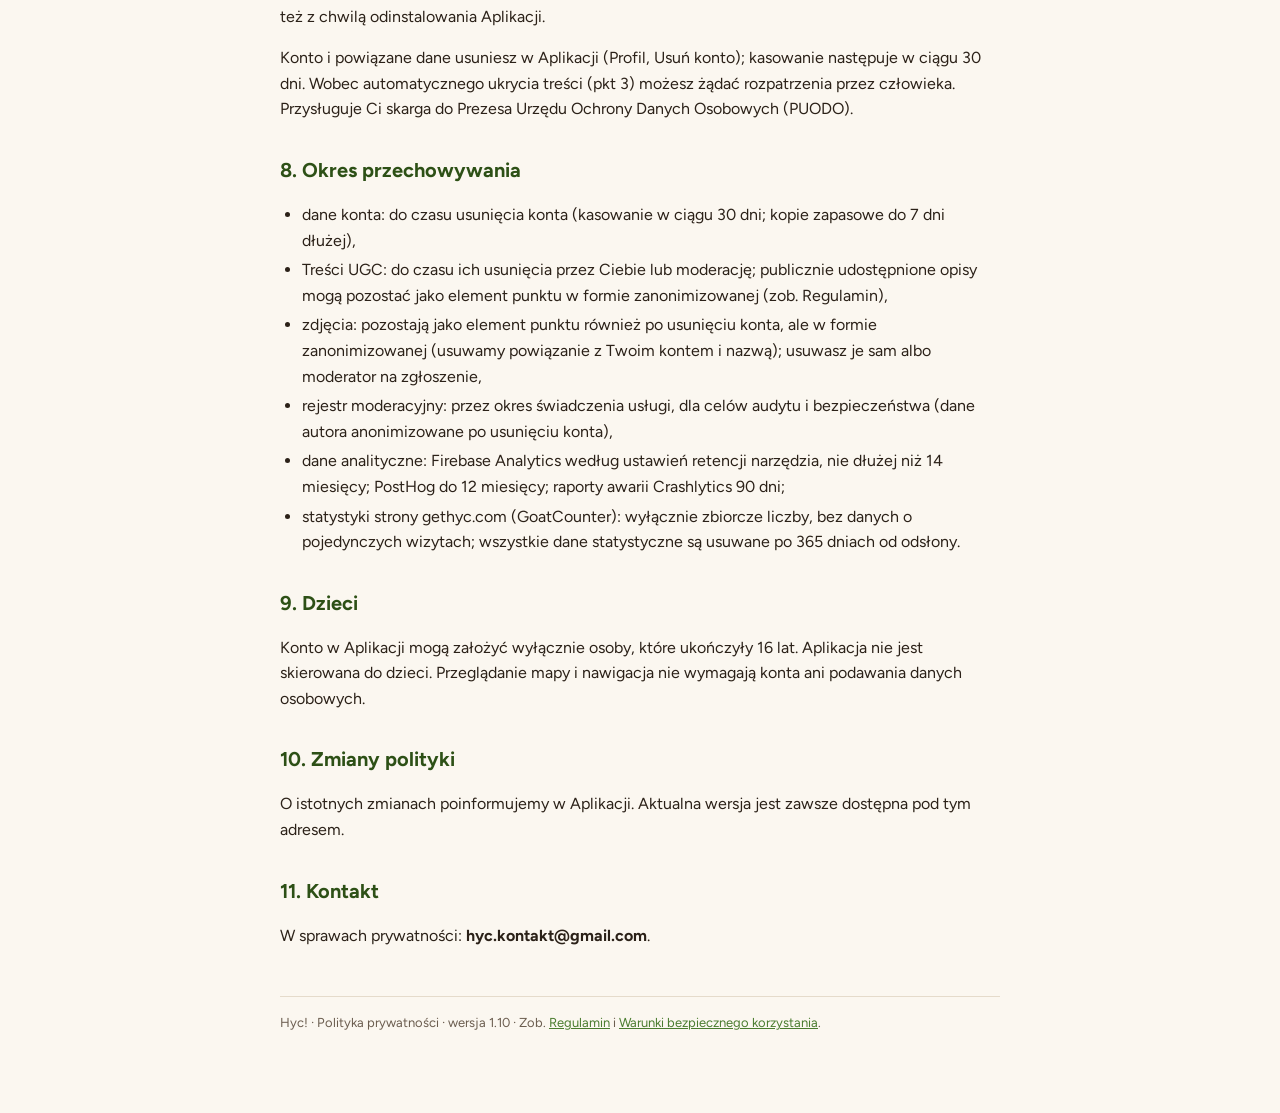
<file: legal/privacy.html>
<!DOCTYPE html>
<html lang="pl">
<head>
<meta charset="utf-8">
<meta name="viewport" content="width=device-width, initial-scale=1">
<title>Polityka prywatności — Hyc!</title>
<link rel="stylesheet" href="_style.css">
</head>
<body>
<div class="wrap">
<header>
  <h1>Polityka prywatności</h1>
  <div class="meta">Hyc! · Wersja 1.10 · obowiązuje od <strong>29 października 2026 r.</strong></div>
</header>

<div class="nav"><a href="eula.html">→ Regulamin</a> · <a href="warunki_bezpiecznego_korzystania.html">→ Warunki bezpiecznego korzystania</a></div>

<h2>0. Czego dotyczy ta polityka</h2>
<p>Polityka obejmuje <strong>aplikację mobilną Hyc!</strong> oraz <strong>stronę gethyc.com</strong>, dalej łącznie „Usługa”. Tam, gdzie zasada dotyczy tylko jednego z nich, jest to wskazane wprost; bez takiego zastrzeżenia zapis dotyczy obu.</p>
<p><strong>Strona gethyc.com nie używa ciasteczek.</strong> W pamięci karty przeglądarki zapisuje wyłącznie znacznik, że animacja powitalna już się odtworzyła; znacznik nie opuszcza urządzenia i znika po zamknięciu karty. Nie ma na niej formularzy. Mierzymy na niej tylko odsłony i kliknięcia w przyciski, bez profilowania osób (pkt 4.2). To statyczna wizytówka z odnośnikami do sklepów i do niniejszych dokumentów. Jak każdy serwis WWW jest udostępniana przez hosting (GitHub Pages, pkt 5), który rejestruje standardowe <strong>logi techniczne żądań (adres IP, typ przeglądarki, czas)</strong>. Służą one wyłącznie utrzymaniu i zabezpieczeniu serwisu i nie są przez nas łączone z Twoim kontem w Aplikacji.</p>
<p>Wszystkie pozostałe punkty tej polityki, poza pkt 4.2, opisują <strong>Aplikację</strong>.</p>
<h2>1. Administrator danych</h2>
<p>Administratorem danych osobowych jest <strong>Józef Kołaczyk, ul. Piątkowska 43/49, 60-645 Poznań</strong>, działający jako osoba fizyczna („Operator”). Kontakt w sprawach danych: <strong>hyc.kontakt@gmail.com</strong>.</p>
<h2>2. Jakie dane przetwarzamy</h2>
<h3>2.1. Dane konta</h3>
<ul>
  <li>adres e-mail oraz nazwa wyświetlana,</li>
  <li>przy logowaniu Google/Apple: identyfikator dostawcy, adres e-mail udostępniony przez dostawcę oraz imię lub nazwa z Twojego profilu u dostawcy, jeśli dostawca ją przekazuje. Na tej podstawie ustawiamy nazwę wyświetlaną. Możesz ją zmienić w Profilu. Nazwa zmieniona w Profilu nie jest nadpisywana przy kolejnym logowaniu,</li>
  <li>identyfikator użytkownika nadany przez Firebase Authentication,</li>
  <li>zapis zaakceptowanej wersji Regulaminu (numer wersji i data) oraz zapisane przez Ciebie punkty,</li>
  <li>liczniki techniczne chroniące przed nadużyciami (m.in. liczba ostatnio dodanych komentarzy i liczba treści odrzuconych przez filtr), przypisane do konta.</li>
</ul>
<p>Nie przechowujemy Twojego hasła do logowania Google/Apple. Uwierzytelnienie odbywa się po stronie dostawcy, a Firebase Authentication przechowuje wyłącznie token sesji. Dla kont e-mail hasło jest przechowywane przez Firebase Authentication wyłącznie w postaci skrótu.</p>
<h3>2.2. Treści użytkownika (UGC)</h3>
<ul>
  <li>opisy, komentarze, nazwy oraz punkty (w tym ich współrzędne) dodawane przez Ciebie, wraz z datą i nazwą autora (nazwa autora jest widoczna publicznie przy opisach, komentarzach, zdjęciach i punktach; możesz ją zmienić w Profilu, a nową nazwę podmieniamy w tle przy Twoich dotychczasowych treściach; przy części starszych treści może zostać poprzednia nazwa, a jej usunięcia możesz zażądać mailem na adres z pkt 11),</li>
  <li>zdjęcia punktów dodawane przez Ciebie. Przed wysłaniem Aplikacja usuwa z pliku metadane EXIF (w tym współrzędne GPS zapisane przez aparat) i zmniejsza zdjęcie; na serwer trafia sam obraz wraz z datą i nazwą autora.</li>
</ul>
<p>Przy Twoich opisach, komentarzach, zdjęciach i punktach oraz w znaczniku ostatniej aktywności przy punkcie zapisujemy też losowy identyfikator Twojego konta nadany przez Firebase Authentication. Nie jest to adres e-mail ani imię. Aplikacja go nie wyświetla, ale dane te są publicznie dostępne, więc identyfikator może być widoczny przy technicznym odczycie danych i pozwala powiązać ze sobą treści dodane z jednego konta.</p>
<p>Operator może wykorzystywać treści UGC w formie <strong>zanonimizowanej i zagregowanej</strong> (bez powiązania z Twoją tożsamością) do celów statystycznych i rozwoju Aplikacji. Dane w tej formie nie stanowią danych osobowych w rozumieniu RODO.</p>
<p>Dane faktograficzne o punktach (położenie, nazwa, rodzaj, numer telefonu), także o punktach dodanych lub poprawionych przez użytkowników, są częścią publicznej bazy punktów udostępnianej na licencji ODbL 1.0 (zob. Regulamin, rozdział „Dane o punktach i licencje”). Do tej bazy nie trafia nazwa autora ani identyfikator konta. Opisy, komentarze i zdjęcia nie są jej częścią; zakres licencji na Treści określa Regulamin. Osobom trzecim możemy udostępniać wyłącznie zestawienia zagregowane, z których nie da się zidentyfikować użytkownika.</p>
<h3>2.3. Lokalizacja</h3>
<p>Pozycja GPS jest używana <strong>na urządzeniu</strong> do wyznaczenia najbliższego punktu i nawigacji. Gdy masz nadaną zgodę systemową, Aplikacja odczytuje pozycję także przy starcie i po powrocie do Aplikacji, żeby przygotować nawigację. Po pierwszym ustaleniu pozycji od uruchomienia wczytuje też w tle mapę w kadrze wokół niej. Same współrzędne zostają wtedy na urządzeniu, ale serwer kafli otrzymuje żądania kafli tego obszaru (zob. niżej). Aby wybrać najbliższy punkt po szlaku i obliczyć trasę, Twoja aktualna pozycja (punkt startowy) oraz współrzędne celu, a gdy Aplikacja porównuje kilka punktów, także ich współrzędne, są przesyłane do dostawcy routingu (<strong>Seznam.cz a.s. / mapy.cz</strong>) wyłącznie na czas obliczenia trasy. <strong>Nie przechowujemy Twojej bieżącej pozycji ani historii tras na naszych serwerach.</strong> Wyjątkiem jest sytuacja, gdy świadomie dodajesz punkt: wtedy zapisywane są współrzędne tego punktu (a nie Twojej trasy). Aplikacja nie korzysta z lokalizacji w tle.</p>
<p>Do statystyk (pkt 4) <strong>nie trafiają Twoje współrzędne</strong>. Trafia natomiast, gdy akurat jesteś w parku narodowym albo w jego 5-kilometrowym buforze, <strong>nazwa tego parku</strong> wraz z informacją, czy chodzi o teren parku, czy o bufor. Przynależność do parku wylicza sama Aplikacja <strong>na Twoim urządzeniu</strong>, porównując pozycję z granicami zapisanymi w plikach Aplikacji; na zewnątrz wychodzi wyłącznie gotowa nazwa (np. „tatrzanski”), nigdy pozycja, z której powstała. To informacja o <strong>przybliżonym rejonie</strong> rzędu setek kilometrów kwadratowych, nie o Twoim miejscu pobytu.</p>
<p><strong>Kafle mapy pobieramy z naszego własnego serwera</strong> (<code>tiles.hycmap.com</code>, hosting Cloudflare R2). Serwer ten odbiera adres IP urządzenia oraz numery kafli, które oglądasz, a numer kafla wskazuje obszar mapy, więc <strong>z samego ruchu wynika przybliżony rejon, w którym korzystasz z Aplikacji</strong>. Nie łączymy tych żądań z Twoim kontem i nie budujemy z nich historii tras.</p>
<h3>2.4. Dane techniczne i diagnostyczne</h3>
<p>Korzystamy z narzędzi Google (Firebase Analytics, Firebase Crashlytics, Firebase Remote Config i Firebase Installations) oraz z narzędzia analitycznego <strong>PostHog</strong> (chmura w Unii Europejskiej) do zbierania statystyk użycia i raportów o awariach. Dane te służą poprawie stabilności i funkcji Aplikacji.</p>
<p>Konkretnie: narzędzia te zapisują na urządzeniu <strong>losowe identyfikatory instalacji</strong> (identyfikator instancji Aplikacji i identyfikator instalacji Firebase, identyfikator instalacji Crashlytics oraz identyfikator PostHog). Raport o awarii zawiera model urządzenia, wersję systemu i identyfikator instalacji. Analytics dodaje dane o urządzeniu i środowisku: model, wersję systemu i Aplikacji, język oraz kraj, region i miasto ustalane z adresu IP. Remote Config pobiera ustawienia Aplikacji (np. informację o wersji wydania) i przy tym wysyła identyfikator instalacji oraz podstawowe dane o urządzeniu. Na iOS PostHog może dodatkowo wysłać zdarzenie techniczne wielokrotnego dotknięcia tego samego miejsca ekranu (położenie dotyku na ekranie i nazwa ekranu). Nie zawierają one Twojego imienia, adresu e-mail ani współrzędnych i nie służą do reklam, ale są to identyfikatory przypisane do instalacji, a nie dane w pełni anonimowe. Odinstalowanie Aplikacji kończy ich żywotność.</p>
<p>Statystyki i raporty o awariach są włączone od pierwszego uruchomienia Aplikacji. Zbieranie możesz wyłączyć przełącznikiem <strong>Anonimowe statystyki</strong> w Menu → O aplikacji (sekcja Statystyki, na dole ekranu). Przełącznik obejmuje Firebase Analytics, PostHog i Crashlytics. Crashlytics przestaje zbierać raporty o awariach dopiero od następnego uruchomienia Aplikacji. Remote Config, Firebase Installations i App Check działają dalej, bo służą do pobierania ustawień wydania i do ochrony backendu; Remote Config wysyła przy tym identyfikator instalacji. Możesz też zgłosić sprzeciw mailem na adres z pkt 11 (pkt 7).</p>
<p><strong>Weryfikacja autentyczności Aplikacji (App Check).</strong> Żeby chronić backend przed nadużyciami (boty, podrobione klienty), każde żądanie do naszych usług niesie token potwierdzający, że pochodzi z prawdziwej instalacji Aplikacji. Token wystawia <strong>Google Play Integrity</strong> (Android) lub <strong>Apple App Attest / DeviceCheck</strong> (iOS). Mechanizm sprawdza integralność aplikacji i urządzenia; nie przekazujemy przy tym Twojej tożsamości ani lokalizacji.</p>
<p>Korzystając z usług sieciowych (logowanie, moderacja, obliczanie tras, sprawdzanie łączności), dostawcy wymienieni w pkt 5 odbierają dane techniczne niezbędne do realizacji żądania, w tym <strong>adres IP</strong> urządzenia i metadane połączenia. Gdy system nie potwierdza połączenia z siecią, Aplikacja sprawdza łączność krótkim zapytaniem do serwera <code>api.mapy.com</code> (Seznam.cz). Zapytanie nie zawiera współrzędnych ani danych konta, ale serwer odbiera adres IP urządzenia.</p>
<h2>3. Moderacja treści</h2>
<p>Aby chronić bazę przed spamem i treściami niezgodnymi z prawem, korzystamy z <strong>automatycznego filtra słów i wzorców</strong> działającego w naszym backendzie. <strong>Nie przekazujemy Twoich treści żadnemu zewnętrznemu modelowi ani usłudze moderacyjnej.</strong> Moderacja wygląda tak:</p>
<ul>
  <li><strong>opisy i nazwy punktów:</strong> po dodaniu sprawdza je filtr (zwykle w kilka sekund). Treść wątpliwa (wulgaryzmy, groźby, wiele linków, numerów telefonu lub adresów e-mail naraz, treść wyglądająca na reklamę lub spam) trafia do ręcznego przeglądu moderatora i do jego decyzji jest ukryta, a obelgi na tle rasowym lub narodowym oraz treść wyglądająca na przypadkowy ciąg znaków są ukrywane automatycznie. Do przeglądu moderatora trafia też numer telefonu lub link w nazwie punktu, nowy opis złożony prawie wyłącznie z danych kontaktowych oraz nadmiar opisów dodanych z jednego konta w krótkim czasie. Numer telefonu dodany przez użytkownika w osobnym polu formularza zawsze czeka na moderatora razem z opisem;</li>
  <li><strong>komentarze:</strong> komentarz użytkownika, który ma już kilka zaakceptowanych komentarzy, jest widoczny od razu, a filtr sprawdza go po fakcie. Komentarze nowych użytkowników są ukryte do czasu sprawdzenia przez filtr (zwykle kilka sekund). Wulgaryzmy, obelgi na tle rasowym lub narodowym oraz treść wyglądająca na przypadkowy ciąg znaków są ukrywane automatycznie, podobnie nadmiar komentarzy dodanych w krótkim czasie (do przeglądu moderatora). Groźby, reklamy i treść wyglądająca na spam (w tym wiele linków, adresów e-mail lub numerów telefonu naraz) kierowane są do przeglądu moderatora, a pojedynczy link, adres e-mail lub numer telefonu nie jest powodem do przeglądu, chyba że towarzyszy mu hasło reklamowe albo komentarz składa się wyłącznie z danych kontaktowych; komentarz kierowany do przeglądu bywa ukryty do jego decyzji;</li>
  <li><strong>zdjęcia:</strong> nie są analizowane automatycznie i podlegają wyłącznie moderacji po zgłoszeniu. Są widoczne od razu, chyba że towarzyszą nowo dodawanemu opisowi; wtedy publikują się razem z rozstrzygnięciem tego opisu. Widoczne zdjęcie usuwa autor albo moderator po zgłoszeniu;</li>
  <li><strong>zgłoszenia:</strong> treści zgłoszone przez innych użytkowników ocenia moderator (człowiek). Moderator może też zablokować konto naruszające Regulamin. Konto może zostać zablokowane również automatycznie, w razie seryjnego spamu (kilka treści odrzuconych przez filtr przy jednoczesnym przekroczeniu limitu komentarzy).</li>
</ul>
<p>Automatyczne ukrycie treści nie wywołuje skutków prawnych poza ukryciem tej treści. Jeśli uważasz, że ukryto ją niesłusznie albo zablokowano Twoje konto, napisz na adres z pkt 11, a rozpatrzy to człowiek. Powód ukrycia treści lub blokady podamy na Twoją prośbę.</p>
<p>Każda decyzja filtra i każda decyzja moderatora jest zapisywana w rejestrze moderacyjnym (append-only) dla audytu i jakości usługi. Wpis zawiera kopię tekstu ocenianego opisu lub komentarza, która zostaje także wtedy, gdy samą treść usunięto z Aplikacji. Po usunięciu konta dane autora w rejestrze są anonimizowane, ale sama treść i decyzja pozostają.</p>
<p><strong>Podstawa prawna:</strong> art. 6 ust. 1 lit. f RODO (prawnie uzasadniony interes: utrzymanie jakości i bezpieczeństwa usługi).</p>
<h2>4. Cele i podstawy prawne (RODO)</h2>
<ul>
  <li>prowadzenie konta i świadczenie funkcji społecznościowych: wykonanie umowy (art. 6 ust. 1 lit. b),</li>
  <li>moderacja, bezpieczeństwo i obsługa zgłoszeń: prawnie uzasadniony interes (art. 6 ust. 1 lit. f),</li>
  <li>statystyki i diagnostyka: prawnie uzasadniony interes (art. 6 ust. 1 lit. f); dane nie są łączone z Twoim kontem, bez identyfikatorów reklamowych,</li>
  <li>obliczenie trasy i wskazanie najbliższego punktu, w tym przekazanie dostawcy routingu współrzędnych startu i celu oraz porównywanych punktów: wykonanie usługi na Twoje żądanie (art. 6 ust. 1 lit. b); dostęp Aplikacji do GPS wymaga zgody systemowej urządzenia, którą możesz cofnąć w ustawieniach telefonu,</li>
  <li>utrzymanie i zabezpieczenie strony gethyc.com (logi hostingu) oraz udostępnianie bazy punktów na licencji ODbL zgodnie z jej warunkami: prawnie uzasadniony interes (art. 6 ust. 1 lit. f),</li>
  <li>wypełnienie obowiązków prawnych (np. podatkowych, jeśli wystąpią płatności): art. 6 ust. 1 lit. c.</li>
</ul>
<p><strong>Nie sprzedajemy Twoich danych osobowych i nie udostępniamy ich reklamodawcom.</strong> Nie budujemy profili użytkowników. Poza automatycznym ukrywaniem treści i blokadą konta w razie seryjnego spamu (pkt 3) nie podejmujemy wobec Ciebie decyzji wyłącznie zautomatyzowanych; od tych decyzji możesz żądać rozpatrzenia przez człowieka (pkt 11). Aplikacja <strong>nie zawiera żadnego modułu reklamowego</strong>: nie wyświetlamy reklam, nie korzystamy z identyfikatorów reklamowych i nie przekazujemy danych sieciom reklamowym. Udostępnianie danych o punktach opisuje pkt 2.2.</p>
<p><strong>Podanie danych jest dobrowolne.</strong> Bez adresu e-mail i nazwy wyświetlanej nie założysz konta; przeglądanie mapy i nawigacja działają bez konta. Bez zgody systemowej na lokalizację Aplikacja nie wskaże najbliższego punktu.</p>
<h3>4.1. Zakres statystyk (Analytics)</h3>
<p>Aplikacja wysyła zdarzenia z następujących kategorii:</p>
<ul>
  <li><strong>wyszukanie punktu i dotarcie do niego</strong>, czyli czy ludzie faktycznie docierają tam, dokąd ich prowadzimy,</li>
  <li><strong>przebieg nawigacji:</strong> jej rozpoczęcie, świadoma zmiana trybu wyszukiwania i kategorii, zakończenie wraz z powodem, użyte przybliżenie mapy, wyświetlenie samouczka,</li>
  <li><strong>przycisk Hyc!:</strong> jego tapnięcie, tapnięcie pominięte wraz z powodem (np. gdy wyszukiwanie już trwa) oraz zamknięcie menu kategorii wraz z powodem i wybraną kategorią,</li>
  <li><strong>trasa:</strong> wyznaczenie trasy (dystans, czas, przewyższenie), nieudane wyznaczenie wraz z etapem niepowodzenia, automatyczne uproszczenie zapytania o trasę przy słabym łączu oraz czasy etapów wyznaczania trasy w milisekundach (sprawdzenie łączności, ustalenie pozycji, zapytanie o trasę, całość) wraz z wynikiem,</li>
  <li><strong>interakcje z kartą punktu:</strong> zapisanie punktu, dodanie komentarza, tapnięcie numeru telefonu (<strong>bez samego numeru</strong>), przeciągnięcie karty,</li>
  <li><strong>dodawanie treści:</strong> dodanie punktu (jego rodzaj) i zdjęć (liczba, powodzenie wczytania),</li>
  <li><strong>lokalizacja:</strong> nadanie lub odmowa zgody systemowej oraz wynik ustalenia pozycji (dokładność w metrach, powód niepowodzenia), <strong>bez współrzędnych</strong>,</li>
  <li><strong>wejście do parku narodowego</strong> (zob. niżej),</li>
  <li><strong>mapa:</strong> wyświetlenie komunikatu, że punkty na mapie się nie wczytały,</li>
  <li><strong>cykl życia Aplikacji:</strong> otwarcie, podpowiedź o aktualizacji, tapnięcie przycisku wsparcia projektu.</li>
</ul>
<p>Do zdarzeń dołączamy identyfikator punktu, tryb wyszukiwania, źródło punktu (baza punktów w Aplikacji / dodany przez użytkowników) oraz proste etykiety i liczby techniczne (np. powód zakończenia nawigacji, dystans w metrach lub kilometrach, czas w minutach lub milisekundach). <strong>Nie dołączamy Twojego identyfikatora użytkownika, adresu e-mail, nazwy wyświetlanej ani współrzędnych</strong> i nie łączymy tych zdarzeń z Twoim kontem. Zdarzenia są jednak przypisane do instalacji (pkt 2.4), więc są to dane pseudonimowe, a nie w pełni anonimowe. Analizujemy je zbiorczo, po to, żeby wiedzieć, które funkcje działają, a które zawodzą. Firebase Analytics zbiera ponadto własne zdarzenia automatyczne (m.in. pierwsze otwarcie, początek sesji, wyświetlenia ekranów).</p>
<p><strong>Park narodowy.</strong> Zdarzenia wyszukania, dotarcia i wejścia do parku niosą <strong>nazwę parku narodowego</strong> oraz informację, czy chodzi o teren parku, czy o jego 5-kilometrowy bufor. To dana o <strong>przybliżonym rejonie</strong>. Klasyfikację wykonuje sama Aplikacja na urządzeniu (pkt 2.3), więc na zewnątrz wychodzi wyłącznie gotowa nazwa, nigdy współrzędne, z których powstała.</p>
<h3>4.2. Statystyki strony gethyc.com (GoatCounter)</h3>
<p>Na stronie gethyc.com liczymy odsłony podstron oraz kliknięcia w przyciski pobrania Aplikacji i w linki do grupy na Facebooku. Cel: sprawdzenie, które podstrony są odwiedzane i który sposób pobrania Aplikacji jest wybierany. Podstawa: art. 6 ust. 1 lit. f RODO, uzasadniony interes Operatora w statystyce własnej strony.</p>
<p>Narzędzie: GoatCounter (operator z Irlandii). Dane są przechowywane na serwerach firmy Hetzner (dostawcy serwerów) w Finlandii i w Niemczech; Hetzner działa jako podmiot przetwarzający. Statystyki nie używają ciasteczek ani pamięci przeglądarki i nie odczytują właściwości urządzenia, w tym rozdzielczości ekranu. Gdy przeglądarka nie może wysłać zliczenia w tle, zliczenie idzie obrazkiem 1x1 do tego samego serwera. Zliczamy wyłącznie adres odwiedzonej podstrony oraz nazwę klikniętego przycisku. Nie zbieramy tytułu strony, adresu strony, z której przyszedłeś, identyfikatorów przeglądarki, języka, kraju ani regionu. Adres IP z połączenia jest widoczny dla serwera, ale nie jest zapisywany ani używany do łączenia odsłon w wizyty. Nie zapisujemy wizyt poszczególnych osób, widzimy wyłącznie zbiorcze liczby.</p>
<p>Ponieważ dane są zbiorcze i nie pozwalają wskazać konkretnej osoby, prawa dostępu i usunięcia mogą nie mieć zastosowania (art. 11 RODO). Sprzeciw wobec statystyk możesz zgłosić mailem z pkt 11, a rozpatrzymy go w ciągu miesiąca.</p>
<h2>5. Odbiorcy danych</h2>
<ul>
  <li><strong>Google Firebase</strong> (Authentication, Cloud Firestore, Cloud Functions, Analytics, Crashlytics, Remote Config, Installations, App Check): hosting danych i logika backendu,</li>
  <li><strong>PostHog</strong> (PostHog, Inc., chmura w Unii Europejskiej): statystyki użycia opisane w pkt 4.1,</li>
  <li><strong>Seznam.cz a.s. (mapy.cz):</strong> obliczanie tras (routing) i sprawdzanie łączności; przy obliczaniu trasy otrzymuje przesłane współrzędne (start i cel, a przy porównaniu kilku punktów także ich współrzędne) oraz adres IP urządzenia na czas obliczenia trasy, a przy sprawdzaniu łączności adres IP i metadane połączenia; przetwarza je na warunkach swoich usług,</li>
  <li><strong>Cloudflare, Inc.:</strong> hosting kafli mapy (<code>tiles.hycmap.com</code>) oraz przechowywanie i udostępnianie zdjęć dodanych przez użytkowników (<code>photos.hycmap.com</code>), czyli magazyn R2 i sieć CDN; odbiera adres IP i numery pobieranych kafli,</li>
  <li><strong>GitHub, Inc. (GitHub Pages):</strong> hosting strony gethyc.com; odbiera adres IP i nagłówki żądań,</li>
  <li><strong>GoatCounter</strong> (operator z Irlandii, serwery w Finlandii i Niemczech): zliczanie odsłon i kliknięć na stronie gethyc.com, pkt 4.2,</li>
  <li><strong>Resend (Resend, Inc.):</strong> wysyłka wiadomości e-mail Aplikacji (powitanie, weryfikacja adresu, reset hasła); otrzymuje Twój adres e-mail i treść wiadomości,</li>
  <li><strong>Google</strong> (Play Integrity) oraz <strong>Apple</strong> (App Attest / DeviceCheck): weryfikacja autentyczności instalacji Aplikacji,</li>
  <li><strong>Google</strong> oraz <strong>Apple:</strong> logowanie przez Google Sign-In / Sign in with Apple.</li>
</ul>
<p>Firebase, PostHog, Cloudflare i Resend przetwarzają dane jako podmioty przetwarzające na podstawie umów powierzenia (DPA) zgodnych z RODO. Dane przesyłamy z szyfrowaniem w tranzycie (TLS), a dostęp do backendu ograniczają reguły bezpieczeństwa. Logowanie Google/Apple wiąże się z przetwarzaniem przez odpowiednio Google i Apple zgodnie z ich politykami prywatności.</p>
<h2>6. Przekazywanie poza EOG</h2>
<p>Niektóre dane mogą być przekazywane do Stanów Zjednoczonych (Google Firebase, a w zakresie infrastruktury także podmioty amerykańskie, jak PostHog, Inc., Cloudflare, Inc., Resend, Inc. i GitHub, Inc.). Podstawą przekazania jest decyzja wykonawcza Komisji UE 2023/1795 (Data Privacy Framework, dla podmiotów certyfikowanych) oraz standardowe klauzule umowne (SCC) przyjęte przez Komisję UE. Kopię zabezpieczeń możesz uzyskać pod adresem z pkt 11.</p>
<h2>7. Twoje prawa</h2>
<p>Masz prawo do: dostępu do danych, sprostowania, usunięcia, ograniczenia przetwarzania, przenoszenia danych, sprzeciwu (w tym wobec statystyk i diagnostyki) oraz wycofania zgody, jeśli przetwarzanie opiera się na zgodzie.</p>
<p>Zbieranie statystyk możesz wyłączyć samodzielnie przełącznikiem <strong>Anonimowe statystyki</strong> w Menu → O aplikacji (sekcja Statystyki, na dole ekranu). Firebase Analytics i PostHog przestają zbierać dane od razu. Crashlytics przestaje zbierać raporty o awariach od następnego uruchomienia Aplikacji, a raporty zapisane na urządzeniu w okresie wyłączenia Aplikacja próbuje skasować. Przełącznik nie obejmuje Remote Config, Firebase Installations ani App Check (pkt 2.4). Sprzeciw lub inne żądanie dotyczące statystyk i diagnostyki możesz też zgłosić mailem na adres z pkt 11. Dane statystyczne nie są powiązane z Twoim kontem ani adresem e-mail. Żeby mimo to odnaleźć dane Twojej instalacji w Firebase Analytics, podaj w zgłoszeniu identyfikator instalacji widoczny w Aplikacji (Menu → O aplikacji). Zgłoszony sprzeciw rozpatrzymy w ciągu jednego miesiąca od otrzymania (art. 12 RODO) i wyłączymy zbieranie dla wskazanej instalacji w Firebase Analytics. Dane w PostHog nie są dziś powiązane z tym identyfikatorem i pozostają poza zasięgiem takiego żądania. Zbieranie kończy się też z chwilą odinstalowania Aplikacji.</p>
<p>Konto i powiązane dane usuniesz w Aplikacji (Profil, Usuń konto); kasowanie następuje w ciągu 30 dni. Wobec automatycznego ukrycia treści (pkt 3) możesz żądać rozpatrzenia przez człowieka. Przysługuje Ci skarga do Prezesa Urzędu Ochrony Danych Osobowych (PUODO).</p>
<h2>8. Okres przechowywania</h2>
<ul>
  <li>dane konta: do czasu usunięcia konta (kasowanie w ciągu 30 dni; kopie zapasowe do 7 dni dłużej),</li>
  <li>Treści UGC: do czasu ich usunięcia przez Ciebie lub moderację; publicznie udostępnione opisy mogą pozostać jako element punktu w formie zanonimizowanej (zob. Regulamin),</li>
  <li>zdjęcia: pozostają jako element punktu również po usunięciu konta, ale w formie zanonimizowanej (usuwamy powiązanie z Twoim kontem i nazwą); usuwasz je sam albo moderator na zgłoszenie,</li>
  <li>rejestr moderacyjny: przez okres świadczenia usługi, dla celów audytu i bezpieczeństwa (dane autora anonimizowane po usunięciu konta),</li>
  <li>dane analityczne: Firebase Analytics według ustawień retencji narzędzia, nie dłużej niż 14 miesięcy; PostHog do 12 miesięcy; raporty awarii Crashlytics 90 dni;</li>
  <li>statystyki strony gethyc.com (GoatCounter): wyłącznie zbiorcze liczby, bez danych o pojedynczych wizytach; wszystkie dane statystyczne są usuwane po 365 dniach od odsłony.</li>
</ul>
<h2>9. Dzieci</h2>
<p>Konto w Aplikacji mogą założyć wyłącznie osoby, które ukończyły 16 lat. Aplikacja nie jest skierowana do dzieci. Przeglądanie mapy i nawigacja nie wymagają konta ani podawania danych osobowych.</p>
<h2>10. Zmiany polityki</h2>
<p>O istotnych zmianach poinformujemy w Aplikacji. Aktualna wersja jest zawsze dostępna pod tym adresem.</p>
<h2>11. Kontakt</h2>
<p>W sprawach prywatności: <strong>hyc.kontakt@gmail.com</strong>.</p>

<footer>
  Hyc! · Polityka prywatności · wersja 1.10 ·
  Zob. <a href="eula.html">Regulamin</a> i <a href="warunki_bezpiecznego_korzystania.html">Warunki bezpiecznego korzystania</a>.
</footer>
</div>
</body>
</html>
</file>
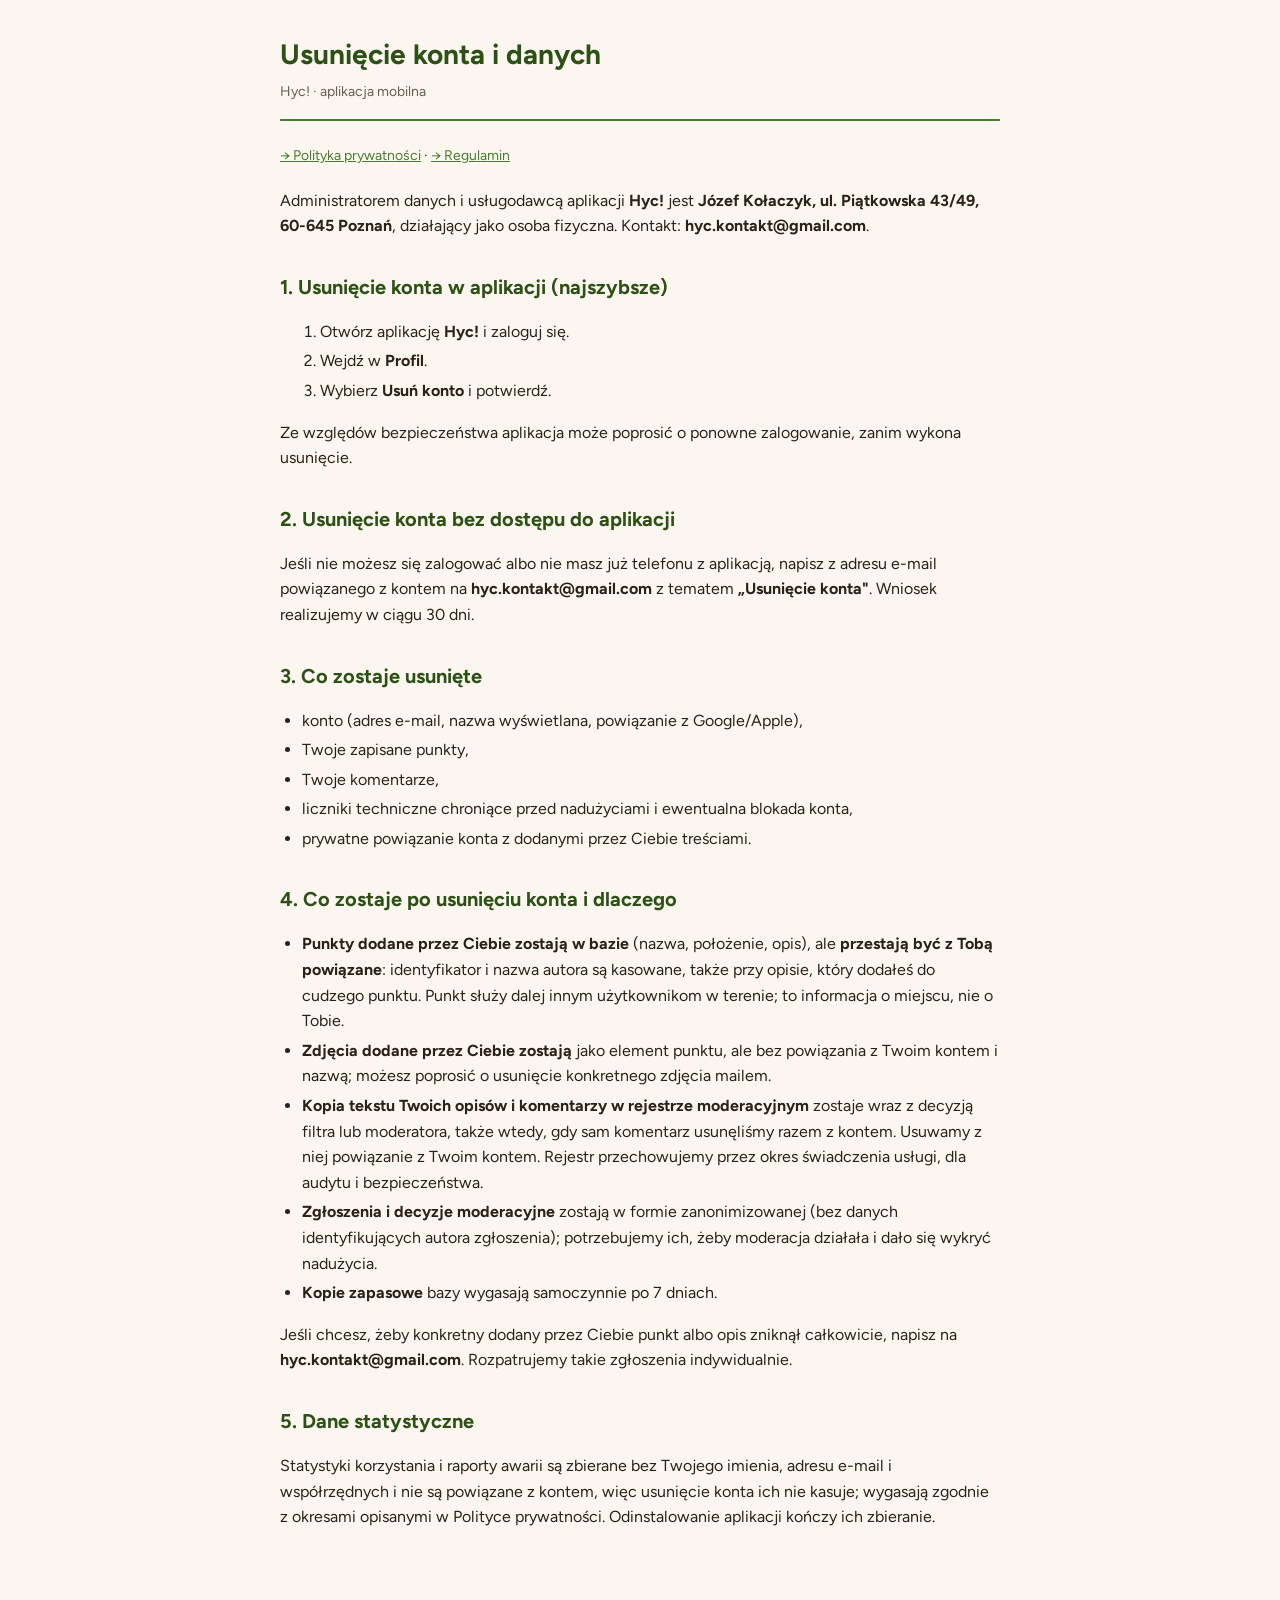
<file: legal/usun-konto.html>
<!DOCTYPE html>
<html lang="pl">
<head>
<meta charset="utf-8">
<meta name="viewport" content="width=device-width, initial-scale=1">
<title>Usunięcie konta — Hyc!</title>
<link rel="stylesheet" href="_style.css">
</head>
<body>
<div class="wrap">
<header>
  <h1>Usunięcie konta i danych</h1>
  <div class="meta">Hyc! · aplikacja mobilna</div>
</header>

<div class="nav"><a href="privacy.html">→ Polityka prywatności</a> · <a href="eula.html">→ Regulamin</a></div>

<p>Administratorem danych i usługodawcą aplikacji <strong>Hyc!</strong> jest
<strong>Józef Kołaczyk, ul. Piątkowska 43/49, 60-645 Poznań</strong>, działający
jako osoba fizyczna. Kontakt: <strong>hyc.kontakt@gmail.com</strong>.</p>

<h2>1. Usunięcie konta w aplikacji (najszybsze)</h2>
<ol>
  <li>Otwórz aplikację <strong>Hyc!</strong> i zaloguj się.</li>
  <li>Wejdź w <strong>Profil</strong>.</li>
  <li>Wybierz <strong>Usuń konto</strong> i potwierdź.</li>
</ol>
<p>Ze względów bezpieczeństwa aplikacja może poprosić o ponowne zalogowanie,
zanim wykona usunięcie.</p>

<h2>2. Usunięcie konta bez dostępu do aplikacji</h2>
<p>Jeśli nie możesz się zalogować albo nie masz już telefonu z aplikacją, napisz
z adresu e-mail powiązanego z kontem na
<strong>hyc.kontakt@gmail.com</strong> z tematem <strong>„Usunięcie konta"</strong>.
Wniosek realizujemy w ciągu 30 dni.</p>

<h2>3. Co zostaje usunięte</h2>
<ul>
  <li>konto (adres e-mail, nazwa wyświetlana, powiązanie z Google/Apple),</li>
  <li>Twoje zapisane punkty,</li>
  <li>Twoje komentarze,</li>
  <li>liczniki techniczne chroniące przed nadużyciami i ewentualna blokada konta,</li>
  <li>prywatne powiązanie konta z dodanymi przez Ciebie treściami.</li>
</ul>

<h2>4. Co zostaje po usunięciu konta i dlaczego</h2>
<ul>
  <li><strong>Punkty dodane przez Ciebie zostają w bazie</strong> (nazwa,
      położenie, opis), ale <strong>przestają być z Tobą powiązane</strong>:
      identyfikator i nazwa autora są kasowane, także przy opisie, który dodałeś
      do cudzego punktu. Punkt służy dalej innym użytkownikom w terenie; to
      informacja o miejscu, nie o Tobie.</li>
  <li><strong>Zdjęcia dodane przez Ciebie zostają</strong> jako element punktu,
      ale bez powiązania z Twoim kontem i nazwą; możesz poprosić o usunięcie
      konkretnego zdjęcia mailem.</li>
  <li><strong>Kopia tekstu Twoich opisów i komentarzy w rejestrze
      moderacyjnym</strong> zostaje wraz z decyzją filtra lub moderatora,
      także wtedy, gdy sam komentarz usunęliśmy razem z kontem. Usuwamy z niej
      powiązanie z Twoim kontem. Rejestr przechowujemy przez okres świadczenia
      usługi, dla audytu i bezpieczeństwa.</li>
  <li><strong>Zgłoszenia i decyzje moderacyjne</strong> zostają w formie
      zanonimizowanej (bez danych identyfikujących autora zgłoszenia); potrzebujemy
      ich, żeby moderacja działała i dało się wykryć nadużycia.</li>
  <li><strong>Kopie zapasowe</strong> bazy wygasają samoczynnie po 7 dniach.</li>
</ul>
<p>Jeśli chcesz, żeby konkretny dodany przez Ciebie punkt albo opis zniknął
całkowicie, napisz na <strong>hyc.kontakt@gmail.com</strong>. Rozpatrujemy takie
zgłoszenia indywidualnie.</p>

<h2>5. Dane statystyczne</h2>
<p>Statystyki korzystania i raporty awarii są zbierane bez Twojego imienia,
adresu e-mail i współrzędnych i nie są powiązane z kontem, więc usunięcie konta
ich nie kasuje; wygasają zgodnie z okresami opisanymi w Polityce prywatności.
Odinstalowanie aplikacji kończy ich zbieranie.</p>

</div>
</body>
</html>
</file>
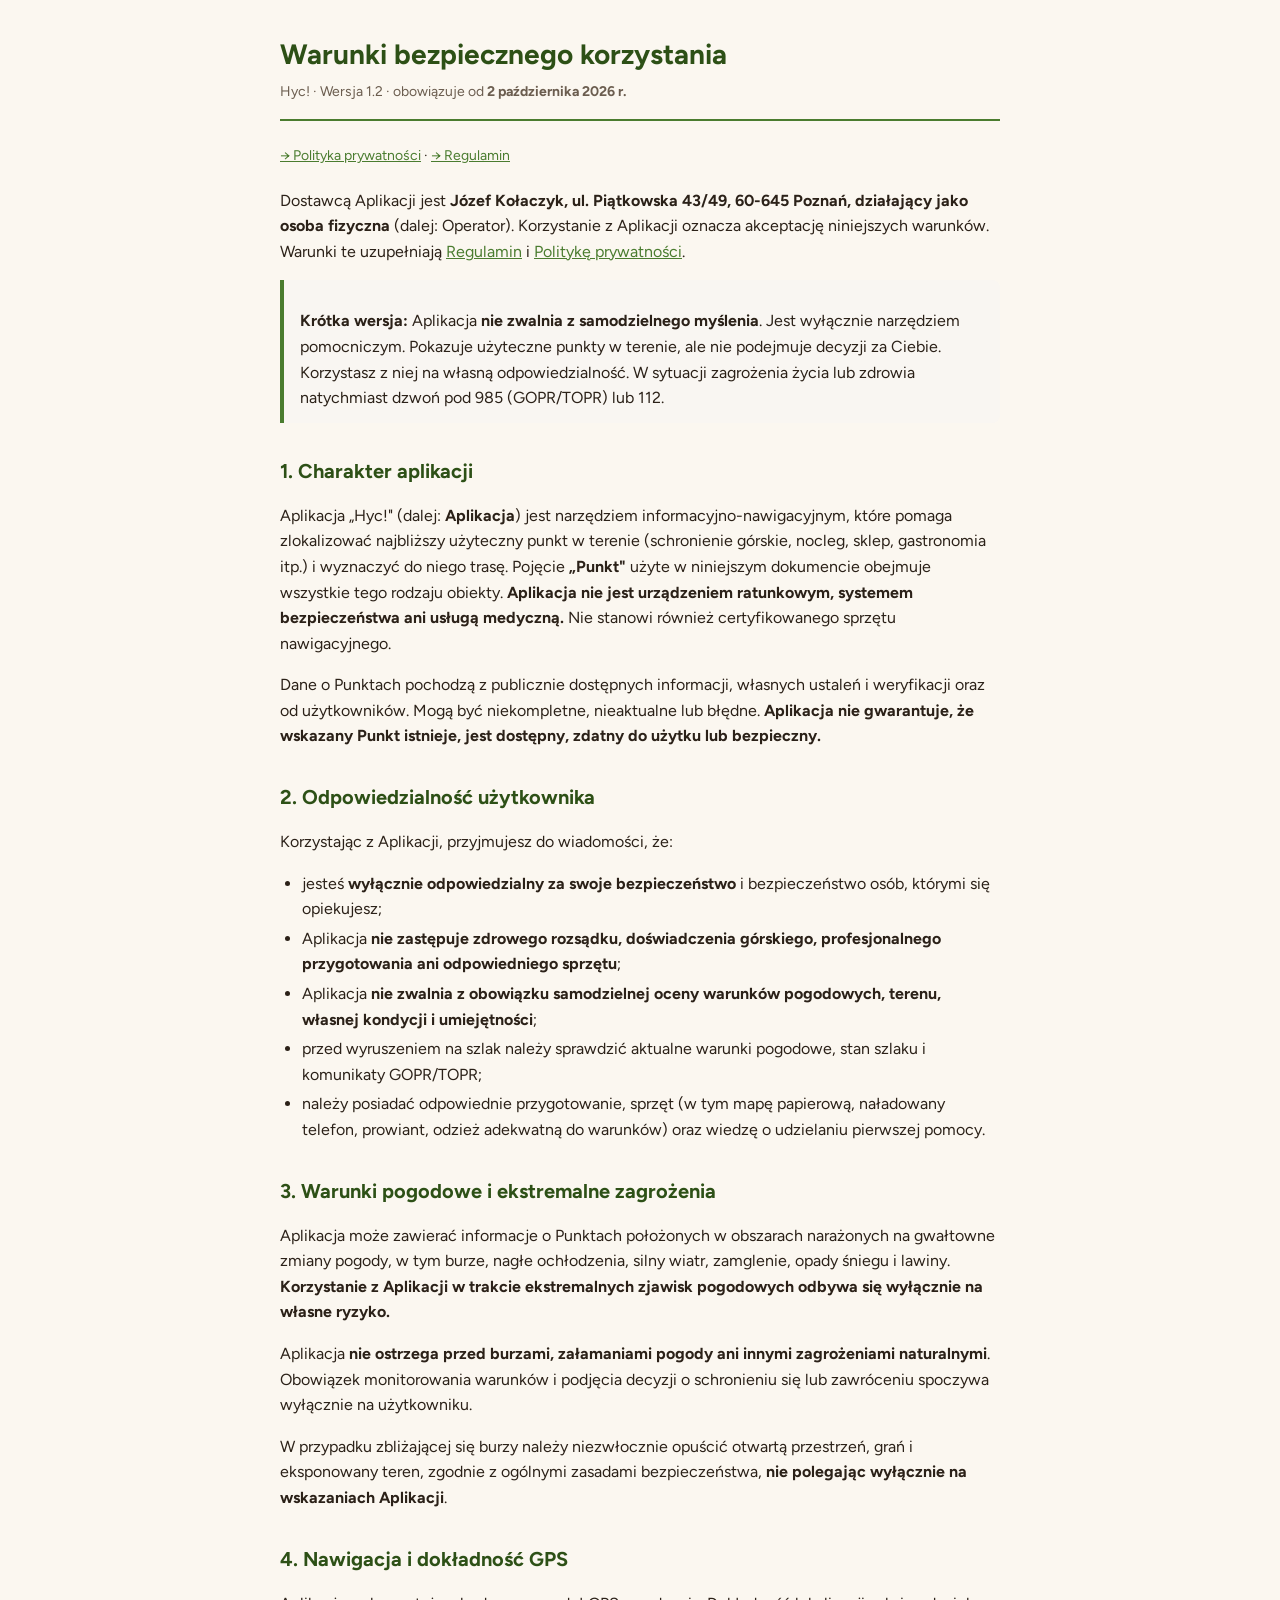
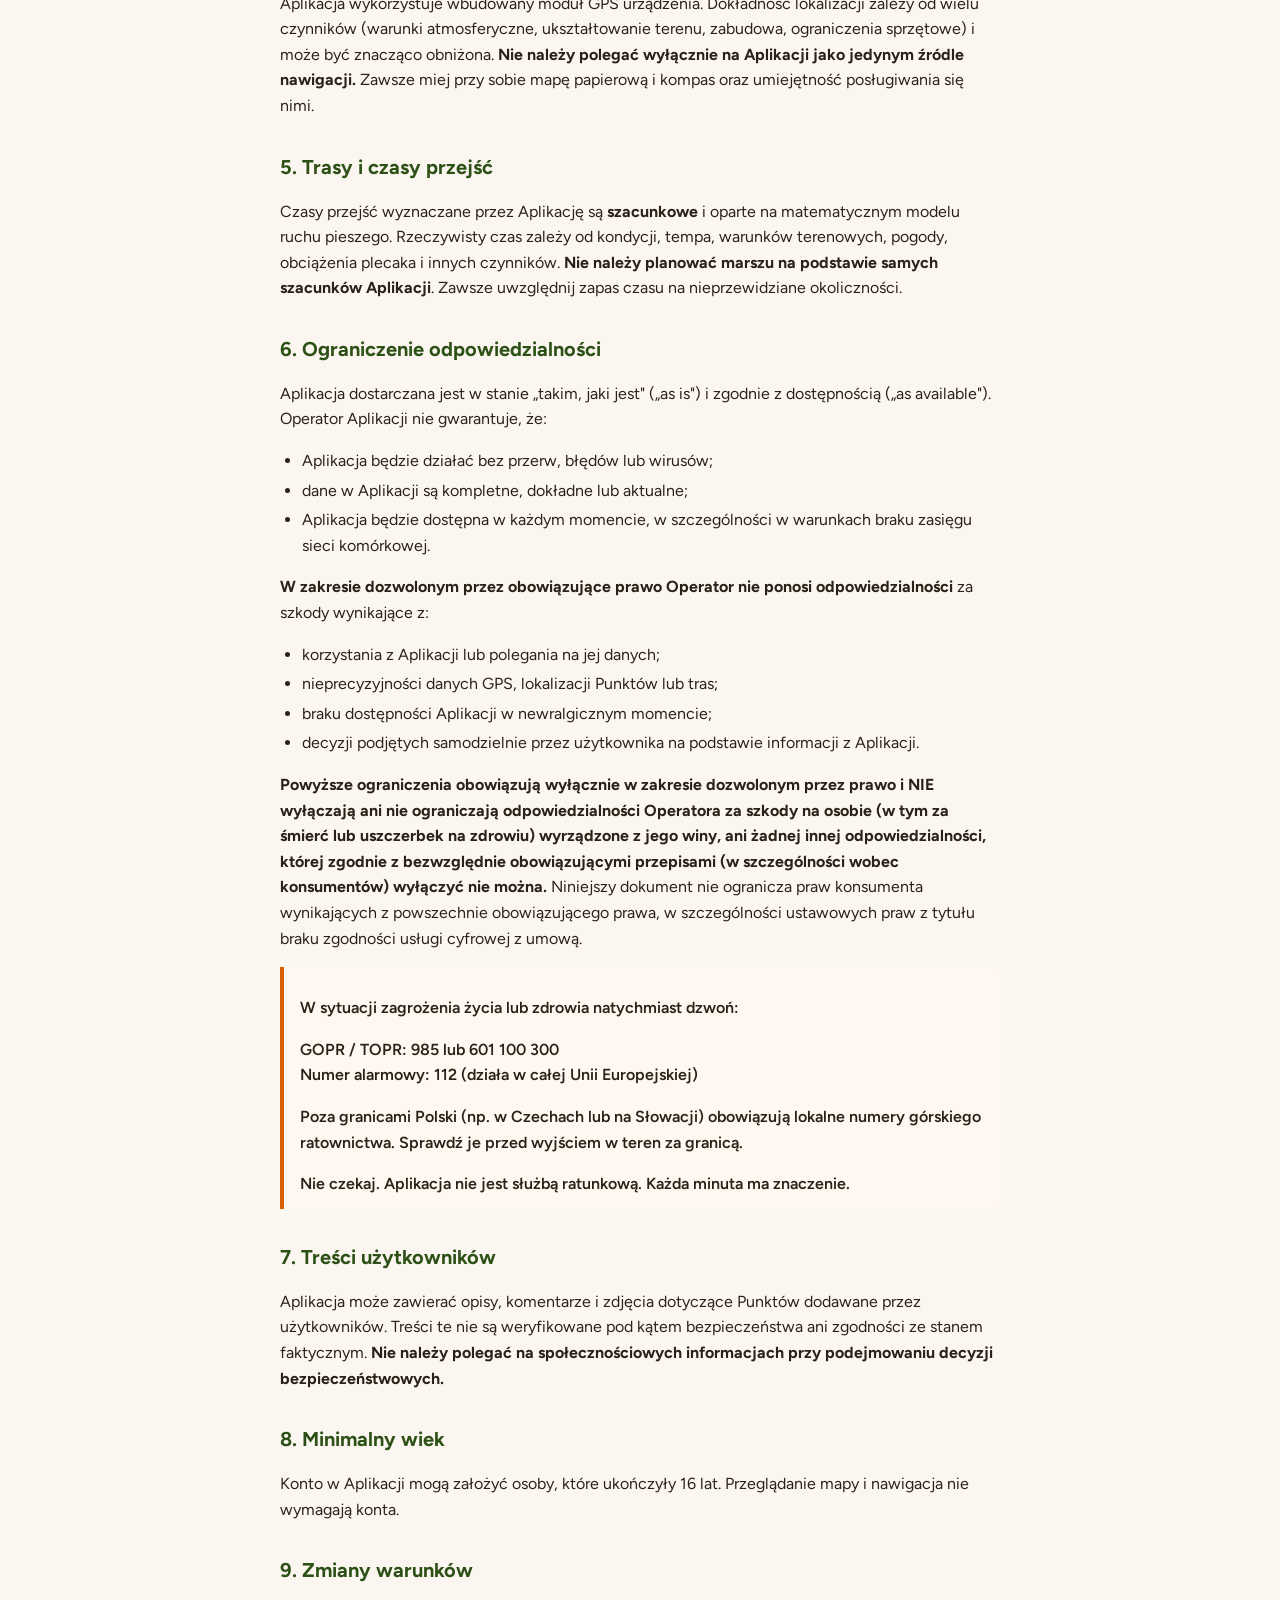
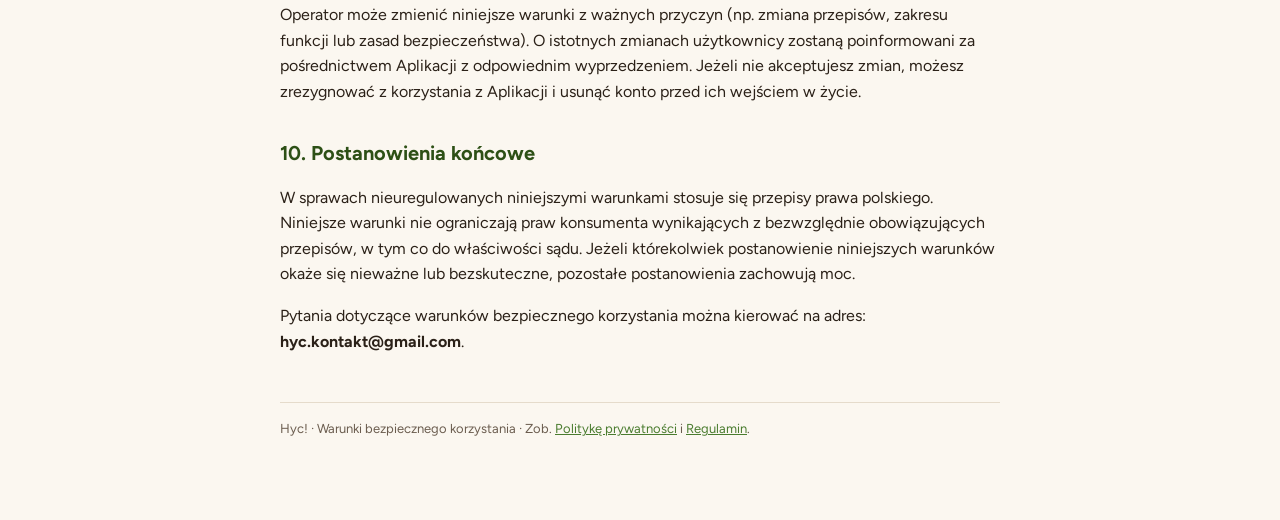
<file: legal/warunki_bezpiecznego_korzystania.html>
<!DOCTYPE html>
<html lang="pl">
<head>
<meta charset="utf-8">
<meta name="viewport" content="width=device-width, initial-scale=1">
<title>Warunki bezpiecznego korzystania — Hyc!</title>
<link rel="stylesheet" href="_style.css">
</head>
<body>
<div class="wrap">
<header>
  <h1>Warunki bezpiecznego korzystania</h1>
  <div class="meta">Hyc! · Wersja 1.2 · obowiązuje od <strong>2 października 2026 r.</strong></div>
</header>

<div class="nav"><a href="privacy.html">→ Polityka prywatności</a> · <a href="eula.html">→ Regulamin</a></div>

<p>Dostawcą Aplikacji jest <strong>Józef Kołaczyk, ul. Piątkowska 43/49, 60-645 Poznań,
działający jako osoba fizyczna</strong> (dalej: Operator).
Korzystanie z Aplikacji oznacza akceptację niniejszych warunków. Warunki te uzupełniają
<a href="eula.html">Regulamin</a> i <a href="privacy.html">Politykę prywatności</a>.</p>

<div class="callout">
<p><strong>Krótka wersja:</strong> Aplikacja <strong>nie zwalnia z samodzielnego myślenia</strong>.
Jest wyłącznie narzędziem pomocniczym. Pokazuje użyteczne punkty w terenie,
ale nie podejmuje decyzji za Ciebie. Korzystasz z niej na własną odpowiedzialność.
W sytuacji zagrożenia życia lub zdrowia natychmiast dzwoń pod 985 (GOPR/TOPR) lub 112.</p>
</div>

<h2>1. Charakter aplikacji</h2>
<p>
Aplikacja „Hyc!" (dalej: <strong>Aplikacja</strong>) jest narzędziem informacyjno-nawigacyjnym,
które pomaga zlokalizować najbliższy użyteczny punkt w terenie (schronienie górskie, nocleg, sklep,
gastronomia itp.) i wyznaczyć do niego trasę. Pojęcie <strong>„Punkt"</strong>
użyte w niniejszym dokumencie obejmuje wszystkie tego rodzaju obiekty.
<strong>Aplikacja nie jest urządzeniem ratunkowym, systemem bezpieczeństwa ani usługą medyczną.</strong>
Nie stanowi również certyfikowanego sprzętu nawigacyjnego.
</p>
<p>
Dane o Punktach pochodzą z publicznie dostępnych informacji, własnych ustaleń i weryfikacji oraz od użytkowników.
Mogą być niekompletne, nieaktualne lub błędne.
<strong>Aplikacja nie gwarantuje, że wskazany Punkt istnieje, jest dostępny, zdatny do użytku
lub bezpieczny.</strong>
</p>

<h2>2. Odpowiedzialność użytkownika</h2>
<p>
Korzystając z Aplikacji, przyjmujesz do wiadomości, że:
</p>
<ul>
<li>jesteś <strong>wyłącznie odpowiedzialny za swoje bezpieczeństwo</strong> i bezpieczeństwo osób,
którymi się opiekujesz;</li>
<li>Aplikacja <strong>nie zastępuje zdrowego rozsądku, doświadczenia górskiego,
profesjonalnego przygotowania ani odpowiedniego sprzętu</strong>;</li>
<li>Aplikacja <strong>nie zwalnia z obowiązku samodzielnej oceny warunków pogodowych,
terenu, własnej kondycji i umiejętności</strong>;</li>
<li>przed wyruszeniem na szlak należy sprawdzić aktualne warunki pogodowe,
stan szlaku i komunikaty GOPR/TOPR;</li>
<li>należy posiadać odpowiednie przygotowanie, sprzęt (w tym mapę papierową,
naładowany telefon, prowiant, odzież adekwatną do warunków) oraz wiedzę
o udzielaniu pierwszej pomocy.</li>
</ul>

<h2>3. Warunki pogodowe i ekstremalne zagrożenia</h2>
<p>
Aplikacja może zawierać informacje o Punktach położonych w obszarach
narażonych na gwałtowne zmiany pogody, w tym burze, nagłe ochłodzenia,
silny wiatr, zamglenie, opady śniegu i lawiny.
<strong>Korzystanie z Aplikacji w trakcie ekstremalnych zjawisk pogodowych
odbywa się wyłącznie na własne ryzyko.</strong>
</p>
<p>
Aplikacja <strong>nie ostrzega przed burzami, załamaniami pogody ani innymi
zagrożeniami naturalnymi</strong>. Obowiązek monitorowania warunków i podjęcia
decyzji o schronieniu się lub zawróceniu spoczywa wyłącznie na użytkowniku.
</p>
<p>
W przypadku zbliżającej się burzy należy niezwłocznie opuścić otwartą
przestrzeń, grań i eksponowany teren, zgodnie z ogólnymi zasadami
bezpieczeństwa, <strong>nie polegając wyłącznie na wskazaniach Aplikacji</strong>.
</p>

<h2>4. Nawigacja i dokładność GPS</h2>
<p>
Aplikacja wykorzystuje wbudowany moduł GPS urządzenia. Dokładność lokalizacji
zależy od wielu czynników (warunki atmosferyczne, ukształtowanie terenu,
zabudowa, ograniczenia sprzętowe) i może być znacząco obniżona.
<strong>Nie należy polegać wyłącznie na Aplikacji jako jedynym źródle
nawigacji.</strong> Zawsze miej przy sobie mapę papierową i kompas oraz umiejętność
posługiwania się nimi.
</p>

<h2>5. Trasy i czasy przejść</h2>
<p>
Czasy przejść wyznaczane przez Aplikację są <strong>szacunkowe</strong>
i oparte na matematycznym modelu ruchu pieszego. Rzeczywisty czas zależy od
kondycji, tempa, warunków terenowych, pogody, obciążenia plecaka i innych
czynników. <strong>Nie należy planować marszu na podstawie samych szacunków
Aplikacji</strong>. Zawsze uwzględnij zapas czasu na nieprzewidziane
okoliczności.
</p>

<h2>6. Ograniczenie odpowiedzialności</h2>
<p>
Aplikacja dostarczana jest w stanie „takim, jaki jest" („as is") i zgodnie
z dostępnością („as available"). Operator Aplikacji nie gwarantuje, że:
</p>
<ul>
<li>Aplikacja będzie działać bez przerw, błędów lub wirusów;</li>
<li>dane w Aplikacji są kompletne, dokładne lub aktualne;</li>
<li>Aplikacja będzie dostępna w każdym momencie, w szczególności w warunkach
braku zasięgu sieci komórkowej.</li>
</ul>
<p>
<strong>W zakresie dozwolonym przez obowiązujące prawo Operator nie ponosi
odpowiedzialności</strong> za szkody wynikające z:
</p>
<ul>
<li>korzystania z Aplikacji lub polegania na jej danych;</li>
<li>nieprecyzyjności danych GPS, lokalizacji Punktów lub tras;</li>
<li>braku dostępności Aplikacji w newralgicznym momencie;</li>
<li>decyzji podjętych samodzielnie przez użytkownika na podstawie informacji
z Aplikacji.</li>
</ul>
<p>
<strong>Powyższe ograniczenia obowiązują wyłącznie w zakresie dozwolonym przez
prawo i NIE wyłączają ani nie ograniczają odpowiedzialności Operatora za szkody
na osobie (w tym za śmierć lub uszczerbek na zdrowiu) wyrządzone z jego winy,
ani żadnej innej odpowiedzialności, której zgodnie z bezwzględnie obowiązującymi
przepisami (w szczególności wobec konsumentów) wyłączyć nie można.</strong>
Niniejszy dokument nie ogranicza praw konsumenta wynikających z powszechnie
obowiązującego prawa, w szczególności ustawowych praw z tytułu braku zgodności
usługi cyfrowej z umową.
</p>

<div class="callout callout-warn">
<p>W sytuacji zagrożenia życia lub zdrowia natychmiast dzwoń:</p>
<p>GOPR / TOPR: 985 lub 601 100 300<br>
Numer alarmowy: 112 (działa w całej Unii Europejskiej)</p>
<p>Poza granicami Polski (np. w Czechach lub na Słowacji) obowiązują lokalne numery
górskiego ratownictwa. Sprawdź je przed wyjściem w teren za granicą.</p>
<p>Nie czekaj. Aplikacja nie jest służbą ratunkową. Każda minuta ma znaczenie.</p>
</div>

<h2>7. Treści użytkowników</h2>
<p>
Aplikacja może zawierać opisy, komentarze i zdjęcia dotyczące Punktów
dodawane przez użytkowników. Treści te nie są weryfikowane pod kątem
bezpieczeństwa ani zgodności ze stanem faktycznym. <strong>Nie należy
polegać na społecznościowych informacjach przy podejmowaniu decyzji
bezpieczeństwowych.</strong>
</p>

<h2>8. Minimalny wiek</h2>
<p>
Konto w Aplikacji mogą założyć osoby, które ukończyły 16 lat.
Przeglądanie mapy i nawigacja nie wymagają konta.
</p>

<h2>9. Zmiany warunków</h2>
<p>
Operator może zmienić niniejsze warunki z ważnych przyczyn (np. zmiana
przepisów, zakresu funkcji lub zasad bezpieczeństwa). O istotnych zmianach
użytkownicy zostaną poinformowani za pośrednictwem Aplikacji z odpowiednim
wyprzedzeniem. Jeżeli nie akceptujesz zmian, możesz zrezygnować z korzystania
z Aplikacji i usunąć konto przed ich wejściem w życie.
</p>

<h2>10. Postanowienia końcowe</h2>
<p>
W sprawach nieuregulowanych niniejszymi warunkami stosuje się przepisy
prawa polskiego. Niniejsze warunki nie ograniczają praw konsumenta
wynikających z bezwzględnie obowiązujących przepisów, w tym co do
właściwości sądu. Jeżeli którekolwiek postanowienie niniejszych warunków
okaże się nieważne lub bezskuteczne, pozostałe postanowienia zachowują moc.
</p>
<p>
Pytania dotyczące warunków bezpiecznego korzystania można kierować na
adres: <strong>hyc.kontakt@gmail.com</strong>.
</p>

<footer>
  Hyc! · Warunki bezpiecznego korzystania ·
  Zob. <a href="privacy.html">Politykę prywatności</a> i <a href="eula.html">Regulamin</a>.
</footer>
</div>
</body>
</html>
</file>
<file: styles.css>
/* ============================================================
   Hyc! — landing styles
   Brand tokens mirror lib/shared/theme.dart (single source of truth).
   Minimal, mobile-first, self-hosted fonts (no external requests).
   ============================================================ */

/* ---- Fonts (self-hosted → GDPR-clean, no Google CDN) ---- */
/* Font produktu: Figtree, jeden plik variable (oś wght 300–900) — mirror
   assets/fonts/figtree w apce. */
@font-face {
  font-family: "Figtree";
  src: url("assets/fonts/Figtree-Variable.woff2") format("woff2");
  font-weight: 300 900;
  font-display: swap;
}

/* ---- Design tokens ---- */
:root {
  --green: #4a7c2f;
  --green-dark: #2d5016;
  /* DS `primaryBland` — zgaszona zieleń do glifów ilustracyjnych, które nie
     mają konkurować z CTA (ten sam token co banner "Zostań pionierem" w appce). */
  --green-bland: #759c60;
  --espresso: #2c2620;
  --bark: #4a423a;
  /* Poza skalą DS: `driftwood` (#8A8070) na tle strony daje 3,27:1, poniżej
     progu AA (4,5:1) dla drobnego tekstu. #6B6157 to najjaśniejszy szary tej
     rodziny, który jeszcze przechodzi (5,09:1) — dla podpisów lżejszych niż
     `bark`, ale wciąż czytelnych. */
  --caption: #6b6157;
  --driftwood: #8a8070;
  --cream: #f9f6f2;
  --alabaster: #f0ebe0;
  /* DS `mist` — jeden stopień skali kremowej pod tłem strony. Powierzchnia
     kafli: alabaster jest tłem strony, więc kafel w alabastrze byłby
     niewidoczny, a mist odcina je bez schodzenia w ciemność. */
  --mist: #e8e2d8;
  --parchment: #d8d0c0;
  --orange: #d66000;
  /* Informacyjny błękit — wskazówka „zaloguj się" w kreatorze Androida.
     Zwykły, rozpoznawalny niebieski zamiast przygaszonego teala. */
  --info: #2563eb;

  --radius: 16px;
  --radius-lg: 24px;
  /* Kolumna treści strony. Wartość dobrana tak, żeby h1 hero nie łamał się na
     trzy linie i batony sklepowe trzymały jeden rząd — węższa kolumna kosztuje
     wielkość telefonu w hero, świadomy handel. `max-width` nic nie robi na
     węższych oknach, więc do ~1000px układ jest bez zmian.
     Dotyczy całej strony — kafelki „co robi apka" i stopka też rozciągają się
     do tej samej szerokości, żeby marginesy hero i reszty sekcji się nie
     rozjeżdżały. */
  --maxw: 1020px;
  /* Cienie budowane na brązie marki, nie na neutralnej czerni — czarny cień na
     kremowym tle robi się szary i „brudzi" paletę. */
  --shadow-sm: 0 1px 2px rgba(44, 38, 32, 0.06), 0 2px 8px rgba(44, 38, 32, 0.05);
  --shadow-md: 0 2px 6px rgba(44, 38, 32, 0.07), 0 8px 24px rgba(44, 38, 32, 0.08);
  --shadow-lg: 0 4px 12px rgba(44, 38, 32, 0.08), 0 18px 44px rgba(44, 38, 32, 0.12);

  /* Wbudowane krzywe CSS są za słabe — te mają „pstryk", który sprawia, że ruch
     wygląda na zamierzony, a nie na domyślny. */
  --ease-out: cubic-bezier(0.23, 1, 0.32, 1);
  --ease-in-out: cubic-bezier(0.77, 0, 0.175, 1);
}

* { box-sizing: border-box; }

/* Tekst tylko dla czytnika ekranu (np. nagłówek sekcji kafli: kolejność h1, h2, h3). */
.visually-hidden {
  position: absolute;
  width: 1px;
  height: 1px;
  margin: -1px;
  padding: 0;
  overflow: hidden;
  clip-path: inset(50%);
  white-space: nowrap;
  border: 0;
}

/* Ta sama para deklaracji co niżej na <body> — i musi tu być osobno. Na
   mobile to <html> (documentElement), nie <body>, jest faktycznym
   kontenerem przewijania wiewportu: `overflow-x: clip` na samym <body> nie
   wystarcza, jeśli <html> zostaje na `overflow-x: visible`. Bez tej pary
   strona daje się przesunąć w bok poziomym gestem na całej długości. */
html {
  -webkit-text-size-adjust: 100%;
  overflow-x: hidden;
  overflow-x: clip;
  /* Miejsce na pasek przewijania zawsze zarezerwowane: hamulec hero
     (html.hero-brake, overflow: hidden) nie przesuwa wtedy strony w bok na
     systemach z klasycznym paskiem (Windows). */
  scrollbar-gutter: stable;
}
/* Hamulec hero na czas wjazdu telefonu (main.js): zatrzymuje też
   bezwładność gładzika, której w Chrome nie da się zablokować
   preventDefault, i rozpęd palca na iOS. */
html.hero-brake { overflow: hidden; }
/* Intro na wejściu (main.js): scroll stoi do końca animacji. */
html.intro-lock { overflow: hidden; }

body {
  margin: 0;
  /* Hero jest szerokie na 100vw, a pas z grafiką na mobile szerszy niż okno
     (patrz `.hero-scene`) — bez tego wychodzi poziomy pasek przewijania. `clip` zamiast `hidden`:
     `hidden` robi z <body> kontener przewijania i psułoby `position: sticky`
     u potomków. Poza mobilem reguła jest bezczynna. Bez zapasowego
     `overflow-x: hidden`: na iOS < 16 (bez `clip`) robiło z body kontener
     przewijania i scena hero przestawała się przyklejać; poziomy nadmiar i
     tak ucina <html> (wyżej). */
  overflow-x: clip;
  /* cream, nie alabaster — cieplejsze, jaśniejsze tło. Żadna powierzchnia na
     stronie nie zakłada, że tło jest alabastrem. */
  background: var(--cream);
  color: var(--espresso);
  font-family: "Figtree", -apple-system, BlinkMacSystemFont, "Segoe UI", Roboto, sans-serif;
  /* Figtree renderuje ciężej niż Nunito — cała skala schodzi o stopień wagi
     (DS: body 400–500, nagłówki 600, label 700). */
  font-weight: 500;
  line-height: 1.55;
  letter-spacing: 0.01em;
  -webkit-font-smoothing: antialiased;
  -moz-osx-font-smoothing: grayscale;
  text-rendering: optimizeLegibility;
  font-kerning: normal;
}

/* Zawijanie globalnie: akapity bez jednowyrazowej ostatniej linii, nagłówki
   h2 równo rozłożone (h1 ma balance w swojej regule, h3 pretty — patrz
   .feature-copy h3). */
p { text-wrap: pretty; }
h2 { text-wrap: balance; }

a { color: var(--green-dark); }

/* Widoczny fokus klawiatury wszędzie (a11y). Ograniczone do urządzeń z
   precyzyjnym wskaźnikiem (myszka/trackpad) — WebKit na iOS ma znany bug:
   tap na <button>/<a> też włącza :focus-visible, nie tylko klawiatura, więc
   bez tej bramki zielona ramka zostawała na przycisku po każdym dotknięciu.
   Desktopowa klawiatura nadal działa: `hover:hover` i `pointer:fine` są
   prawdziwe na każdym komputerze, dotyk ich nie spełnia. */
@media (hover: hover) and (pointer: fine) {
  :focus-visible {
    outline: 2px solid var(--green);
    outline-offset: 3px;
    border-radius: 8px;
  }
}

/* ---- Ambientowe tło ----
   Strona ma się mieścić w jednym oknie: logo u góry, stopka przy dolnej
   krawędzi, hero + kafelki wyśrodkowane w tym, co zostaje. Przy niskim oknie
   `min-height` przestaje działać w drugą stronę i strona po prostu się
   przewija — nic się nie przycina. */
.wrap {
  position: relative;
  z-index: 1;
  display: flex;
  flex-direction: column;
  min-height: 100vh;
  max-width: var(--maxw);
  margin: 0 auto;
  padding: 0 20px 22px;
}
.wrap > main {
  flex: 1;
  display: flex;
  flex-direction: column;
  /* flex-start, nie center — center dawał skok pozycji hero w górę dokładnie
     na progu 1024px (jedno- vs dwukolumnowy układ). flex-start ujednolica
     pozycję po obu stronach progu. */
  justify-content: flex-start;
}

/* ---- Topbar ----
   Pływająca pigułka (fixed) z delikatnym szkłem: szkło (62% krycia, kolor #fdf9f5, blur 18px), stała
   (bez zmian po scrollu), żeby hero/treść pod spodem prześwitywały. Sam
   .topbar obejmuje całą szerokość okna i NIE łapie kliknięć
   (pointer-events:none) — klikalna jest tylko pigułka.
   Pasek jest poza przepływem, więc podstrony (bez hero) dostają odstęp
   od góry w `.wrap` (patrz niżej: body:not(.page-home) .wrap). */
.topbar {
  position: fixed;
  top: 0;
  left: 0;
  right: 0;
  z-index: 40;
  padding: 12px 16px 0;
  pointer-events: none;
}
/* Trzy realne dzieci + `space-between` dzielą wolne miejsce na dwie równe
   przerwy niezależnie od szerokości logo/buttonu. Stabilność pozycji nav na
   pobierz.html (bez CTA) zapewnia niewidzialny placeholder o identycznych
   wymiarach co realny button (patrz pobierz.html).
   z-index 210: pigułka zostaje NAD przyciemnieniem (.nav-backdrop, 190) i
   panelem (200), więc hamburger jest klikalny także przy otwartym menu. */
.topbar-inner {
  position: relative;
  z-index: 210;
  pointer-events: auto;
  display: flex;
  align-items: center;
  justify-content: space-between;
  width: 100%;
  max-width: 860px;
  margin: 0 auto;
  padding: 8px 8px 8px 20px;
  border-radius: 999px;
  /* Blur przywrócony (1008): podejrzewany jako koszt scrolla na iOS Safari,
     ale po naprawie realnej przyczyny (natywny scroll-timeline na hero) blur
     okazał się bez wpływu — zdjęty niepotrzebnie. */
  backdrop-filter: blur(12px);
  -webkit-backdrop-filter: blur(12px);
  background: rgba(253, 249, 245, 0.62);
  /* Ledwo widoczny, rozmyty cień: tylko oddziela pigułkę od tła. */
  box-shadow: 0 2px 12px rgba(44, 38, 32, 0.03);
  transition: background-color 220ms ease;
}
/* Przy otwartym menu pigułka jest pełnokryjąca: pod nią leży przyciemnienie,
   które przez szkło zszarzałoby jej tło. */
.topbar:has(.topbar-burger[aria-expanded="true"]) .topbar-inner { background: var(--cream); }
/* Logo jak w makiecie (autolayout): blok z paddingiem 6px od góry i 4px od
   lewej, grafika 65x30 (mniejsza niż 79x36 z makiety, decyzja usera). Padding górny optycznie zbija glif do osi linków. */
.topbar-logo {
  display: flex;
  flex-direction: column;
  justify-content: center;
  align-items: center;
  padding: 6px 0 0 4px;
}
/* Logo jako bitmapa o dokładnym rozmiarze (1x/2x/3x przez srcset), nie
   wektor. Chrome z rasteryzacją GPU rysuje ścieżki SVG z 4x MSAA (zmierzone:
   5 poziomów krycia zamiast ~180 przy rasteryzacji programowej), co przy
   kursywie na ekranach 1x daje schodkowe skosy. Obrazek jest rysowany jako
   tekstura, więc ma wygładzanie wyliczone offline (supersampling 24x, filtr
   pudełkowy) i wygląda tak samo w każdej przeglądarce. Źródło: assets/logo.svg. */
.topbar-logo img {
  display: block;
  width: 69px;
  height: 32px;
}
.topbar-nav {
  display: none;
  align-items: center;
  gap: 44px;
  font-size: 16px;
  font-weight: 500;
}
.topbar-nav a {
  /* Hover przyciemnia (opacity), nie zmienia koloru — tekst jest już espresso. */
  color: var(--espresso);
  text-decoration: none;
  transition: opacity 160ms ease;
}
.topbar-nav a:hover { opacity: 0.7; }

/* Hamburger — bez niego linki nawigacji na wąskim ekranie miały display:none
   i żadnego sposobu ich otworzyć. Przycisk 40px, pełne kółko. Na <768px
   pigułka to wyłącznie logo+hamburger — "Pobierz" nie stoi ściśnięty obok. */
.topbar-burger {
  display: inline-flex;
  align-items: center;
  justify-content: center;
  width: 40px;
  height: 40px;
  padding: 0;
  border-radius: 999px;
  border: none;
  background: none;
  color: var(--espresso);
  cursor: pointer;
  transition: background-color 160ms ease;
}
@media (hover: hover) and (pointer: fine) {
  .topbar-burger:hover { background: rgba(44, 38, 32, 0.06); }
}
.topbar-burger[aria-expanded="true"] { background: rgba(44, 38, 32, 0.06); }
.topbar-burger svg { display: block; }
/* Dwie osobne ikony z DS (fill-path, nie stroke) — przełącznik binarny,
   sterowany aria-expanded. */
.topbar-burger .icon-close { display: none; }
.topbar-burger[aria-expanded="true"] .icon-menu { display: none; }
.topbar-burger[aria-expanded="true"] .icon-close { display: block; }

/* CTA znika z pigułki na mobile — na wąskim ekranie miejsce zajmuje wyłącznie
   logo+hamburger. Pobrać apkę można z hero (baton) albo wprost pod
   /pobierz.html. */
@media (max-width: 767px) {
  .topbar-inner .store-btn--nav { display: none; }
}

/* Panel jako karta pod pigułką, nie bottom sheet: wisi na .topbar (fixed, więc
   jest poprawnym kontekstem dla position:absolute) i zaczyna się tuż pod
   pigułką (top:100% + 8px). Wjeżdża lekkim zsunięciem + fade. Tło pod spodem
   przyciemnione (.nav-backdrop). Sterowanie klasą .is-open w nav.js, nie
   atrybutem hidden — transform potrzebuje elementu cały czas w layoucie. */
.nav-backdrop {
  position: fixed;
  inset: 0;
  background: rgba(31, 26, 20, 0.4);
  opacity: 0;
  pointer-events: none;
  transition: opacity 220ms ease;
  z-index: 190;
}
.nav-backdrop.is-open { opacity: 1; pointer-events: auto; }

/* Bez tego [hidden] nic nie robi — domyślne [hidden]{display:none} (arkusz
   UA) ma tę samą swoistość co .topbar-nav-mobile{display:flex}, a autor
   zawsze wygrywa nad UA niezależnie od kolejności. */
.topbar-nav-mobile[hidden] { display: none; }
.topbar-nav-mobile {
  position: absolute;
  left: 16px;
  right: 16px;
  top: 100%;
  margin-top: 8px;
  z-index: 200;
  pointer-events: auto;
  display: flex;
  flex-direction: column;
  max-height: calc(100dvh - 120px);
  overflow-y: auto;
  background: var(--cream);
  border-radius: 24px;
  box-shadow: 0 16px 32px rgba(31, 26, 20, 0.18);
  padding: 8px 20px;
  opacity: 0;
  transform: translateY(-8px);
  transition: opacity 200ms ease, transform 200ms ease;
}
.topbar-nav-mobile.is-open { opacity: 1; transform: translateY(0); }
/* Bez dividerów między pozycjami linków. Strzałka po prawej. */
.topbar-nav-mobile a {
  display: flex;
  align-items: center;
  justify-content: space-between;
  gap: 16px;
  min-height: 56px;
  padding: 4px 4px;
  font-size: 18px;
  font-weight: 500;
  color: var(--espresso);
  text-decoration: none;
}
.topbar-nav-mobile a .nav-arrow { flex-shrink: 0; color: #000; }

/* Przycisk w pigułce: delikatnie mniejszy padding niż „Dołącz do Skautów"
   (14px / 28px zamiast 16px / 32px), reszta stylu wspólna. Selektor z
   .topbar-inner wygrywa swoistością z bazowym .store-btn--nav niżej w pliku. */
.topbar-inner .store-btn--nav { padding: 14px 28px; }

@media (min-width: 768px) {
  .topbar { padding-top: 16px; }
  .topbar-inner { padding: 12px 20px; }
  .topbar-nav { display: flex; }
  .topbar-burger { display: none; }
  .topbar-nav-mobile,
  .nav-backdrop { display: none !important; }
  .topbar-inner .store-btn--nav { display: inline-flex; }
}
/* .store-btn--nav / .store-btn--primary są zdefiniowane w sekcji "Store
   buttons" niżej, po bazowym .store-btn — musi tak zostać: source order
   decyduje, a min-width:0 tutaj przegrałoby z min-width:208px z bazy przy
   tej samej specyficzności, gdyby baza była niżej w pliku. */

/* Podstrony bez hero: pigułka jest poza przepływem, więc treść dostaje
   odstęp od góry równy dawnemu paskowi (88px mobile / 92px desktop) — rytm
   marginesów sekcji pod spodem zostaje taki jak był. Strona główna zaczyna
   się od hero przy samej krawędzi okna. */
body:not(.page-home) .wrap { padding-top: 88px; }
@media (min-width: 768px) {
  body:not(.page-home) .wrap { padding-top: 92px; }
}

/* ---- Hero ----
   Scena przypięta na czas pierwszego scrolla. Struktura:
     .hero (wysoki tor scrolla) > .hero-stage (sticky, 100svh)
       > .hero-bg (tło + piny, blednie) + .hero-copy (tekst) + .hero-phone
   Klasa .is-scrub (main.js) włącza tor i sticky, .is-pinned (pierwszy ruch
   scrollem w dół) uruchamia przejście czasowe: tekst, piny i tło gasną,
   telefon wjeżdża na środek. Bez JS, przy „ogranicz ruch" i na bardzo niskich
   oknach (<560px) zostaje statyczny układ: ekran z tłem i tekstem, telefon
   pod nim (nachodzi na dolną krawędź tła jak w makiecie).
   --u = „1 px makiety Figmy" (ramka 1670px): kompozycja 16:9 ma zawsze
   szerokość okna (cały kadr z wszystkimi pinami), więc piny stoją nad swoimi
   domkami. W oknie szerszym niż 16:9 kadr jest wyższy od ekranu i przycinany
   symetrycznie góra/dół; w węższym stoi przy dolnej krawędzi, a nad nim
   zostaje kremowe niebo. */
.hero {
  --vh: max(100svh, 620px);
  --u: calc(100vw / 1670);
  /* Gdzie zaczyna się górna krawędź telefonu (ułamek wysokości sceny od góry):
     na wąskim ekranie telefon wystaje wyżej (więcej widać od dołu), na
     desktopie ledwie wyziera (patrz blok desktopowy niżej). */
  --peek: 0.82;
  /* Telefon: wysokość z okna (sufit 800px), szerokość z proporcji wideo
     (assets/hero/phone.webm: 824x1672 = 0,4928). */
  --ph: min(calc(var(--vh) * 0.74), 800px);
  --pw: calc(var(--ph) * 0.4928);
  /* Przytrzymanie: ile scrolla scena stoi przypięta po wjeździe telefonu.
     Krótko, bo w tym czasie strona się nie przesuwa; cały ekran (1029)
     wyglądał jak zablokowany scroll. Zatrzymanie na telefonie robi hamulec
     w main.js (pochłania rozpęd gestu na czas wjazdu), nie scroll snap. */
  --hero-hold: calc(var(--vh) * 0.3);
  position: relative;
  /* Wyjście poza kolumnę .wrap do pełnej szerokości okna. */
  width: 100vw;
  margin-left: calc(50% - 50vw);
}
.hero.is-scrub { height: calc(var(--vh) + var(--hero-hold)); }
/* Dotyk: zanim hamulec złapie, szybkie machnięcie przejeżdża 300-430 px
   (symulator iOS 27), więc przytrzymanie dłuższe niż przy kółku, żeby
   strona stanęła jeszcze na przypiętym telefonie. */
@media (pointer: coarse) {
  .hero { --hero-hold: calc(var(--vh) * 0.6); }
}
/* `will-change`: warstwy kompozytora przed startem przejścia, żeby Safari
   na iOS nie malował ich od zera w jego trakcie. Tylko w trybie scrub — w
   statycznym układzie warstwa kosztowałaby pamięć bez żadnego zysku. */
.hero.is-scrub .hero-bg,
.hero.is-scrub .hero-pins,
.hero.is-scrub .hero-copy { will-change: opacity, transform; }
.hero-stage {
  position: relative;
  /* flow-root: margines telefonu (statyczny układ) nie ma prawa wyciec przez
     scenę i zepchnąć w dół całego hero. */
  display: flow-root;
  min-height: var(--vh);
  padding-bottom: 72px;
}
.hero.is-scrub .hero-stage {
  position: sticky;
  top: 0;
  height: var(--vh);
  min-height: 0;
  padding-bottom: 0;
  overflow: clip;
}
/* Po wjeździe telefon mieści się w scenie, więc przycinanie nie jest już
   potrzebne, a ucinało cień pod telefonem twardą krawędzią, gdy scena
   odjeżdża. */
.hero.is-scrub.is-pinned .hero-stage { overflow: visible; }

/* Tło: kompozycja. Po przypięciu blednie. */
.hero-bg {
  position: absolute;
  top: 0;
  left: 0;
  right: 0;
  height: var(--vh);
  overflow: hidden;
  /* Bez własnego koloru pod grafiką: PNG z makiety jest półprzezroczysty
     (alfa 70-94%) i ma prześwitywać na kremowym tle strony. */
}
/* Mobile/portret: pas z grafiką przy dolnej krawędzi (szerszy niż okno,
   kadr środkowy); nad nim zostaje kremowe tło strony. Wygaszenie górnej
   krawędzi maską, żeby nie było szwu. */
.hero-scene {
  position: absolute;
  left: 50%;
  bottom: calc(var(--vh) * (1 - var(--peek)) - 24px);
  width: 208vw;
  aspect-ratio: 2560 / 1440;
  transform: translateX(-50%);
}
.hero-img {
  position: absolute;
  inset: 0;
  width: 100%;
  height: 100%;
  display: block;
  -webkit-mask-image: linear-gradient(to bottom, transparent 0, #000 14%, #000 86%, transparent 100%);
  mask-image: linear-gradient(to bottom, transparent 0, #000 14%, #000 86%, transparent 100%);
}
/* Telefon (≤767px): pejzaż bardziej przybliżony, sięga do samego dołu ekranu. */
@media (max-width: 767px) {
  .hero-scene {
    bottom: 0;
    width: 280vw;
  }
  .hero-img {
    -webkit-mask-image: linear-gradient(to bottom, transparent 0, #000 14%);
    mask-image: linear-gradient(to bottom, transparent 0, #000 14%);
  }
}
.hero-pins {
  --pin-k: 0.88;
  position: absolute;
  inset: 0;
}
/* Pin wpada od czubka (skala + lekkie „odbicie") i stoi nieruchomo. Ciągłe
   unoszenie zdjęte: ułamkowe przesunięcia w pikselach rozmywały bitmapy
   pinów (próbkowanie dwuliniowe w ruchu). */
.pin {
  position: absolute;
  /* Piny w wąskim kadrze (mobile) są powiększane wokół czubka — `scale`
     jako osobna właściwość składa się z animacjami na `transform`. */
  scale: calc(var(--pin-k, 1) * var(--pin-m, 0.85) * 1.15);
  left: var(--x);
  top: var(--y);
  width: var(--w);
  transform-origin: 50% 100%;
}
.pin img {
  display: block;
  width: 100%;
  height: auto;
}
/* Woda zostaje w poprzednim rozmiarze, reszta pinów jest o 15% mniejsza. */
.pin--woda { --pin-m: 1; }
/* „Pop" z czubka pinezki: rośnie od zera, przestrzeliwuje do 1,4x, lekko
   zapada się poniżej 1 i siada na swoim rozmiarze. */
@keyframes pin-drop {
  0% { opacity: 0; transform: translateY(6px) scale(0); }
  40% { opacity: 1; transform: translateY(-4px) scale(1.4); }
  68% { transform: translateY(1px) scale(0.9); }
  100% { opacity: 1; transform: none; }
}

/* Tekst: po przypięciu odjeżdża w górę i gaśnie. */
.hero-copy {
  position: absolute;
  left: 0;
  right: 0;
  /* Tekst wyśrodkowany w górnej połowie obszaru nad telefonem (do 25% vh).
     min(): nie pozwala tekstu nachodzić na telefon (zapas 360px na blok). */
  top: max(128px, min(calc(var(--vh) * 0.25), calc(var(--vh) * var(--peek) - 360px)));
  z-index: 2;
  display: flex;
  flex-direction: column;
  align-items: center;
  padding: 0 20px;
  text-align: center;
}
.hero-br { display: none; }
.stores { justify-content: center; }

/* Telefon: wideo z Rotato (ramka + ekran, przezroczyste tło) z posterem.
   Statycznie: pod tekstem, zaczyna się na 85,5% wysokości ekranu (nachodzi na
   dół tła). W trybie scrub: po przypięciu wjeżdża z dołu na środek i rośnie
   o 12%. */
.hero-phone {
  position: relative;
  z-index: 3;
  width: var(--pw);
  height: var(--ph);
  margin: calc(var(--vh) * var(--peek)) auto 0;
}
/* Cień pod telefonem to osobna warstwa za wideo, nie `filter: drop-shadow` na
   <video>: rozmycie liczone raz, a nie co klatkę nagrania. Kształt = obrys
   telefonu, dwie warstwy jak w iOS (ciasny kontakt + szeroka, miękka poświata
   z przesunięciem w dół). Inset chowa krawędź warstwy pod nieprzezroczystym
   obrysem telefonu: box-shadow nie maluje się wewnątrz własnej ramki, więc
   bez niego między ramką a krawędzią telefonu został jasny pasek tła.
   Po przypięciu scena nie przycina (overflow: visible), więc cień może
   sięgać dalej niż odstęp pod telefonem. */
.hero-phone::before {
  content: "";
  position: absolute;
  inset: 1% 2%;
  z-index: -1;
  border-radius: calc(var(--pw) * 0.18);
  box-shadow:
    0 calc(var(--pw) * 0.015) calc(var(--pw) * 0.04) rgba(44, 38, 32, 0.3),
    0 calc(var(--pw) * 0.05) calc(var(--pw) * 0.12) rgba(44, 38, 32, 0.3),
    0 calc(var(--pw) * 0.12) calc(var(--pw) * 0.28) rgba(44, 38, 32, 0.2);
}
.phone-video {
  display: block;
  width: 100%;
  height: 100%;
  object-fit: contain;
}
.hero.is-scrub .hero-phone {
  --t0: calc(var(--vh) * var(--peek));
  /* Koniec: wyśrodkowany po powiększeniu, ale nie wyżej niż pod pigułką. */
  --t1: max(92px, calc((var(--vh) - var(--ph) * 1.12) / 2));
  position: absolute;
  top: 0;
  left: 50%;
  margin: 0 0 0 calc(var(--pw) / -2);
  transform-origin: 50% 0;
  transform: translateY(var(--t0));
  will-change: transform;
}

/* Wjazd po przypięciu: przejście czasowe (transform/opacity, wątek
   kompozytora), nie animacja sterowana pozycją scrolla. Scroll zostaje
   zwykłym scrollem przeglądarki, a scena porusza się płynnie niezależnie od
   tego, czy user kręci kółkiem, gładzikiem czy palcem. Czas telefonu musi
   się zgadzać z PHONE_MS w main.js (start wideo po dojeździe). Te same
   przejścia działają w drugą stronę po powrocie na samą górę. */
.hero.is-scrub .hero-bg { transition: opacity 600ms ease; }
.hero.is-scrub .hero-pins { transition: opacity 260ms ease-out, transform 500ms cubic-bezier(0.22, 0.61, 0.36, 1); }
.hero.is-scrub .hero-copy { transition: opacity 320ms ease-out, transform 560ms cubic-bezier(0.22, 0.61, 0.36, 1), visibility 0s; }
.hero.is-scrub .hero-phone { transition: transform 850ms cubic-bezier(0.22, 0.61, 0.36, 1); }
.hero.is-pinned .hero-bg { opacity: 0; }
.hero.is-pinned .hero-pins { opacity: 0; transform: translateY(-40px); }
/* visibility po zgaśnięciu: niewidoczne przyciski sklepów nie łapią fokusu
   z klawiatury ani kliknięć. */
.hero.is-pinned .hero-copy {
  opacity: 0;
  transform: translateY(-70px);
  visibility: hidden;
  transition-delay: 0s, 0s, 320ms;
}
.hero.is-scrub.is-pinned .hero-phone { transform: translateY(var(--t1)) scale(1.12); }

/* Układ desktopowy: okno szersze niż 1,3:1 i min. 900px. Kompozycja 16:9
   skalowana jak `cover` i wyśrodkowana, tekst przypięty do jej współrzędnych
   (247/1670 od góry kompozycji), więc nie wchodzi na góry także w niskich
   oknach. */
@media (min-aspect-ratio: 13/10) and (min-width: 900px) {
  .hero { --peek: 0.855; }
  .hero-scene {
    left: 50%;
    /* Kadr niższy od ekranu: przy dolnej krawędzi (0). Wyższy: wyśrodkowany,
       czyli przycięty symetrycznie (ujemny bottom = połowa nadwyżki). */
    bottom: min(0px, calc((var(--vh) - 942 * var(--u)) / 2));
    width: calc(1670 * var(--u));
    height: calc(942 * var(--u));
    aspect-ratio: auto;
    transform: translateX(-50%);
  }
  .hero-img {
    -webkit-mask-image: linear-gradient(to bottom, transparent 0, #000 14%);
    mask-image: linear-gradient(to bottom, transparent 0, #000 14%);
  }
  .hero-pins { --pin-k: 0.8; }
  /* max(): w niskich oknach tekst nie wchodzi pod pigułkę nawigacji. */
  .hero-copy { top: max(128px, calc((var(--vh) - 942 * var(--u)) / 2 + 247 * var(--u) + 28px)); }
  .hero-br { display: inline; }
}

/* ---- Rytm pionowy kolumny hero ----
   Dwie grupy: [nagłówek] -> [opis] -> [batony]. Odstęp hero-tags->batony
   zostaje najszerszy (32px) — przejście do akcji. */
h1 {
  font-weight: 700;
  /* Stałe px per breakpoint, nie fluid clamp(…vw…) — na mobile clamp czytał
     vw z pełnej szerokości ekranu i przy niektórych szerokościach (telefon
     w poziomie, wąski tablet) wychodził większy niż desktop. Rosnące stałe
     wartości per breakpoint eliminują to. Baza = mobile. */
  font-size: 44px;
  line-height: 1.1;
  color: var(--espresso);
  margin: 0 0 24px;
  /* Pasmo dla dużego display-type to -0.01 do -0.02em. */
  letter-spacing: -0.02em;
  text-wrap: balance;
}
/* Wąskie telefony (≤400px) — 44px nie mieści frazy "czego potrzebujesz"
   w jednej linii nawet z text-wrap:balance. Sztywne <br> w markupie kiedyś
   wymuszały gorszy podział niż balance by wybrał — usunięte z HTML; to tylko
   dogrywa rozmiar tam, gdzie balance i tak nie ma z czego wybrać dobry
   podział przy 44px. 36px daje trzy równe linie bez sierot. */
@media (max-width: 400px) {
  h1 { font-size: 36px; }
}
/* Akcent na wordmarku. */
.accent { color: var(--green-dark); }

/* Hero h1: mobile skaluje się z szerokością okna; w układzie desktopowym
   rozmiar liczy się z kompozycji (76px makiety, sufit 70px na największych ekranach), dwie linie
   łamane <br class="hero-br">. Interlinia 1.15: system designu schodzi z
   współczynnikiem wraz z rozmiarem. */
.hero h1 {
  font-size: clamp(32px, 9.6vw, 52px);
  line-height: 1.15;
  margin: 0 auto 20px;
  /* Mobile: większe marginesy boczne (8vw z każdej strony), więc nagłówek
     łamie się na trzy linie. */
  width: 84vw;
}
.hero-tags {
  margin: 0 auto 32px;
  font-size: 17px;
  line-height: 1.5;
  color: var(--bark);
  max-width: 46ch;
}
/* Podtytuł hero: ten sam krój co opisy bulletów (.feature-copy p): 17px,
   interlinia 1,5, kolor --bark, na każdej szerokości. Większy odstęp pod nim
   do przycisków sklepów. */
.hero .hero-tags {
  margin-bottom: 26px;
  font-size: 17px;
  color: var(--bark);
  max-width: 40ch;
}
@media (min-aspect-ratio: 13/10) and (min-width: 900px) {
  .hero h1 {
    width: auto;
    font-size: min(calc(72 * var(--u)), 66px);
    margin-bottom: calc(21 * var(--u));
  }
  .hero .hero-tags {
    font-size: 17px;
    line-height: 1.5;
    /* Szeroki na tyle, żeby podtytuł zmieścił się w dwóch liniach. */
    max-width: 40em;
    text-wrap: balance;
    margin-bottom: calc(51 * var(--u));
  }
}

/* ---- Store buttons ---- */
.stores {
  display: flex;
  flex-wrap: wrap;
  gap: 12px;
}
/* Anatomia odwzorowuje układ przycisków sklepowych: cienka ramka, ikona po
   lewej, dwie linie tekstu (mała wersalikowa nad nazwą), proporcja ok. 3:1
   i małe zaokrąglenie. Kolory i typografia są nasze — nie kopiujemy artworku
   Google ani Apple, tylko konwencję formy.
   Dwa warianty, bo każda platforma ma inną barwę bazową: Apple rozdaje badge
   czarny, a kolorowe „G" Google żyje natywnie na białym tle z szarą ramką —
   czerń pod nim to obce zestawienie. */
/* Baton „pobierz" nie ma konkurować z nagłówkiem o pierwszeństwo w hierarchii
   — kadr jest mniejszy niż w kreatorze, ale tekst skalowany ostrożniej niż
   kadr: przy zbyt małym stopniu wersalik podpisu platformy staje się
   nieczytelny. Wagę odbieramy rozmiarem pola i ikony, nie czytelnością. */
/* Baza = duży format (208px+, jak w kreatorze), mały wariant (--compact,
   tylko ekran główny) to wyjątek — dużych instancji jest więcej i to one
   niosą realną akcję „otwórz Sklep Play"; hero to podgląd/skrót. */
.store-btn {
  display: inline-flex;
  align-items: center;
  gap: 12px;
  min-width: 208px;
  padding: 10px 18px;
  border-radius: 12px;
  border: 1px solid transparent;
  text-decoration: none;
  box-shadow: var(--shadow-sm);
  /* Wyliczone właściwości, nigdy `all` — inaczej przeglądarka animuje też to,
     czego nie chcemy (np. filtr na logo Google przy zmianie stanu). */
  transition:
    transform 160ms var(--ease-out),
    box-shadow 200ms var(--ease-out),
    background 200ms ease,
    border-color 200ms ease;
}
/* Hover tylko tam, gdzie istnieje kursor — na dotyku „hover" odpala się przy
   tapnięciu i przycisk zostaje uniesiony po oderwaniu palca. */
@media (hover: hover) and (pointer: fine) {
  .store-btn:hover { transform: translateY(-1px); box-shadow: var(--shadow-md); }
}
/* Wciśnięcie musi być natychmiast widoczne — bez tego przycisk sprawia
   wrażenie, jakby nie zarejestrował kliknięcia. */
.store-btn:active { transform: scale(0.975); transition-duration: 100ms; }
.store-btn img { width: 26px; height: 26px; flex: 0 0 auto; }
.store-btn .label { display: flex; flex-direction: column; line-height: 1.2; text-align: left; }
/* Podpis platformy (małe litery, nie wersaliki) ma być drugorzędny wobec
   nazwy pod nim. Przy małym stopniu wielkie litery z dodatkowym światłem
   czytają się jak font wąski — wszystkie znaki mają tę samą wysokość, więc
   słowo traci sylwetkę. Zwykła wielkość liter daje wyraźne wydłużenia górne
   i dolne: czytelna mimo mniejszego stopnia, i optycznie drobniejsza niż
   wersaliki, bo pracuje na wysokości x. To też wzorzec oryginalnego batona
   Apple („Download on the"). */
.store-btn .label small {
  font-size: 11px;
  font-weight: 600;
  letter-spacing: 0;
  opacity: 0.7;
}
.store-btn .label strong { font-size: 18px; font-weight: 600; }

/* Kompaktowy wariant — WYŁĄCZNIE dwa batony na ekranie głównym, żeby nie
   konkurowały wagą z nagłówkiem. Kreator instalacji zostaje w pełnym
   rozmiarze: to tam user faktycznie klika, więc baton ma być oczywisty. */
.store-btn--compact {
  gap: 11px;
  min-width: 186px;
  padding: 9px 16px;
  border-radius: 11px;
}
.store-btn--compact img { width: 24px; height: 24px; }
.store-btn--compact .label small { font-size: 11px; }
.store-btn--compact .label strong { font-size: 17px; }
/* Wąskie telefony (≤400px) — dwa batony min-width:186px (+gap 12) = 384px
   nie mieszczą się w dostępnych ~335px, batony spadały do dwóch rzędów.
   Zmniejszone tak, by oba zmieściły się obok siebie: 2×150 + 12 gap = 312px
   < 335px. */
@media (max-width: 400px) {
  .store-btn--compact {
    gap: 8px;
    min-width: 0;
    flex: 1 1 0;
    padding: 8px 12px;
  }
  .store-btn--compact img { width: 20px; height: 20px; }
  .store-btn--compact .label small { font-size: 10px; }
  .store-btn--compact .label strong { font-size: 15px; }
}
/* Gdy main.js chowa drugi baton (wykrycie iOS/Android), zostaje jeden —
   ciasnota ≤400px wyżej była tylko po to, żeby DWA batony zmieściły się
   obok siebie. Jeden nie musi być ucięty do tej samej miary — ale wraca
   do zwykłej skali .store-btn (base, niżej w pliku), nie większy niż to. */
.stores--single { justify-content: center; }
.stores--single .store-btn--compact {
  min-width: 0;
  flex: 0 1 auto;
  gap: 12px;
  padding: 10px 18px;
  border-radius: 12px;
}
.stores--single .store-btn--compact img { width: 26px; height: 26px; }
.stores--single .store-btn--compact .label small { font-size: 11px; }
.stores--single .store-btn--compact .label strong { font-size: 18px; }

/* Wariant ciemny — Apple. */
.store-btn--dark {
  background: #14120f;
  border-color: rgba(249, 246, 242, 0.28);
  color: var(--cream);
}
.store-btn--dark:hover { background: #211d18; border-color: rgba(249, 246, 242, 0.45); }
.store-btn--dark img { filter: brightness(0) invert(1); }
/* Wyjątek dla Google: to jedyne logo tutaj złożone z czterech kolorów, więc
   wybielanie kasuje jego rozpoznawalność. Apple i tak jest jednobarwne —
   wybielenie mu nie szkodzi, dlatego zostaje na regule ogólnej. */
.store-btn--dark img[src*="google"] { filter: none; }

/* .is-primary (main.js) ma już efekt bez stylu: przesuwa właściwy przycisk
   na górę (order:-1 inline). Obwódka + cień tu usunięte świadomie — na
   telefonie renderowały się jak porzucony focus ring bez tekstu tłumaczącego,
   że to „Twoja platforma". Klasa zostaje w JS na wypadek przyszłego,
   czytelniejszego oznaczenia (badge). */

/* Stan „jeszcze niedostępne" — wspólny dla obu wariantów. */
.store-btn.is-disabled {
  background: var(--parchment);
  border-color: transparent;
  color: var(--driftwood);
  pointer-events: none;
  box-shadow: none;
}
.store-btn.is-disabled img { filter: none; opacity: 0.4; }

/* Wariant primary — zielony, DS `primary`. */
.store-btn--primary {
  background: var(--green-dark);
  border-color: transparent;
  /* Biały, nie --cream — na ciemnej zieleni kremowy odcień czytał się jako
     "nie do końca biały". --cream ma sens przy ciepłym tle strony; tu tła
     nie ma, więc czysty biały daje mocniejszy kontrast. */
  color: #ffffff;
}
.store-btn--primary:hover { background: #234010; }

/* Wariant jednolinijkowy — wyłącznie topbar (i "Pobierz Hyc!" jako link
   gdziekolwiek indziej, nie sklepowy baton). Bazowy .store-btn (dwie linie,
   min-width 208px) jest za ciężki obok logo i linków na pasku ~56px —
   ten wariant trzyma jedną linię tekstu bez wymuszonej szerokości.
   Musi stać PO bazowym .store-btn (source order) — inaczej min-width:0
   przegrywa z min-width:208px z bazy. */
.store-btn--nav {
  min-width: 0;
  /* Te same wymiary co przycisk „Dołącz do Skautów" (jedna definicja dla obu):
     wysokość z paddingu 16px + line-height:1, boki 32px. */
  height: auto;
  padding: 16px 32px;
  border-radius: 999px;
  /* 17px / 600 jak nazwa sklepu na batonach (.store-btn--compact .label
     strong), żeby kroje na przyciskach były spójne. */
  font-size: 17px;
  /* line-height:1 naprawia pionowe centrowanie tekstu. */
  line-height: 1;
  font-weight: 600;
}

/* ---- Kreator instalacji na Androida ----
   Ekran główny ma zwykły baton „Google Play"; dwa kroki (grupa → dostęp) żyją
   tylko tutaj. Natywny <dialog> daje focus trap, Escape i backdrop za darmo
   — patrz komentarz w index.html.
   Szerokość wg wytycznych czytelności: ~560 px na desktopie, ale nigdy więcej
   niż 92vw, i max-height 90vh ze scrollem — inaczej na telefonie ucieka
   przycisk zamykania poza ekran. */
.flow-modal {
  width: min(560px, 92vw);
  max-height: 90vh;
  overflow-y: auto;
  padding: 30px 32px 24px;
  border: 0;
  border-radius: var(--radius-lg);
  background: var(--cream);
  color: var(--espresso);
  box-shadow: 0 12px 48px rgba(12, 12, 13, 0.24);
}
.flow-modal::backdrop { background: rgba(44, 38, 32, 0.55); }

/* Wejście okna. Modal NIE jest zakotwiczony w konkretnym przycisku, więc skaluje
   się od środka (inaczej niż popover, który powinien wyrastać z triggera).
   Start od 0.96, nigdy od 0 — nic w realnym świecie nie pojawia się z niczego,
   a skok z zera czyta się jak błąd renderowania. */
@media (prefers-reduced-motion: no-preference) {
  .flow-modal[open] { animation: modal-in 220ms var(--ease-out); }
  .flow-modal[open]::backdrop { animation: fade-in 220ms var(--ease-out); }
}
@keyframes modal-in {
  from { opacity: 0; transform: scale(0.96); }
}
/* Tło nie przewija się pod otwartym modalem. Samo overflow:hidden NIE
   WYSTARCZA na Safari iOS — wieloletni, udokumentowany limit WebKita:
   dokument i tak przewija się (rubber-band) pod spodem otwartego <dialog>.
   Właściwa technika — zamrożenie <body> na position:fixed w zapamiętanym
   miejscu przewinięcia — używana przez każdą poważną bibliotekę modali
   (react-remove-scroll, body-scroll-lock). `top` ustawia JS (main.js:
   lockScroll/unlockScroll), bo zależy od pozycji przewinięcia w momencie
   otwarcia. */
body.has-modal {
  position: fixed;
  top: 0;
  left: 0;
  width: 100%;
  overflow: hidden;
}

/* ---- Stepper (klikalny) ----
   Hierarchia wizualna: BIEŻĄCY jest najmocniejszy (wypełniony, ciemny, z ringiem
   i większą etykietą), UKOŃCZONY stonowany (jasne tło, ptaszek — potwierdza, ale
   nie krzyczy), PRZYSZŁY wygaszony. Wcześniej ukończony miał mocniejsze
   wypełnienie niż bieżący, więc oko szło w złe miejsce.
   Stan niesie kształt, znak i waga fontu, nie sam kolor. */
.stepper { margin: 0 0 24px; }
.stepper ol {
  display: flex;
  align-items: center;
  gap: 4px;
  margin: 0;
  padding: 0;
  list-style: none;
}
.stepper li { display: flex; align-items: center; flex: 1; }
/* Linia łącząca: zielona za krokami już przebytymi, szara przed. */
.stepper li:not(:last-child)::after {
  content: "";
  flex: 1;
  height: 2px;
  min-width: 12px;
  margin: 0 5px;
  border-radius: 2px;
  background: var(--parchment);
  transition: background 0.25s ease;
}
.stepper li.is-passed::after { background: var(--green); }

.stepper-btn {
  display: inline-flex;
  align-items: center;
  gap: 7px;
  padding: 4px 8px 4px 4px;
  border: 0;
  border-radius: 999px;
  background: none;
  color: var(--driftwood);
  font-family: inherit;
  font-size: 12px;
  font-weight: 600;
  cursor: pointer;
  white-space: nowrap;
  transition: color 0.2s ease, background 0.2s ease;
}
.stepper-num {
  display: inline-flex;
  align-items: center;
  justify-content: center;
  width: 24px; height: 24px;
  border-radius: 50%;
  border: 2px solid var(--parchment);
  background: var(--cream);
  font-size: 12px;
  font-weight: 700;
  line-height: 1;
  /* Wyliczone właściwości zamiast `all`: przy `all` przeglądarka animuje też
     `content` ptaszka i szerokość, przez co numer kroku „mrugał" przy zmianie
     stanu zamiast płynnie zmienić kolor. */
  transition:
    background-color 200ms ease,
    border-color 200ms ease,
    color 200ms ease,
    box-shadow 200ms ease;
}

/* UKOŃCZONY — potwierdzenie, nie wołanie o uwagę: jasne tło, zielony ptaszek. */
.stepper-btn.is-done { color: var(--bark); }
.stepper-btn.is-done .stepper-num {
  /* Bez obwódki — sam ptaszek wystarcza, a ring zostaje wyróżnikiem
     WYŁĄCZNIE kroku bieżącego. */
  border-color: transparent;
  background: rgba(74, 124, 47, 0.14);
  color: var(--green-dark);
  font-size: 0;
}
.stepper-btn.is-done .stepper-num::before { content: "✓"; font-size: 13px; font-weight: 700; }
.stepper-btn.is-done:hover { background: rgba(74, 124, 47, 0.08); color: var(--green-dark); }

/* BIEŻĄCY — najmocniejszy punkt w całym stepperze. */
.stepper-btn.is-current {
  color: var(--green-dark);
  font-weight: 700;
  font-size: 12.5px;
}
.stepper-btn.is-current .stepper-num {
  border-color: var(--green-dark);
  background: var(--green-dark);
  color: var(--cream);
  /* Ring odsuwa bieżący krok od tła — działa też bez rozróżniania kolorów. */
  box-shadow: 0 0 0 3px rgba(74, 124, 47, 0.22);
}

/* PRZYSZŁY zostaje na stanie bazowym (szary outline). */
.stepper-btn:not(.is-current):not(.is-done):hover { color: var(--bark); }

/* Nazwy kroków chowają się na wąskich ekranach — numery i ptaszki wystarczą. */
@media (max-width: 430px) { .stepper-name { display: none; } }

/* ---- Treść kroku ----
   Wszystkie kroki leżą w JEDNEJ komórce siatki, jeden na drugim, więc wysokość
   modala jest stała i równa najwyższemu krokowi — nic nie skacze przy
   przełączaniu. Sztywne min-height nie zadziałało: krok z wskazówką o logowaniu
   jest wyższy, niż dało się przewidzieć liczbą.
   Ukryte kroki chowamy przez visibility, nie display — display:none wypadłby
   z siatki i wysokość znowu by się zmieniała. visibility:hidden zabiera je
   też z kolejności tabulacji, więc klawiatura nie wpada w niewidoczne pola. */
.modal-body { display: grid; }
.modal-step {
  grid-area: 1 / 1;
  display: flex;
  flex-direction: column;
  align-items: flex-start;
  /* Bez wspólnego gapa: rytm robią marginesy poszczególnych elementów, bo
     „KROK 1 Z 3" należy do tytułu, a ramka i przycisk to osobne bloki.
     Jednolite 12px zrównywało te relacje i wszystko zlewało się w listę. */
}
.modal-step.is-hidden { visibility: hidden; }
/* Krok wjeżdża wyliczoną krzywą, nie domyślnym `ease` — przy zmianie kroku
   liczy się natychmiastowy ruch na starcie, bo to reakcja na kliknięcie. */
.modal-step.is-entering { animation: flow-in 300ms var(--ease-out) both; }
@keyframes flow-in {
  from { opacity: 0; transform: translateY(6px); }
  to   { opacity: 1; transform: translateY(0); }
}
@media (prefers-reduced-motion: reduce) {
  .modal-step.is-entering { animation: none; }
}

/* Wstęp nad stepperem — wyjaśnia, PO CO są te kroki, zanim user zacznie klikać. */
.modal-intro {
  margin: 0 0 20px;
  padding-right: 28px;
  font-size: 14px;
  line-height: 1.5;
  color: var(--bark);
}

/* Ostrzeżenie o zalogowaniu — najczęstsza pułapka: niezalogowany user widzi
   na stronie grupy „Nie masz uprawnień dostępu do tej treści" i myśli, że
   nie ma dostępu, zamiast się po prostu zalogować. */
.modal-note {
  width: 100%;
  margin: 0 0 20px;
  padding: 12px 14px;
  border-radius: var(--radius);
  border-left: 3px solid var(--info);
  background: rgba(37, 99, 235, 0.08);
}
.modal-note-title {
  margin: 0 0 4px;
  font-size: 13px;
  font-weight: 700;
  color: var(--espresso);
}
.modal-note-text { margin: 0; font-size: 13px; line-height: 1.5; color: var(--bark); }
.modal-note-text em { font-style: normal; background: rgba(37, 99, 235, 0.15); padding: 1px 4px; border-radius: 4px; }
/* Zrzut jest DOWODEM do tekstu obok, nie ilustracją samą w sobie — na pełnej
   szerokości boksu przejmował uwagę i wyglądał na główną treść notatki.
   50% szerokości zostawia go czytelnym (to jedna linijka tekstu), ale wraca
   mu rolę przypisu. `max-width` w px pilnuje, żeby na szerokim modalu nie
   urósł z powrotem. */
/* Etykieta nad dowodem — mówi WPROST, że to zrzut ekranu, nie kolejny
   element interfejsu do kliknięcia (obrazek ma niebieski link w środku,
   który mógłby się z czymś klikalnym pomylić bez tego podpisu). */
.modal-note-shot-label {
  margin: 12px 0 4px;
  font-size: 11px;
  font-weight: 600;
  color: var(--caption);
}
.modal-note-shot {
  display: block;
  width: 50%;
  max-width: 260px;
  border-radius: 6px;
  border: 1px solid rgba(37, 99, 235, 0.25);
}

.modal-eyebrow {
  margin: 0 0 6px;
  font-size: 12px;
  font-weight: 700;
  letter-spacing: 0.06em;
  text-transform: uppercase;
  color: var(--green);
}
.modal-title {
  margin: 0 0 10px;
  font-size: 25px;
  font-weight: 700;
  line-height: 1.2;
  letter-spacing: -0.01em;
}
/* Nagłówek nosi tabindex="-1" autofocus — to on dostaje fokus przy otwarciu
   modala, nie przycisk zamknięcia. showModal() bez autofocus fokusuje
   pierwszy element w DOM, czyli X, i Safari na iOS rysuje wtedy swoją
   domyślną niebieską obwódkę wokół krzyżyka bez żadnego dotknięcia przez
   usera. Fokus na nagłówku jest zresztą zgodny z praktyką a11y dla okien
   dialogowych — czytnik ekranu odczytuje tytuł modala zamiast słowa
   „Zamknij". outline:none jest tu bezpieczne, bo nagłówek nie jest
   interaktywny: klawiatura i tak przechodzi Tabem do przycisków, które mają
   własny widoczny fokus. */
.modal-title:focus { outline: none; }
.modal-lead { margin: 0 0 20px; font-size: 15px; color: var(--bark); }
/* ---- Nawigacja kreatora ----
   Kolejność Wstecz → Dalej (lewo→prawo), „Wstecz" wyłączony na pierwszym kroku. */
.modal-nav {
  display: flex;
  /* Dwie właściwości, które pasek dostawał od ogólnej reguły `footer`,
     dopóki był elementem <footer> (teraz <div>, bo <footer> w <dialog>
     liczył się jako druga stopka strony dla czytnika ekranu). */
  flex-wrap: wrap;
  align-items: center;
  justify-content: space-between;
  gap: 10px;
  margin-top: 24px;
  padding-top: 18px;
  border-top: 1px solid var(--parchment);
}
.nav-btn {
  padding: 11px 22px;
  border-radius: var(--radius);
  border: 1.5px solid var(--parchment);
  background: var(--cream);
  color: var(--espresso);
  font-family: inherit;
  font-size: 15px;
  font-weight: 700;
  cursor: pointer;
  transition:
    border-color 160ms ease,
    background 160ms ease,
    opacity 160ms ease,
    transform 140ms var(--ease-out);
}
.nav-btn:hover:not(:disabled) { border-color: var(--bark); }
/* Ten sam sygnał wciśnięcia co na batonach sklepowych — kreator ma się
   „słuchać" tak samo jak ekran główny. */
.nav-btn:not(:disabled):active { transform: scale(0.97); }
.nav-btn:disabled { opacity: 0.4; cursor: default; }
.nav-btn.is-next {
  border-color: var(--green-dark);
  background: var(--green-dark);
  color: var(--cream);
}
.nav-btn.is-next:hover { background: var(--green); border-color: var(--green); }

/* Baton otwierający modal jest <button>, nie <a> — wyrównaj do reszty. */
button.store-btn { border: 0; font-family: inherit; cursor: pointer; text-align: left; }

/* ---- "O aplikacji" (feature-list) ----
   Karta z grafiką + nagłówek/tekst obok, sześć niezależnych bloków, każdy
   z własną grafiką i własnym pytaniem/odpowiedzią. */
.feature-list { margin-top: 100px; margin-bottom: 48px; }
.feature-row {
  display: grid;
  grid-template-columns: 1fr;
  gap: 24px;
  /* Na mobile CAŁY bullet (grafika + pigułka + nagłówek + tekst) leży w
     jednym kaflu — ten sam motyw co podkład grafiki na desktopie (tło,
     zaokrąglenie), rozciągnięty na cały blok, bo na mobile nie ma już
     dwukolumnowego podziału, który by to naturalnie rozdzielał. Zdjęte
     ≥1024px, gdzie podkład zostaje WYŁĄCZNIE sprawą .feature-media. */
  background: #F6F2E9;
  border-radius: 20px;
  padding: 44px 24px;
}
.feature-row + .feature-row { margin-top: 32px; }
.feature-media {
  display: block;
  width: 100%;
  max-width: 275px;
  height: auto;
  box-sizing: border-box;
  /* Wyśrodkowana na mobile. Od 1024px (2 kolumny, patrz blok niżej) auto
     z lewej przesuwa kartę bliżej tekstu w węższej kolumnie grafiki, zamiast
     zostawiać pustkę po prawej obok gapu. */
  margin-left: auto;
  margin-right: auto;
}
/* Duży bold nagłówek: ciaśniejsza interlinia i lekko ujemny tracking (pasmo
   -0.01 do -0.02em). Body pod nim nie skaluje się 1:1 z nagłówkiem — zostaje
   w wygodnym paśmie czytelności 16-18px niezależnie od wielkości nagłówka. */
/* Piny kategorii nad bulletem — kolory/rozmiary ze specu Figmy, ikony jako
   realne kształty (nie eksportowane prostokąty). */
.feature-tags {
  display: flex;
  flex-wrap: wrap;
  /* Wyśrodkowane na mobile, flex-start od 1024px — patrz blok niżej. */
  justify-content: center;
  gap: 8px;
  margin: 0 0 16px;
}
.feature-tag {
  display: inline-flex;
  align-items: center;
  gap: 4px;
  padding: 4px 12px;
  border-radius: 24px;
  font-family: 'Figtree', sans-serif;
  font-size: 15px;
  font-weight: 600;
  /* line-height:1 ściąga box tekstu do wysokości glifu, ale nie do wysokości
     linii — przeglądarka dalej liczy miejsce na descender, więc tekst
     realnie zajmował więcej niż ikona i flex centrował go wobec własnej,
     wyższej skrzynki. 16px (= wysokość ikony) daje tekstowi i ikonie
     dokładnie tę samą wysokość flex-itemu. */
  line-height: 16px;
}
/* Bez margin-top na ikonie — chodzi o symetryczny padding ikony do krawędzi
   pigułki, nie o optyczne dopasowanie do tekstu. Bez przesunięcia ikona 16px
   w pigułce 24px ma z definicji 4px/4px (flex align-items:center),
   identycznie na wszystkich tagach. */
.feature-tag svg { display: block; width: 16px; height: 16px; flex-shrink: 0; fill: currentColor; }
/* Gołym tekstem (bez wrappera) Range.getBoundingClientRect mierzył 3px
   odstępu od góry / 4px od dołu — metryki fonta liczone inaczej dla
   anonimowego flex-itemu z samego tekstu niż dla bloku. Owinięcie w <span
   class="feature-tag-label"> + display:block wystarczyło: 4px/4px na
   wszystkich tagach. */
.feature-tag-label { display: block; margin-top: 1px; }
/* Tła mają wspólną jasność (L≈0,94 w HSL), różni je tylko odcień — teksty/
   ikony zostają przy oryginalnych, w pełni nasyconych wartościach marki. */
.feature-tag--schronienia { background: #E2F1DA; color: #2D5016; }
.feature-tag--noclegi { background: #E8E5FA; color: #50469D; }
.feature-tag--woda { background: #E7F2F9; color: #008EE6; }
.feature-tag--namiot { background: #E2F1DA; color: #2D5016; }
.feature-tag--medyczna { background: #FAE7E5; color: #B3261E; }
.feature-tag--sklepy { background: #F6EAF0; color: #C4367C; }
.feature-tag--restauracje { background: #F5EBE2; color: #C25A00; }

/* Wyśrodkowane na mobile, left-align od 1024px — patrz blok niżej.
   max-width 480px — dobra praktyka czytelności to ok. 45-75 znaków w linii;
   przy 17px .feature-copy p to ~480px. Od 1024px (2 kolumny) max-width
   resetowany w bloku niżej, kolumnę ogranicza już grid. */
.feature-copy {
  text-align: center;
  max-width: 480px;
  margin-left: auto;
  margin-right: auto;
}
.feature-copy h3 {
  margin: 0 0 12px;
  /* Ten sam rozmiar, interlinia i tracking co nagłówek banera „Dołącz do
     Skautów Hyc!" (.scouts-cta h2): jedna skala dla nagłówków sekcji. */
  font-size: clamp(32px, 4.5vw, 40px);
  font-weight: 700;
  line-height: 1.15;
  letter-spacing: -0.02em;
  color: var(--espresso);
  /* pretty, nie balance — na desktopie (2 linie) balance rozkłada WSZYSTKIE
     linie równomiernie, co przy krótkim nagłówku daje dwie sztucznie
     skrócone linie zamiast naturalnego zapełnienia pierwszej. pretty
     zostawia zachłanny wrap (pierwsza linia pełna) i pilnuje tylko sieroty
     na ostatniej. */
  text-wrap: pretty;
}
/* Na mobile kolumna jest dużo węższa, więc te same nagłówki łamią się na
   3-4 linie — pretty (zachłanny wrap) tam zostawiał bardzo krótkie środkowe
   linie (np. jedno słowo), co wyglądało nienaturalnie. balance rozkłada
   słowa równo między liniami, dokładnie to, do czego jest pomyślany przy
   wielolinijkowych nagłówkach. */
@media (max-width: 760px) {
  /* Podłoga 32px (clamp wyżej) przy wąskiej kolumnie (~271px) łamała zdania
     na 3-4 linie z bardzo krótką linią w środku (np. jedno słowo, 95-113px)
     — zmierzone jako wyraźnie gorsze niż mniejszy font. 26px mieści większość
     nagłówków w 2 liniach, najdłuższy w 3, bez sierotek w środku. */
  .feature-copy h3 { font-size: 26px; text-wrap: balance; }
}
.feature-copy p {
  margin: 0;
  font-size: 17px;
  line-height: 1.5;
  color: var(--bark);
}
.feature-copy p strong,
.faq-subheading strong { font-weight: 700; }
/* Dawniej .feature-copy dostawał tu własne +16px paddingu, bo jedynym
   obramowaniem był gutter .wrap (20px). Teraz cały bullet leży w kaflu
   z własnym paddingiem 24px (patrz .feature-row) — pełne dawne 16px na to
   dokładane dawało realną szerokość tekstu ~250px (linie nienaturalnie
   krótkie); zero dodatku dawało pełne 327px (linie zbyt długie). 8px to
   środek między tymi dwoma skrajnościami. */
@media (max-width: 760px) {
  .feature-copy { padding-left: 8px; padding-right: 8px; }
}


/* ---- FAQ ----
   Nagłówek w lewej kolumnie, accordion w prawej. Natywny <details>/<summary>
   zamiast JS-owego akordeonu — focus, klawiatura i stan otwarcia za darmo,
   ta sama filozofia co <dialog> w modalach wyżej. */

/* ---- Partnerstwa ---- */
.partnerships {
  margin-top: 120px;
  margin-bottom: 0;
  display: grid;
  grid-template-columns: 1fr;
  gap: 40px;
}
.partnerships-logo {
  display: flex;
  align-items: center;
  justify-content: center;
  background: #F6F2E9;
  border-radius: 20px;
  padding: 24px;
}
.partnerships-logo img {
  width: 240px;
  height: 240px;
  object-fit: contain;
}
.partnerships-btn { margin-top: 28px; }

.faq {
  margin-top: 96px;
  /* Sticky .topbar zasłaniał nagłówek po skoku z #faq w menu — kotwica bez
     tego lądowała pod paskiem. 128px = wysokość paska (48 logo + 2×24
     padding) plus zapas na oddech. */
  scroll-margin-top: 128px;
  display: grid;
  grid-template-columns: 1fr;
  gap: 24px;
}
/* Nagłówek + podtytuł nie mają się rozciągać na całą szerokość w
   single-column — rzędy accordionu na pełną szerokość zostają, to normalny
   wzorzec. Od 640px, żeby na wąskim mobile tekst dalej korzystał z pełnej
   szerokości ekranu. */
@media (min-width: 640px) {
  .faq-intro { max-width: 440px; }
}
.faq-heading {
  margin: 0;
  /* Ten sam krój co nagłówki bulletów (.feature-copy h3) i baneru Skautów. */
  font-size: clamp(32px, 4.5vw, 40px);
  font-weight: 700;
  line-height: 1.15;
  letter-spacing: -0.02em;
  color: var(--espresso);
}
.faq-subheading {
  margin: 12px 0 0;
  font-size: 17px;
  line-height: 1.5;
  color: var(--bark);
}
.faq-intro .about-link { margin-top: 20px; }
/* max-width: w jednej kolumnie (do 1023px) lista rozciągała się do ~745px, czyli
   ok. 85 znaków w linii — powyżej zalecanych 45–75. 600px daje ok. 70. */
.faq-list { display: flex; flex-direction: column; max-width: 600px; }
.faq-item {
  border-bottom: 1px solid rgba(138, 128, 112, 0.24);
}
.faq-item summary {
  display: flex;
  align-items: center;
  justify-content: space-between;
  gap: 16px;
  padding: 18px 0;
  font-size: 17px;
  font-weight: 600;
  color: var(--espresso);
  cursor: pointer;
  list-style: none;
}
/* Chrome/Safari rysują też domyślny trójkąt obok `list-style: none` na
   Webkit — trzeba zdjąć go osobnym selektorem, sama właściwość nie starcza. */
.faq-item summary::-webkit-details-marker { display: none; }
/* opacity, nie zmiana koloru — spójne z resztą hoverów na stronie
   (.topbar-nav a, .about-link): przyciemnienie tego samego koloru, nie skok
   na inny odcień. */
.faq-item summary { transition: opacity 160ms ease; }
@media (hover: hover) and (pointer: fine) {
  .faq-item summary:hover { opacity: 0.7; }
}
.faq-chevron {
  flex: 0 0 auto;
  width: 20px;
  height: 20px;
  color: var(--bark);
  transition: transform 200ms var(--ease-out);
}
.faq-item[open] .faq-chevron { transform: rotate(180deg); }
.faq-answer {
  margin: 0;
  padding: 0 0 18px;
  font-size: 17px;
  line-height: 1.55;
  color: var(--bark);
}

/* ---- "Pobierz Hyc!" (pobierz.html) ----
   Strona docelowa nav-CTA — osobna podstrona, nie modal, z tymi samymi
   batonami/modalami co hero na stronie głównej (patrz komentarz
   w pobierz.html). Wyśrodkowane w całości — jedyna sekcja na stronie, więc
   brak sąsiada do wyrównania w kolumnę, jak w .hero. */
/* Wyśrodkowana bardziej w pionie względem całej wysokości ekranu (nie tylko
   przyklejona pod topbarem) — jedyna treść strony, stopka zostaje osobno pod
   spodem. `.wrap > main` domyślnie ma `justify-content: flex-start` (patrz
   komentarz przy tej regule), tu to jedyna podstrona bez sąsiedniej kolumny,
   więc nadpisanie na tej jednej stronie jest bezpieczne. */
body.page-pobierz .wrap > main { justify-content: center; }
.pobierz-hero {
  margin: 0 auto;
  padding: 40px 0 80px;
  max-width: 640px;
  text-align: center;
}
.pobierz-hero h1 {
  margin: 0 0 16px;
  font-size: clamp(28px, 5vw, 40px);
  font-weight: 700;
  line-height: 1.15;
  letter-spacing: -0.02em;
  color: var(--espresso);
}
.pobierz-hero .hero-tags { max-width: none; }
.pobierz-hero .stores { justify-content: center; }

/* ---- "O aplikacji" (o-aplikacji.html) ----
   Wąska wyśrodkowana kolumna tekstu (nie karty jak feature-list — to strona
   do czytania), potem sekcja zespołu, na końcu kontakt. */
.about-hero {
  /* width:100% jest konieczne — bez niej box jako dziecko flex-column
     (.wrap > main) dostaje szerokość z WŁASNEJ treści (max-content), bo
     auto-marginy w osi poprzecznej tłumią stretch. Bez tego sekcja z krótszym
     tekstem (Kontakt) wychodziła węższa niż Hero/Zespół mimo tego samego
     max-width. width:100% wymusza sztywne 640px (capped przez max-width)
     niezależnie od treści — to jedyny sposób na identyczne centrowanie we
     wszystkich trzech sekcjach.
     Odstęp od paska ujednolicony z .contact-hero (48px mobile / 80px
     desktop, patrz override ≥760px niżej). */
  width: 100%;
  margin: 48px auto 0;
  max-width: 640px;
}
.about-hero h1 {
  margin: 0 0 32px;
  font-size: clamp(32px, 5vw, 44px);
  font-weight: 700;
  line-height: 1.15;
  letter-spacing: -0.02em;
  color: var(--espresso);
}
.about-body p {
  margin: 0 0 20px;
  font-size: 17px;
  line-height: 1.6;
  color: var(--bark);
}
.about-body p:last-child { margin-bottom: 0; }
.about-body strong,
.about-team-text strong { font-weight: 700; }

.about-team,
.about-contact {
  width: 100%;
  margin: 32px auto 0;
  max-width: 640px;
}
.about-team h2,
.about-contact h2 {
  margin: 0 0 12px;
  font-size: 22px;
  font-weight: 700;
  color: var(--espresso);
}
.about-team-text {
  margin: 0;
  font-size: 17px;
  line-height: 1.6;
  color: var(--bark);
}

.about-contact { padding-bottom: 80px; }
.about-contact p { margin: 0 0 20px; font-size: 17px; line-height: 1.6; color: var(--bark); }
.about-link {
  display: inline-flex;
  align-items: center;
  gap: 8px;
  font-size: 17px;
  font-weight: 600;
  color: var(--green);
  text-decoration: none;
  transition: opacity 160ms ease;
}
.about-link svg { width: 18px; height: 18px; }
.about-link:hover { opacity: 0.7; }

/* ---- "Kontakt" (kontakt.html) ----
   Dwie kolumny jak .faq: nagłówek+tekst z lewej, lista z prawej. Ikony marek
   prawdziwe (nie generyczne Feather-style). */
.contact-hero {
  margin: 48px auto 80px;
  max-width: 640px;
  display: grid;
  grid-template-columns: 1fr;
  gap: 24px;
}
.contact-intro h1 {
  margin: 0 0 12px;
  font-size: clamp(32px, 5vw, 44px);
  font-weight: 700;
  line-height: 1.15;
  letter-spacing: -0.02em;
  color: var(--espresso);
}
.contact-intro p {
  margin: 0;
  font-size: 17px;
  line-height: 1.6;
  color: var(--bark);
}
/* <ul> bez resetu UA — margin-block:1em i padding-inline-start:40px nigdy
   nie były wyzerowane. Efekt: lista siadała 16px niżej niż kolumna z h1
   (align-items:start w gridzie 2-kolumnowym nie ratuje, bo to margines
   wewnątrz komórki grida, nie luka gridu) i była wcięta 40px w prawo. */
.contact-list { display: flex; flex-direction: column; margin: 0; padding: 0; list-style: none; }
.contact-list-item {
  display: flex;
  flex-direction: column;
  gap: 8px;
  padding: 24px 0;
  border-bottom: 1px solid rgba(138, 128, 112, 0.24);
}
.contact-list-item:first-child { padding-top: 0; }
.contact-meta { display: flex; flex-direction: column; gap: 4px; }
.contact-label {
  display: flex;
  align-items: center;
  gap: 6px;
  font-size: 13px;
  font-weight: 600;
  letter-spacing: 0.04em;
  text-transform: uppercase;
  color: var(--espresso);
}
.contact-icon { width: 14px; height: 14px; flex-shrink: 0; }
.contact-desc {
  margin: 0;
  font-size: 13px;
  line-height: 1.4;
  color: #7a7266;
  white-space: nowrap;
  overflow: hidden;
  text-overflow: ellipsis;
}
.contact-list-item a {
  font-size: 17px;
  font-weight: 600;
  color: var(--green);
  text-decoration: none;
  transition: opacity 160ms ease;
}
/* E-mail nie jest klikalny — sam tekst, nie link, więc dostaje osobną klasę
   zamiast dziedziczyć zielony .contact-list-item a. */
.contact-value { font-size: 17px; font-weight: 600; color: var(--espresso); }
.contact-list-item a:hover { opacity: 0.7; }

/* ---- Footer ---- */
footer {
  margin-top: 64px;
  padding-top: 15px;
  border-top: 1px solid rgba(138, 128, 112, 0.24);
  font-size: 13px;
  color: var(--bark);
  display: flex;
  flex-wrap: wrap;
  gap: 8px 18px;
  align-items: center;
}
footer a {
  color: var(--bark);
  text-decoration: none;
  transition: color 160ms ease;
}
/* Podkreślenie zamienione na zmianę koloru: podkreślenie skacze o piksel
   w pionie i rozjeżdża linię stopki przy najechaniu. */
footer a:hover { color: var(--espresso); }
footer .spacer { flex: 1 1 auto; }

/* ---- Desktop layout ---- */
@media (min-width: 760px) {
  /* Jawna wartość w skali z bazą (44 -> 48 -> 52px, patrz blok ≥1100px), nie
     fluid clamp — patrz uzasadnienie przy h1 bazowym. */
  h1 { font-size: 48px; }
  /* Spójne z .contact-hero (patrz ta reguła niżej) — obie strony ten sam
     odstęp od paska na desktopie. */
  .about-hero { margin-top: 80px; }
  .feature-list { margin-top: 120px; margin-bottom: 80px; }
  /* Kafle wciąż jeden pod drugim (do 1023px): odstęp niewiele większy niż na mobile. */
  .feature-row + .feature-row { margin-top: 40px; }
  footer { margin-top: 96px; }
  /* Szlak ma pod tekstem własną sporą pustkę (wysoki artboard), więc tu
     starczy mniej — 200px dawało odstęp >400px licząc od ostatniej widocznej
     linii tekstu do baneru. */
  .scouts-cta { margin-top: 120px; }
  .scouts-cta-inner { padding: 110px 40px; }
  .faq { margin-top: 180px; }
}

/* ---- Dwie kolumny: feature bullets / FAQ / kontakt ----
   Próg 1024px, nie 760px — 760px ściskał treść na tabletach/wąskich
   laptopach (kolumna tekstu i kolumna grafiki/accordionu miały za mało
   miejsca między 760-1023px). */
@media (min-width: 1024px) {
  .feature-row {
    /* Kolumny muszą być RÓWNE (1fr 1fr), nie calc(50%-68px) asymetryczne —
       tylko równe kolumny z tym samym gap co .faq (56px) w tym samym
       kontenerze (.wrap) dają start drugiej kolumny na identycznym punkcie
       co prawa kolumna FAQ, bez osobnego calc. */
    grid-template-columns: 1fr 1fr;
    gap: 80px;
    align-items: center;
    /* Kafel całego bulletu jest WYŁĄCZNIE mobile (patrz baza wyżej) — od
       2 kolumn podkład wraca do samej grafiki (.feature-media niżej). */
    background: none;
    border-radius: 0;
    padding: 0;
  }
  /* Ciasny odstęp (32/40px) jest sprawą sztaplowanych kafli na mobile —
     w dwóch kolumnach wraca pełny oddech między rzędami. */
  .feature-row + .feature-row { margin-top: 110px; }
  /* Reset centrowania z mobile — w 2 kolumnach grafika/pigułka/tekst wracają
     do left/right-align właściwego układowi obok siebie. Karta/podkład (tło,
     zaokrąglenie, padding, stała wysokość+object-fit) to tu znowu wyłącznie
     sprawa .feature-media, nie całego rzędu. */
  .feature-media {
    background: #F6F2E9;
    border-radius: 20px;
    padding: 24px;
    box-sizing: border-box;
    margin-right: 0;
    max-width: none;
    /* `height:auto` skalowałoby wysokość razem z szerokością kolumny —
       karta w rzędzie "normalnym" (wide) wychodziłaby wyższa niż w reverse,
       mimo tego samego obrazka (user: "nierówne"). Stała wysokość +
       `object-fit:contain` trzyma proporcję niezależnie od szerokości. */
    height: 280px;
    object-fit: contain;
  }
  .feature-tags { justify-content: flex-start; }
  /* FAQ i Partnerstwa w dwóch kolumnach dopiero od 1024px. */
  .faq,
  .partnerships {
    grid-template-columns: 1fr 1fr;
    gap: 56px;
    align-items: center;
  }
  .faq,
  .partnerships { align-items: start; }
  .partnerships { margin-top: 200px; }
  .partnerships-logo { justify-content: center; /* already set in base */ }
  .feature-copy { text-align: left; max-width: none; margin-left: 0; margin-right: 0; }
  /* Naprzemienny układ — co drugi bullet ma grafikę z prawej strony tekstu.
     Kolumny .feature-row są 1fr 1fr (równe), więc reverse dziedziczy ten sam
     podział — order na dzieciach robi całą robotę zamiany miejsc, a DOM/
     czytnik ekranu nadal czyta grafikę przed tekstem mimo wizualnej zamiany. */
  .feature-row--reverse .feature-media { order: 2; }
  .feature-row--reverse .feature-copy { order: 1; }
  .contact-hero {
    max-width: none;
    grid-template-columns: 1fr 1fr;
    gap: 56px;
    margin: 80px auto 120px;
    align-items: start;
  }
}

/* ---- Intro hero (sekwencja jak na cooldock.app) ----
   Kolejność: tło -> piny po kolei -> nagłówek -> podtytuł -> przyciski ->
   na końcu z dołu wyjeżdża telefon. Napisy: wejście jak tam, czyli samo
   rozjaśnienie + przesunięcie o 30px w górę (właściwość `translate`, nie
   `transform`, więc nie koliduje ze scrubem scrolla), 1s, krzywa
   cubic-bezier(.25,.75,.25,1). main.js dodaje .hero-intro (stan wyjściowy:
   wszystko ukryte), a po zdekodowaniu tła .hero-ready (start animacji). Bez
   JS i przy „ogranicz ruch" hero jest od razu cały. */
@media (prefers-reduced-motion: no-preference) {
  .hero-intro:not(.hero-ready) .hero-img,
  .hero-intro:not(.hero-ready) .pin,
  .hero-intro:not(.hero-ready) .hero-copy > *,
  .hero-intro:not(.hero-ready) .hero-phone { opacity: 0; }
  /* Nagłówek rozbity na słowa (main.js): sam kontener jest widoczny, ukryte
     są słowa. */
  .hero-intro:not(.hero-ready) .hero-copy > h1.is-split { opacity: 1; }
  .hero-intro:not(.hero-ready) .hw { opacity: 0; }

  .hero-ready .hero-img { animation: hero-bg-in 1100ms ease-out backwards; }
  .hero-ready .hero-copy > * {
    animation: hero-text-in 1000ms cubic-bezier(0.25, 0.75, 0.25, 1) backwards;
  }
  /* Bez pinów (wszystko poza układem desktopowym) nic nie wypełnia luki
     między tłem a napisem, więc cały ciąg rusza 1,4 s wcześniej (user 1029:
     „długo widać samo tło”). Desktop zeruje przesunięcie niżej. */
  :root { --intro-t0: -1400ms; }
  .hero-ready .hero-copy > h1 { animation-delay: calc(2100ms + var(--intro-t0)); }
  .hero-ready .hero-copy > h1.is-split { animation: none; }
  .hero-ready .hero-copy > .hero-tags { animation-delay: calc(3150ms + var(--intro-t0)); }
  .hero-ready .hero-copy > .stores { animation-delay: calc(3400ms + var(--intro-t0)); }
  /* „Hyc!" wyskakuje pierwsze (pop z przestrzałem, lekki obrót i rozmycie,
     jak piny), potem pozostałe słowa wchodzą po kolei: rozjaśnienie, 0,45em
     w górę i zdejmowane rozmycie, co 95ms. */
  .hero-ready .hw {
    animation: hero-word-in 750ms cubic-bezier(0.25, 0.75, 0.25, 1) backwards;
    animation-delay: calc(2700ms + var(--intro-t0) + (var(--wi, 1) - 1) * 95ms);
  }
  .hero-ready .hw--lead {
    animation: hero-lead-pop 950ms cubic-bezier(0.3, 0.7, 0.4, 1) backwards;
    animation-delay: calc(2100ms + var(--intro-t0));
    transform-origin: 30% 85%;
  }
  .hero-ready .hero-phone {
    animation: hero-phone-in 800ms cubic-bezier(0.25, 0.75, 0.25, 1) backwards;
    animation-delay: calc(3500ms + var(--intro-t0));
  }
  /* Menu wyjeżdża z góry w tej samej chwili, w której z dołu wjeżdża telefon
     (klasy dostaje .topbar od main.js, tylko na stronie głównej). */
  .topbar.hero-intro:not(.hero-ready) .topbar-inner { opacity: 0; }
  .topbar.hero-ready .topbar-inner {
    animation: hero-nav-in 800ms cubic-bezier(0.25, 0.75, 0.25, 1) backwards;
    animation-delay: calc(3500ms + var(--intro-t0));
  }
}
/* Pin-drop tylko na desktopie. */
@media (prefers-reduced-motion: no-preference) and (min-aspect-ratio: 13/10) and (min-width: 900px) {
  :root { --intro-t0: 0ms; }
  .hero-ready .pin {
    opacity: 1;
    animation: pin-drop 680ms cubic-bezier(0.3, 0.7, 0.4, 1) backwards;
    animation-delay: calc(700ms + var(--i) * 190ms);
  }
}
/* Telefon (≤767px): piny całkowicie ukryte i nieładowane (display:none blokuje fetch obrazków webp). */
@media (max-width: 767px) {
  .hero-pins { display: none; }
}
@keyframes hero-bg-in { 0% { opacity: 0; } }
@keyframes hero-text-in { 0% { opacity: 0; translate: 0 30px; } }
@keyframes hero-phone-in { 0% { opacity: 0; translate: 0 24vh; } }
.hw { display: inline-block; }
@keyframes hero-word-in {
  0% { opacity: 0; translate: 0 0.45em; }
}
@keyframes hero-lead-pop {
  0% { opacity: 0; scale: 0.2; rotate: -14deg; }
  55% { opacity: 1; scale: 1.5; rotate: 3deg; }
  78% { scale: 0.94; rotate: -1.5deg; }
}
@keyframes hero-nav-in { 0% { opacity: 0; translate: 0 -60px; } }

/* ---- Wejście strony ----
   Kaskada zamiast jednoczesnego pojawienia się wszystkiego: oko dostaje
   kolejność czytania (nagłówek → treść → przyciski), zamiast jednego błysku.
   Odstępy 40-60ms — dłuższe sprawiają, że strona wydaje się wolna.

   CAŁOŚĆ siedzi w `no-preference`, nie w globalnym resecie ruchu. Gdyby stan
   początkowy (opacity: 0) żył na zewnątrz, użytkownik z „ogranicz ruch"
   dostałby stronę, na której animacja jest wyłączona, a treść zostaje
   NIEWIDOCZNA — animacja jest jedyną rzeczą, która by ją odsłoniła. */
@media (prefers-reduced-motion: no-preference) {
  /* `> footer` celowo: tylko stopka strony, nie inne elementy <footer>. */
  .wrap > footer {
    animation: rise 620ms var(--ease-out) backwards;
  }
  .wrap > footer { animation-delay: 450ms; }
}

/* ---- Pojawianie elementów przy scrollu ----
   Minimalnie: element wjeżdża 24px z dołu i się rozjaśnia (opacity + transform,
   nic więcej), 650ms z krzywą „expo out", raz, gdy wchodzi w ekran. Klasę
   .reveal dokłada main.js TYLKO elementom spoza pierwszego ekranu i tylko
   przy braku „ogranicz ruch" — bez JS wszystko jest widoczne od razu. Po
   zakończeniu klasy są zdejmowane, żeby nie blokowały hoverów. */
:root {
  --ease-reveal: cubic-bezier(0.16, 1, 0.3, 1);
  /* Pozwala animować `height: auto` (rozwijanie FAQ) tam, gdzie przeglądarka
     to umie; gdzie nie, odpowiedź po prostu otwiera się od razu. */
  interpolate-size: allow-keywords;
}
@media (prefers-reduced-motion: no-preference) {
  .reveal {
    opacity: 0;
    transform: translateY(24px);
    transition:
      opacity 650ms var(--ease-reveal),
      transform 650ms var(--ease-reveal);
    transition-delay: var(--reveal-delay, 0ms);
  }
  .reveal.is-in { opacity: 1; transform: none; }

  /* FAQ: płynne rozwijanie odpowiedzi (::details-content, Chrome/Safari
     nowsze; starsze ignorują regułę). Strzałka już się obraca wyżej. */
  .faq-item::details-content {
    block-size: 0;
    overflow: clip;
    transition:
      block-size 320ms var(--ease-out),
      content-visibility 320ms allow-discrete;
  }
  .faq-item[open]::details-content { block-size: auto; }
}
/* ---- CTA "Dołącz do Skautów" — karta na zdjęciu ---- */
.scouts-cta {
  border-radius: var(--radius-lg, 24px);
  overflow: hidden;
  background-image: linear-gradient(rgba(249, 246, 242, 0.65), rgba(249, 246, 242, 0.65)), url("assets/skauci-bg.jpg?v=2");
  background-size: cover;
  background-position: center;
}
/* margin-top osobno, w media query zamiast w regule bazowej — ta reguła
   bazowa stoi w pliku PO bloku ≥760px (patrz wyżej), więc przy równej
   swoistości zawsze by go przebijała niezależnie od szerokości okna
   (kolejność w źródle rozstrzyga remis). Stąd mobile dostaje własny zakres
   zamiast współdzielić "bazową" wartość z desktopem. */
@media (max-width: 759px) {
  /* Szlak ma pod tekstem własne ~100px pustki (wysoki artboard), więc tu
     starczy dużo mniej niż na desktopie (200px, patrz blok ≥760px) —
     inaczej odstęp od ostatniej widocznej linii do baneru rośnie do
     grubo ponad 100px. */
  .scouts-cta { margin-top: 16px; }
}
.scouts-cta-inner {
  max-width: 640px;
  margin: 0 auto;
  padding: 96px 24px;
  text-align: center;
}
.scouts-cta h2 {
  margin: 0 0 16px;
  /* Dolna granica 32px pozwala nagłówkowi zawijać się do 2 linii zamiast
     wymuszać jedną. */
  font-size: clamp(32px, 4.5vw, 40px);
  font-weight: 700;
  line-height: 1.15;
  letter-spacing: -0.02em;
  color: var(--espresso);
}
.scouts-cta p {
  margin: 0 0 28px;
  font-size: 17px;
  line-height: 1.6;
  color: var(--bark);
}
@media (max-width: 759px) {
  .scouts-cta h2 { font-size: 26px; text-wrap: balance; }
}

/* ---- Sekcja ze szlakiem ----
   „Artboard" o stałych proporcjach skalowany z szerokością: tekst i szlak
   żyją w tym samym układzie współrzędnych, więc zawsze się zgadzają. Desktop
   (≥700px) 1695x1025 jak w makiecie, wąski ekran osobny pionowy układ 390x590, ścieżka z makiety obrócona o 90°
   z własną, krótszą ścieżką. Kontener `cqw` = 1% szerokości artboardu.
   Pełna szerokość okna (jak hero), kadr wyśrodkowany i ograniczony do 1695px,
   żeby na bardzo szerokich ekranach tekst nie rósł bez końca. Bez własnego
   tła: sekcja leży na kremie strony. */
.trail {
  --trail-w: min(100vw, 1695px);
  position: relative;
  width: var(--trail-w);
  margin: 64px 0 0 calc(50% - var(--trail-w) / 2);
  aspect-ratio: 390 / 590;
  container-type: inline-size;
}
.trail-stage {
  position: absolute;
  inset: 0;
  /* `stroke-dashoffset` (niżej) nie jest kompozytowalny jak transform/opacity
     — każda klatka animacji rysowania szlaku to realny repaint geometrii
     ścieżki SVG na głównym wątku. Bez containment ten repaint mógł wymuszać
     przeliczenie też u sąsiadów (kolumna tekstu), co w połączeniu ze
     scrollem na Safari/iOS dawało zgłoszone zacinanie/przeskoki akurat na
     wysokości tej sekcji. `contain: paint` zamyka efekt repaintu w tym
     poddrzewie. */
  contain: paint;
}
/* Na mobile szlak ma się zmieścić w tej samej kolumnie co tekst (20px gutter
   po obu stronach), nie rozlewać się na cały ekran — inaczej wystaje poza
   tekst bardziej niż na desktopie, gdzie artboard jest już skalowany do
   tekstu (patrz komentarz przy --trail-w w media query niżej). */
.trail-stage--narrow { inset: 0 20px; }
.trail-stage--wide { display: none; }
.trail-svg { display: block; width: 100%; height: 100%; overflow: visible; }
.trail-copy {
  position: absolute;
  /* 20px — ten sam gutter co .wrap na resztę strony (nie węziej). Działa jako
     stały px, nie %, bo .trail na mobile to zawsze 100vw: dokładny odpowiednik
     gutteru niezależnie od szerokości ekranu. */
  left: 20px;
  /* Tekst wyśrodkowany w pionie na środku artboardu (liczba wierszy może się
     zmienić bez rozjeżdżania z szlakiem). */
  top: 50%;
  transform: translateY(-50%);
  width: calc(100% - 40px);
}
.trail-title,
.trail-text {
  margin: 0;
  /* Własny rytm zawijania: łamania i rozmiar jak w makiecie, nie globalny
     `text-wrap: balance` nagłówków / `pretty` akapitów. */
  text-wrap: wrap;
  font-size: 11.4cqw;
  font-weight: 700;
  line-height: 1.3;
  letter-spacing: 0;
  color: var(--espresso);
}
.trail-title { text-wrap: balance; }
.trail-text { text-wrap: pretty; }
.trail-br { display: none; }
/* Łamanie mobile i desktop różni się miejscem (inny układ artboardu), więc
   każdy ma własny zestaw <br> w HTML — oba ułożone ręcznie pod zmierzoną
   szerokość kolumny, bo natural wrap (nawet `pretty`) dawał nierówne wiersze
   (jedna linia 312px, sąsiednia 221px). */
.trail-br-m { display: inline; }
@media (min-width: 700px) {
  .trail {
    /* Artboard skaluje się z ROZMIAREM TEKSTU, nie z oknem: font = rozmiar
       nagłówka hero (min(76/1670 szerokości okna, 70px)), a szerokość kadru
       to ten font x 1695/92 (proporcje makiety: 92px tekstu na kadr 1695px).
       Dzięki temu szlak ma zawsze te same proporcje względem wierszy tekstu,
       co w oryginale, i nie wystaje ponad tekst bardziej niż tam. */
    --trail-fs: min(4.551vw, 70px);
    --trail-w: calc(var(--trail-fs) * 18.4239);
    margin-top: 40px;
    aspect-ratio: 1695 / 1025;
  }
  .trail-stage--wide { display: block; }
  .trail-stage--narrow { display: none; }
  /* Pozycja tekstu 1:1 z makiety (222/1695 od lewej, 225/1025 od góry). */
  .trail-copy { left: 13.1%; top: 47.05%; width: 78.4%; }
  .trail-title,
  .trail-text { font-size: 5.427cqw; line-height: 1.4; white-space: nowrap; }
  .trail-br { display: inline; }
  .trail-br-m { display: none; }
}

/* Rysowanie szlaku: maska z linią o pełnej (znormalizowanej) długości 1000.
   Domyślnie szlak jest narysowany w całości (bez JS, „ogranicz ruch"). main.js
   dodaje .is-armed (szlak ukryty) i po wjechaniu sekcji w ekran .is-drawn
   (przejście do zera). */
.trail-reveal { stroke-dasharray: 1000; stroke-dashoffset: 0; }
.trail.is-armed .trail-reveal { stroke-dashoffset: 1000; }
.trail.is-armed.is-drawn .trail-reveal {
  stroke-dashoffset: 0;
  /* 900ms (próba skrócenia) cofnięte — wyglądało gorzej i NIE rozwiązywało
     skakania scrolla (potwierdzone przez usera), więc nie było warte
     kompromisu wizualnego. Wraca 2200ms. */
  transition: stroke-dashoffset 2200ms cubic-bezier(0.55, 0, 0.35, 1);
}

@keyframes rise {
  from { opacity: 0; transform: translateY(10px); }
}
@keyframes fade-in {
  from { opacity: 0; }
}

@media (prefers-reduced-motion: reduce) {
  * { animation: none !important; transition: none !important; }
  /* Wyłączenie animacji NIE zatrzymuje <video> — main.js nie odpala nagrania
     przy „ogranicz ruch", zostaje sam poster. */
}
</file>
<file: legal/_style.css>
@font-face {
  font-family: "Figtree";
  src: url("../assets/fonts/Figtree-Variable.woff2") format("woff2");
  font-weight: 300 900;
  font-display: swap;
}
:root {
  --green: #4A7C2F;
  --dark: #2D5016;
  --ink: #2B2118;
  --muted: #6B5D4F;
  --bg: #FBF7F0;
  --rule: #E5DBCB;
}
* { box-sizing: border-box; }
body {
  margin: 0;
  background: var(--bg);
  color: var(--ink);
  font-family: "Figtree", -apple-system, BlinkMacSystemFont, "Segoe UI", Roboto, "Helvetica Neue", Arial, sans-serif;
  line-height: 1.6;
}
.wrap { max-width: 760px; margin: 0 auto; padding: 32px 20px 80px; }
header { border-bottom: 2px solid var(--green); padding-bottom: 16px; margin-bottom: 24px; }
h1 { color: var(--dark); font-size: 28px; margin: 0 0 4px; }
.meta { color: var(--muted); font-size: 14px; }
h2 { color: var(--dark); font-size: 20px; margin: 32px 0 8px; }
h3 { font-size: 16px; margin: 20px 0 6px; }
a { color: var(--green); }
.todo { background: #FFF3CD; border: 1px solid #E0C97A; border-radius: 8px; padding: 12px 16px; margin: 16px 0; font-size: 14px; }
.todo strong { color: #8A6D00; }
/* Wyróżniony fragment (kluczowe fakty na start dokumentu) i ostrzeżenie
   (kontakt ratunkowy) — wspólne dla wszystkich trzech dokumentów prawnych. */
.callout { background: #F9F6F2; border-left: 4px solid var(--green); padding: 12px 16px; margin: 16px 0; border-radius: 0 8px 8px 0; }
.callout p:last-child { margin-bottom: 0; }
.callout-warn { background: #FFF8F0; border-left-color: #D66000; font-weight: 600; }
ul { padding-left: 22px; }
li { margin: 4px 0; }
footer { margin-top: 48px; padding-top: 16px; border-top: 1px solid var(--rule); color: var(--muted); font-size: 13px; }
.nav { margin-bottom: 20px; font-size: 14px; }
</file>
